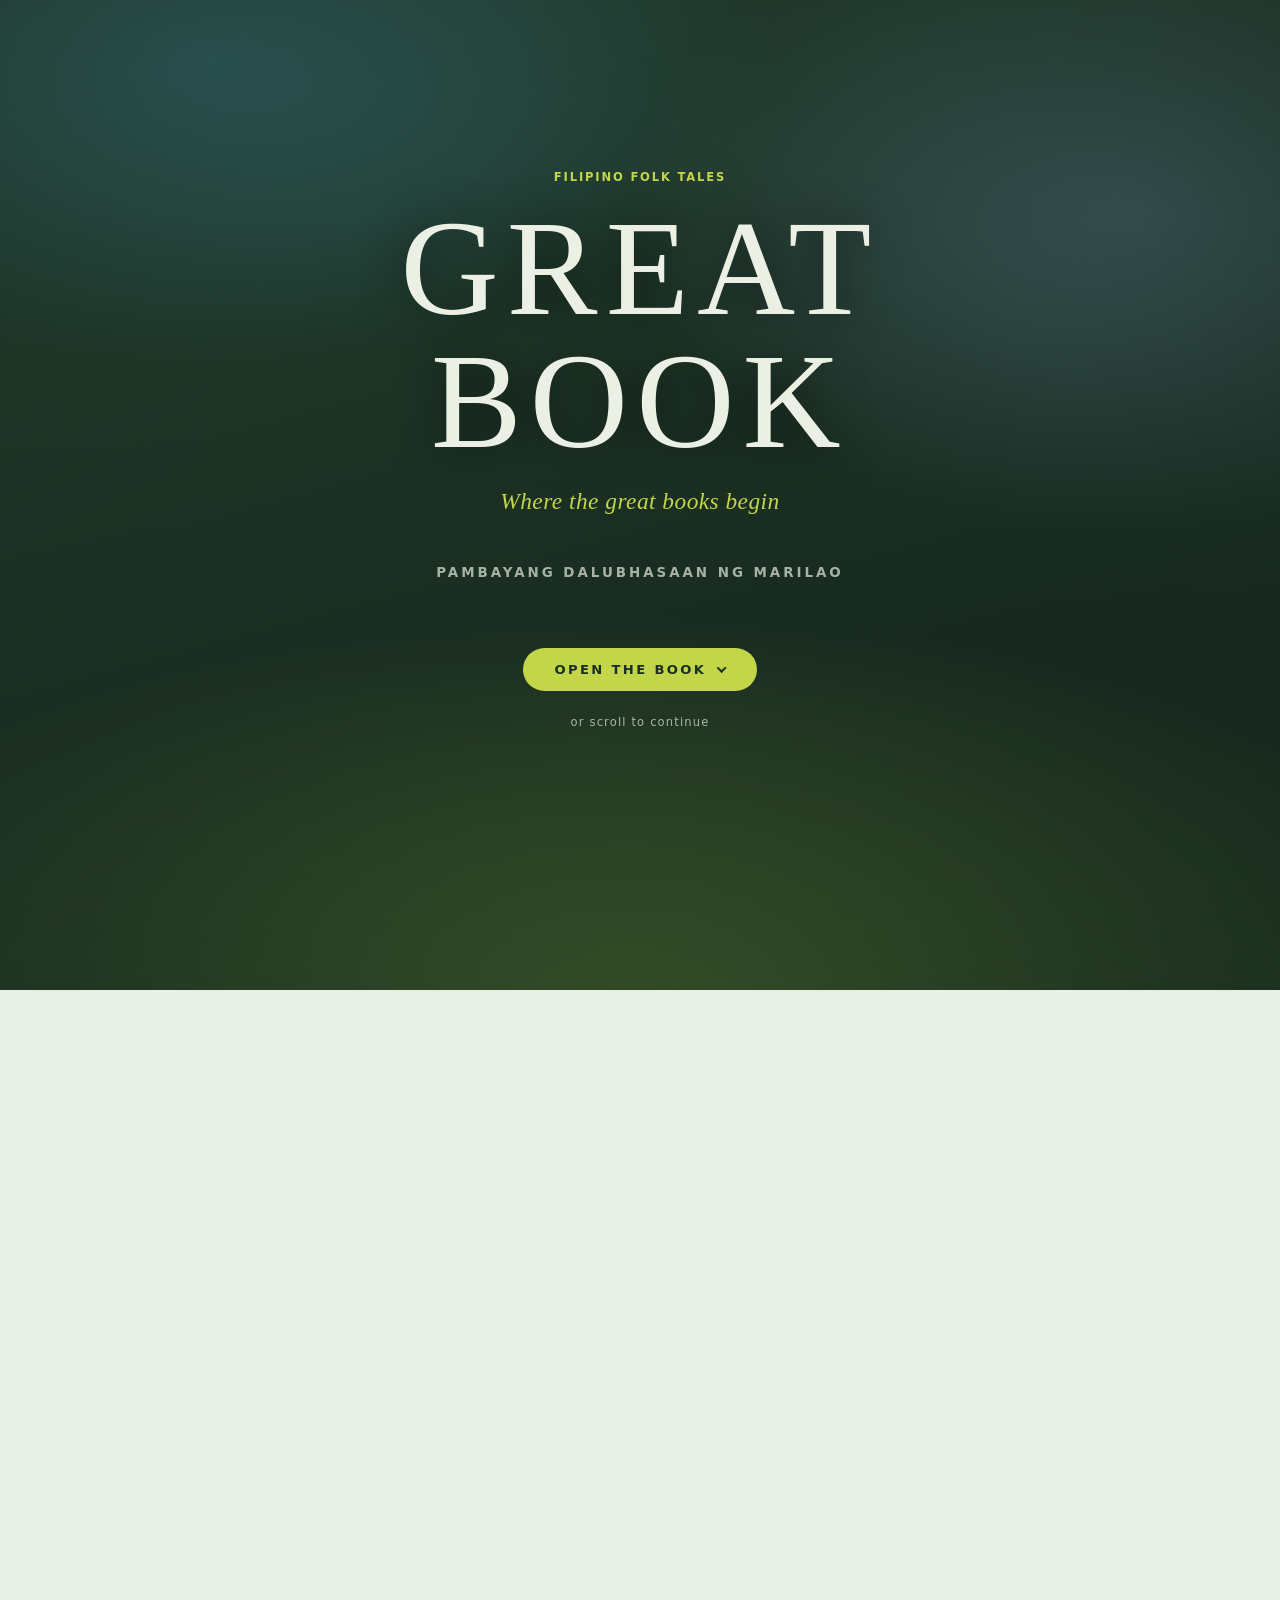
<file: index.html>
<!DOCTYPE html>
<html lang="en" class="no-js">
<head>
<meta charset="utf-8">
<meta name="viewport" content="width=device-width, initial-scale=1">
<title>GREAT BOOK, Filipino Folk Tales</title>
<meta name="description" content="A collection of Filipino folk tales, with illustrations, narration, and a short quiz for each story.">

<link rel="stylesheet" href="./css/base.css">
<link rel="stylesheet" href="./css/cover.css">
<link rel="stylesheet" href="./css/intro.css">
<link rel="stylesheet" href="./css/toc.css">

<!-- =========================================================================
     PRE-PAINT SCRIPT, must stay inline and must stay in <head>.

     Three things have to be decided before the first frame is drawn:

     1. scrollRestoration = 'manual'
        Otherwise a reload restores the previous scroll position, dropping the
        visitor into the middle of the intro with the cover never having played.
        Setting this at the end of <body> is too late, the browser may have
        already restored by then.

     2. cover vs deep link
        Every story page's back button points at index.html#toc. If a fragment
        is present, the cover must never appear and the scroll lock must never
        be applied, or the lock swallows the browser's own fragment scroll and
        the grader gets the cover animation on every single return trip.

     3. the .js class
        CSS only hides the intro panels for their fade-in when JS is confirmed
        alive. If scripting is off, everything is simply visible.
     ====================================================================== -->
<script>
(function () {
  var root = document.documentElement;
  root.className = root.className.replace('no-js', 'js');

  if ('scrollRestoration' in window.history) {
    window.history.scrollRestoration = 'manual';
  }

  var deepLink = window.location.hash.length > 1;
  root.classList.add(deepLink ? 'deep-link' : 'cover-active');
})();
</script>
</head>

<body>

<a class="skip-link" href="#toc">Skip to the table of contents</a>

<!-- ======================================================================
     COVER
     Fixed overlay above everything, outside the document flow. Advances on
     any interaction; the button is the accessible, touch-obvious route.
     ====================================================================== -->
<div id="cover" class="cover" role="region" aria-label="Cover">
  <div class="cover__bg" aria-hidden="true"></div>

  <!-- The exit transition. Both layers are inert and invisible until the
       cover is dismissed; js/cover-fx.js drives them, and if WebGL is
       unavailable or motion is reduced it never touches them at all and the
       cover falls back to the plain opacity fade. Stacking inside .cover:
       bg 0, content 1, petals 2, veil 3, motes 4, in that order, which is
       also the order they are written below. The veil is UNDER the motes on
       purpose: the black is the stage the swirls play on, not a curtain over
       them. The two canvases cannot be one, because the petals multiply and
       the motes add and those want opposite clear colours. See the header of
       js/cover-fx.js. -->
  <canvas class="cover__fx" id="cover-fx" aria-hidden="true"></canvas>
  <div class="cover__veil" id="cover-veil" aria-hidden="true"></div>
  <canvas class="cover__motes" id="cover-motes" aria-hidden="true"></canvas>

  <div class="cover__inner">
    <p class="eyebrow eyebrow--on-dark">Filipino Folk Tales</p>
    <h1 class="cover__title">GREAT BOOK</h1>
    <p class="cover__subtitle">Where the great books begin</p>
    <p class="cover__school">Pambayang Dalubhasaan ng Marilao</p>

    <button type="button" class="cover__enter" id="cover-enter">
      Open the Book
    </button>

    <span class="cover__hint">or scroll to continue</span>
  </div>
</div>

<!-- The bloom: the third movement of the cover's exit, and the reason it sits
     OUT HERE rather than inside #cover above. It plays after the swirls, by
     which point the cover is all but faded and a quarter-second from being
     hidden, anything parented to it would be taken off the screen by the
     fade instead of by the wind. So it is a sibling, fixed, stacked above the
     cover, and it never takes a click. js/cover-fx.js unhides it when the
     swirls end and hides it again when the last flower leaves the frame; if
     WebGL is unavailable, or motion is reduced, nothing ever touches it and
     it stays hidden for the life of the page. -->
<canvas class="bloom" id="cover-bloom" aria-hidden="true" hidden></canvas>

<main>

  <!-- ====================================================================
       INTRO, five panels riding over a slower backdrop.
       Section height is set by --intro-screens in css/intro.css, not by how
       much text happens to be in the panels.
       ==================================================================== -->
  <section id="intro" class="intro" aria-label="Introduction">

    <!-- layer 0: sticky, therefore bounded by this section. It stops
         existing at the TOC with no cleanup code. -->
    <div class="intro__bg-sticky" aria-hidden="true">
      <div class="intro__bg" id="intro-bg"></div>
    </div>

    <!-- layer 2: normal flow, rate 1.0 -->
    <div class="intro__panels">

      <article class="intro__panel">
        <span class="intro__panel-num">Introduction</span>
        <h2>A book of stories that came first.</h2>
        <p>
          Long before paper and printing presses, these tales were passed from
          mouth to mouth, from grandparents to grandchildren, beside the cooking
          fire and under the mango trees. They are the stories that shaped how we
          see the world, and the ground every great book after them was built on.
        </p>
        <span class="intro__scroll-cue">Scroll</span>
      </article>

      <article class="intro__panel">
        <span class="intro__panel-num">01, The Collection</span>
        <h2>Fables and legends from the Philippines.</h2>
        <p>
          Every story here is drawn from the culture, traditions, and customs of
          a different corner of the country. These are not only stories for
          children, they are a record of who we are as a people.
        </p>
      </article>

      <article class="intro__panel">
        <span class="intro__panel-num">02, The Illustrations</span>
        <h2>Each tale is drawn by its own group.</h2>
        <p>
          Every story carries original artwork made by the members of the group
          that wrote it. The illustrator is named beneath each picture, alongside
          the writer and the narrator.
        </p>
      </article>

      <article class="intro__panel">
        <span class="intro__panel-num">03, The Narration</span>
        <h2>You can listen to every story.</h2>
        <p>
          Each page carries a recorded narration. Press play and let the story be
          read to you, the way it was always meant to be heard.
        </p>
      </article>

      <article class="intro__panel">
        <span class="intro__panel-num">04, The Quiz</span>
        <h2>And at the end, a short test.</h2>
        <p>
          Every story is followed by a brief quiz to check what you took from it.
          Five questions, answered right here on the page, scored the moment you
          finish. Let's begin.
        </p>
      </article>

    </div>
  </section>

  <!-- ====================================================================
       TABLE OF CONTENTS
       Opaque background, this is where the backdrop abruptly clips to white.
       Both the marquee and the plain index are built by js/toc.js from
       window.STORIES.
       ==================================================================== -->
  <section id="toc" class="toc" aria-label="Table of Contents" tabindex="-1">
    <div class="toc__grid">

      <div class="toc__col">
        <div class="toc__head">
          <p class="eyebrow">Table of Contents</p>
          <h2>The Stories</h2>
          <p>
            Pick a story from the list, or browse the strip beside it. The strip
            loops, so it never runs out.
          </p>
        </div>

        <nav class="toc__index" id="story-index" aria-label="Full list of stories">
          <!-- populated by js/toc.js -->
        </nav>

        <div class="toc__closing">
          <a class="cta cta--ghost" href="./closing.html">Read the Closing Message →</a>
        </div>
      </div>

      <!-- Vertical, and it loops forever. js/toc.js renders the story list
           three times over and keeps the scroll position parked in the middle
           copy, so there is no edge to hit in either direction. -->
      <div class="marquee" id="marquee" role="group" aria-label="Stories, looping strip">
        <div class="marquee__track" id="marquee-track"></div>
      </div>

    </div>
  </section>

</main>

<!-- GB:FOOTER:START, generated by tools/build-pages.ps1, do not edit by hand -->
<footer class="site-footer">
  <div class="site-footer__inner">
    <div>
      <p class="site-footer__title">GREAT BOOK</p>
      <p>Filipino Folk Tales, Illustrated and Narrated</p>
    </div>
    <div>
      <dl>
        <dt>School</dt>
        <dd>Pambayang Dalubhasaan ng Marilao</dd>
        <dt>Course</dt>
        <dd>TM11A</dd>
      </dl>
    </div>
    <div>
      <dl>
        <dt>Instructor</dt>
        <dd>Josh Bernardo</dd>
        <dt>Academic Year</dt>
        <dd>2026-2027</dd>
        <dt>Website by</dt>
        <dd>Christalyn Calamanan</dd>
      </dl>
    </div>
  </div>
</footer>
<!-- GB:FOOTER:END -->

<!-- Classic scripts only. No type="module" anywhere in this project. -->
<script src="./stories.js"></script>
<script src="./js/scroll.js"></script>
<script src="./js/cover-fx.js"></script>
<script src="./js/cover.js"></script>
<script src="./js/toc.js"></script>

</body>
</html>
</file>
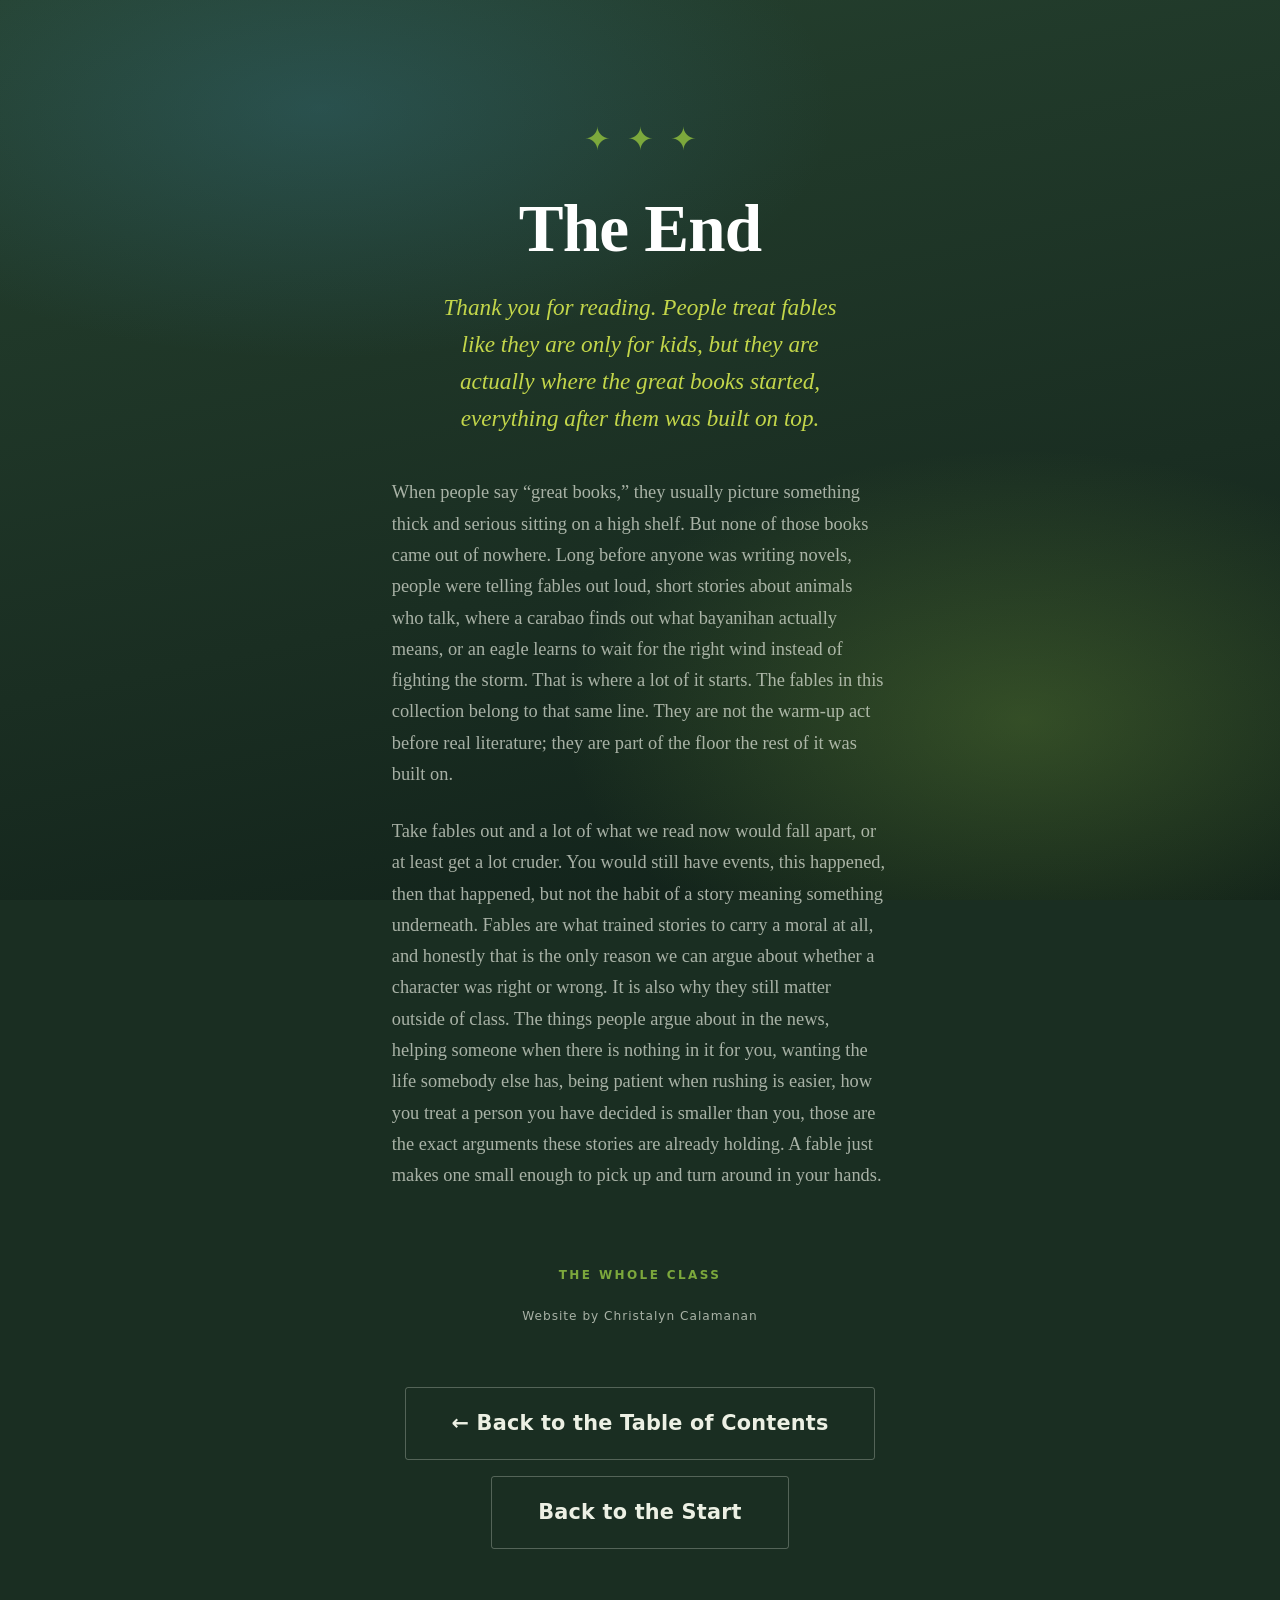
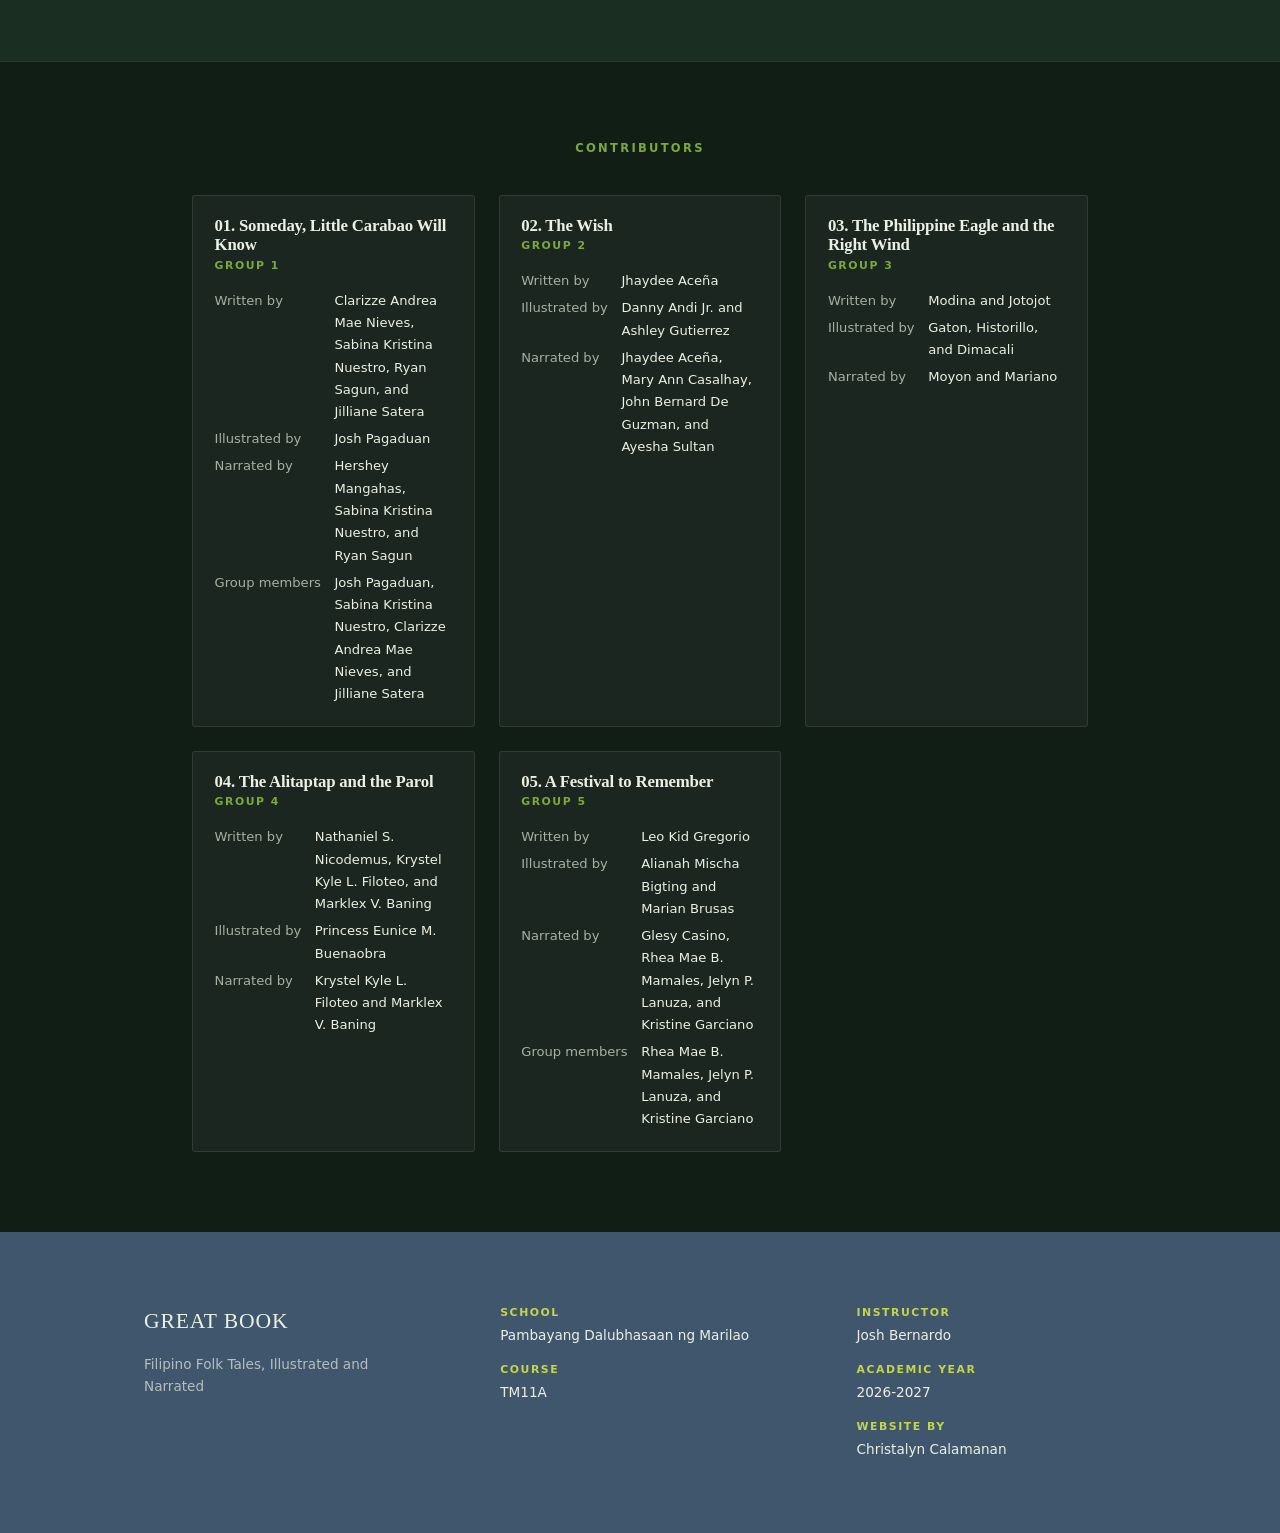
<file: closing.html>
<!DOCTYPE html>
<html lang="en" class="no-js">
<head>
<meta charset="utf-8">
<meta name="viewport" content="width=device-width, initial-scale=1">
<title>Closing Message, GREAT BOOK</title>
<meta name="description" content="Closing message and credits for GREAT BOOK.">

<link rel="stylesheet" href="./css/base.css">
<link rel="stylesheet" href="./css/closing.css">

<script>
(function () {
  var root = document.documentElement;
  root.className = root.className.replace('no-js', 'js');
}());
</script>
</head>

<body class="closing-page">

<a class="skip-link" href="#closing-main">Skip to content</a>

<div class="closing-bg" aria-hidden="true"></div>

<main class="closing" id="closing-main">

  <p class="closing__mark" aria-hidden="true">✦✦✦</p>

  <h1 class="closing__title">The End</h1>

  <p class="closing__lede">
    Thank you for reading. People treat fables like they are only for kids, but
    they are actually where the great books started, everything after them was
    built on top.
  </p>

  <div class="closing__body">
    <p>
      When people say &ldquo;great books,&rdquo; they usually picture something
      thick and serious sitting on a high shelf. But none of those books came
      out of nowhere. Long before anyone was writing novels, people were
      telling fables out loud, short stories about animals who talk,
      where a carabao finds out what bayanihan actually means, or an eagle
      learns to wait for the right wind instead of fighting the storm. That is
      where a lot of it starts. The fables in this collection belong to that
      same line. They are not the warm-up act before real literature; they are
      part of the floor the rest of it was built on.
    </p>
    <p>
      Take fables out and a lot of what we read now would fall apart, or at
      least get a lot cruder. You would still have events, this
      happened, then that happened, but not the habit of a story meaning
      something underneath. Fables are what trained stories to carry a moral at
      all, and honestly that is the only reason we can argue about whether a
      character was right or wrong. It is also why they still matter outside of
      class. The things people argue about in the news, helping someone
      when there is nothing in it for you, wanting the life somebody else has,
      being patient when rushing is easier, how you treat a person you have
      decided is smaller than you, those are the exact arguments these
      stories are already holding. A fable just makes one small enough to pick
      up and turn around in your hands.
    </p>
  </div>

  <p class="closing__signoff">The Whole Class</p>
  <p class="closing__webcredit">Website by Christalyn Calamanan</p>

  <div class="closing__actions">
    <a class="cta cta--ghost" href="./index.html#toc">← Back to the Table of Contents</a>
    <a class="cta cta--ghost" href="./index.html">Back to the Start</a>
  </div>

</main>

<!-- Credits, built from window.STORIES so per-member attribution can never
     drift out of sync with the story pages. -->
<section class="credits" aria-label="Credits">
  <div class="credits__inner">
    <h2>Contributors</h2>
    <div class="credits__grid" id="credits-grid"></div>
  </div>
</section>

<!-- GB:FOOTER:START, generated by tools/build-pages.ps1, do not edit by hand -->
<footer class="site-footer">
  <div class="site-footer__inner">
    <div>
      <p class="site-footer__title">GREAT BOOK</p>
      <p>Filipino Folk Tales, Illustrated and Narrated</p>
    </div>
    <div>
      <dl>
        <dt>School</dt>
        <dd>Pambayang Dalubhasaan ng Marilao</dd>
        <dt>Course</dt>
        <dd>TM11A</dd>
      </dl>
    </div>
    <div>
      <dl>
        <dt>Instructor</dt>
        <dd>Josh Bernardo</dd>
        <dt>Academic Year</dt>
        <dd>2026-2027</dd>
        <dt>Website by</dt>
        <dd>Christalyn Calamanan</dd>
      </dl>
    </div>
  </div>
</footer>
<!-- GB:FOOTER:END -->

<script src="./stories.js"></script>
<script src="./js/closing.js"></script>

</body>
</html>
</file>
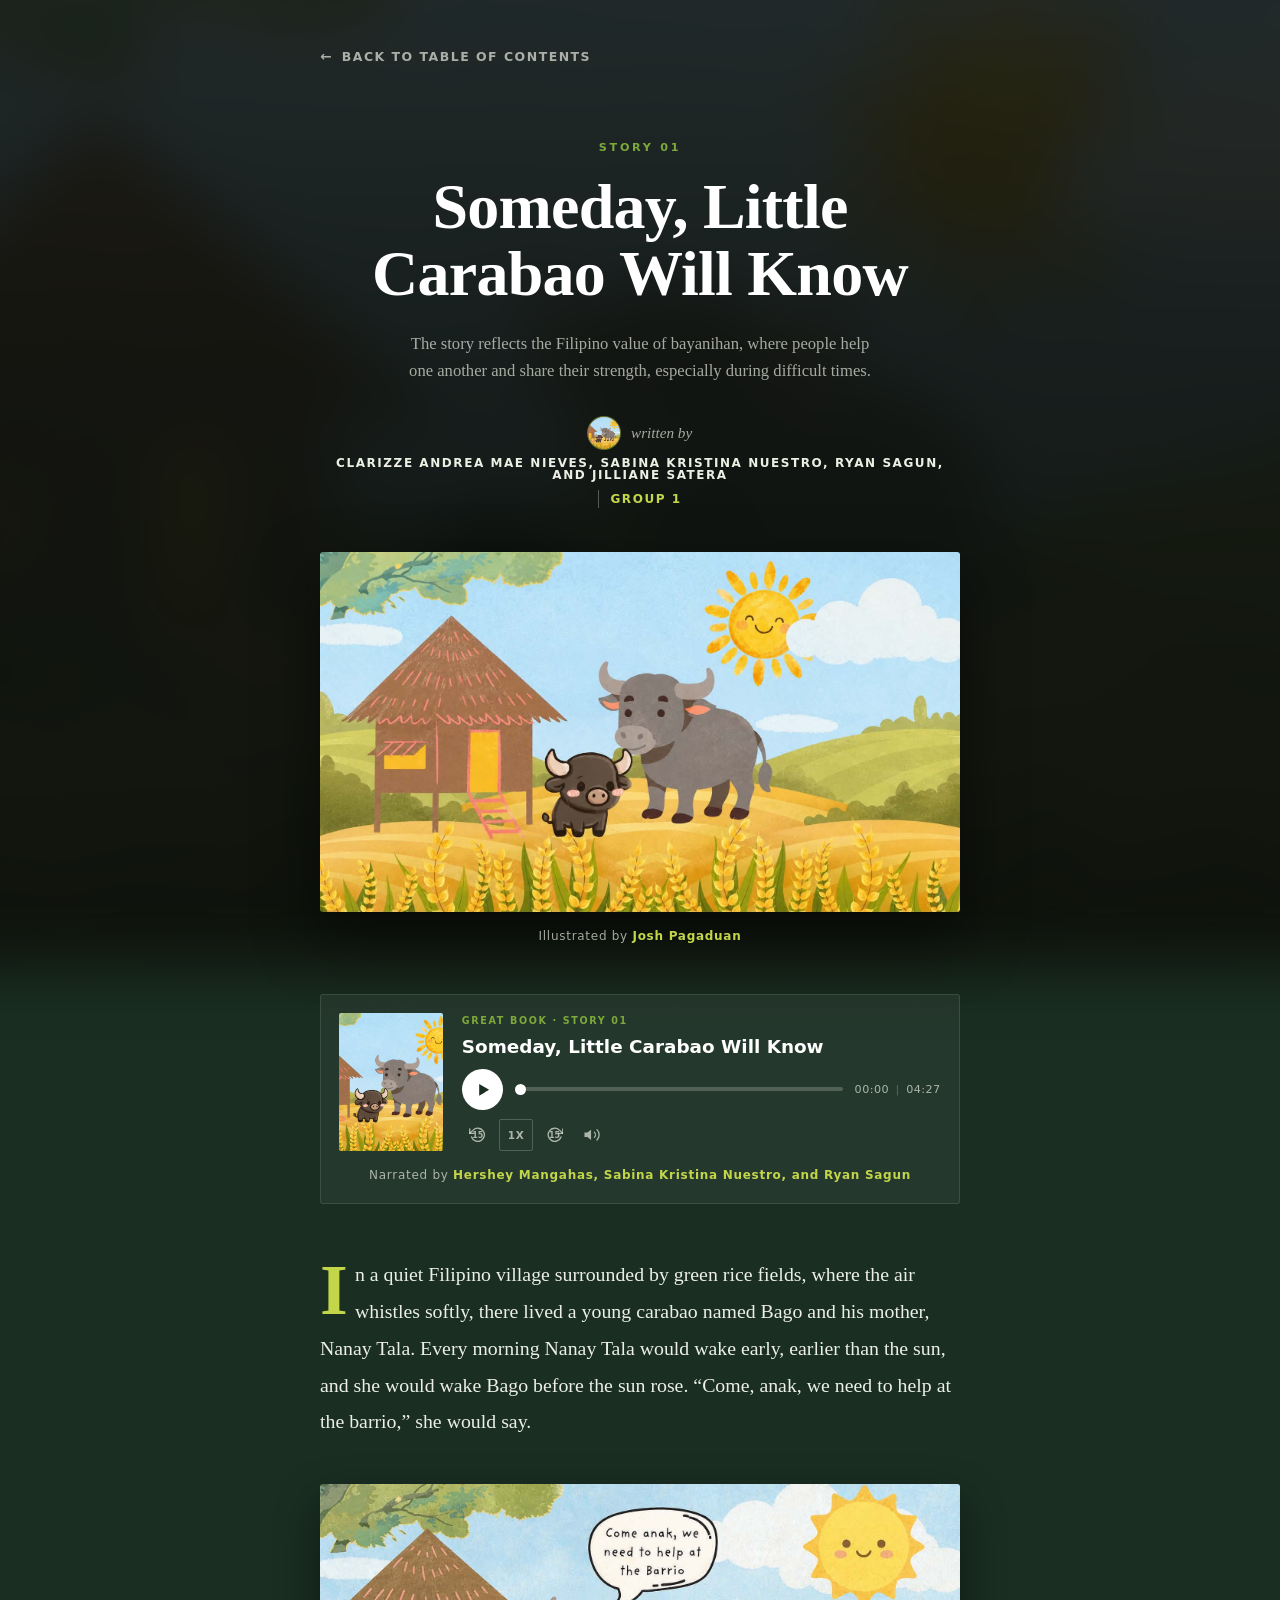
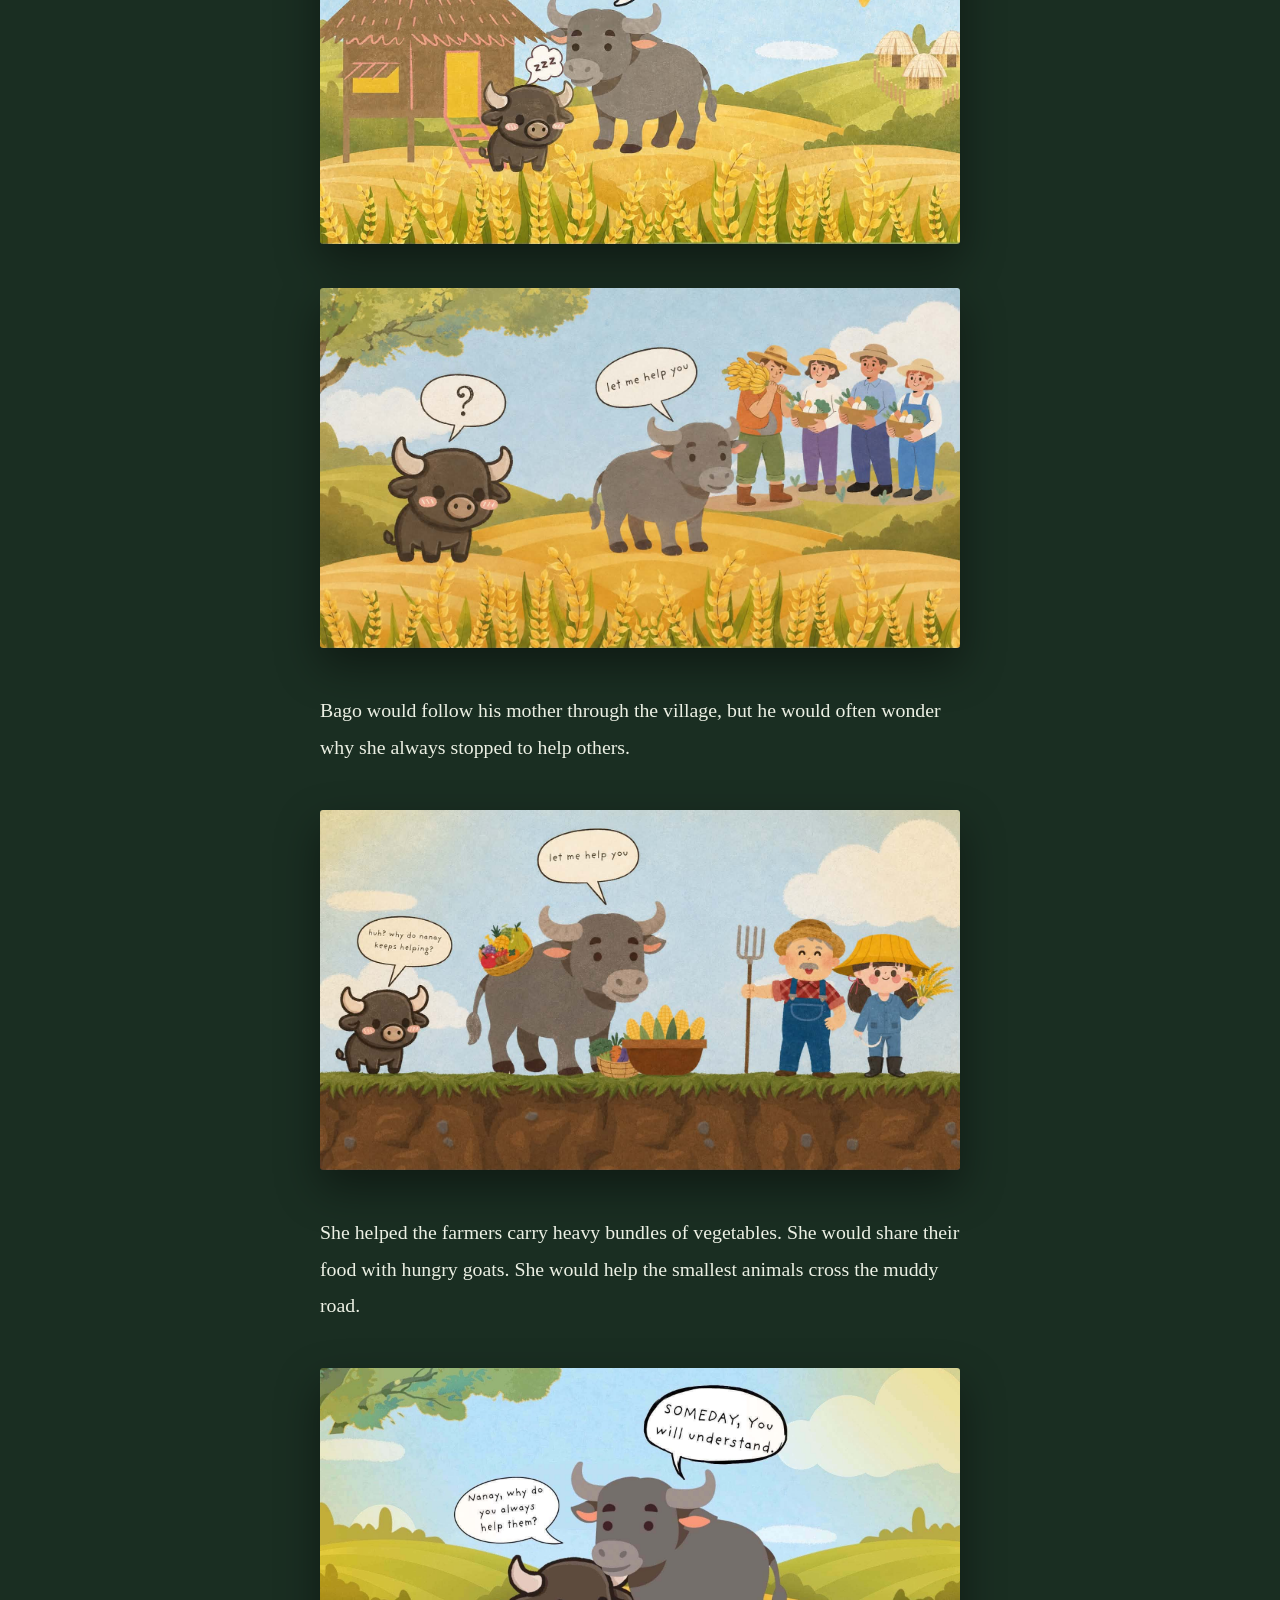
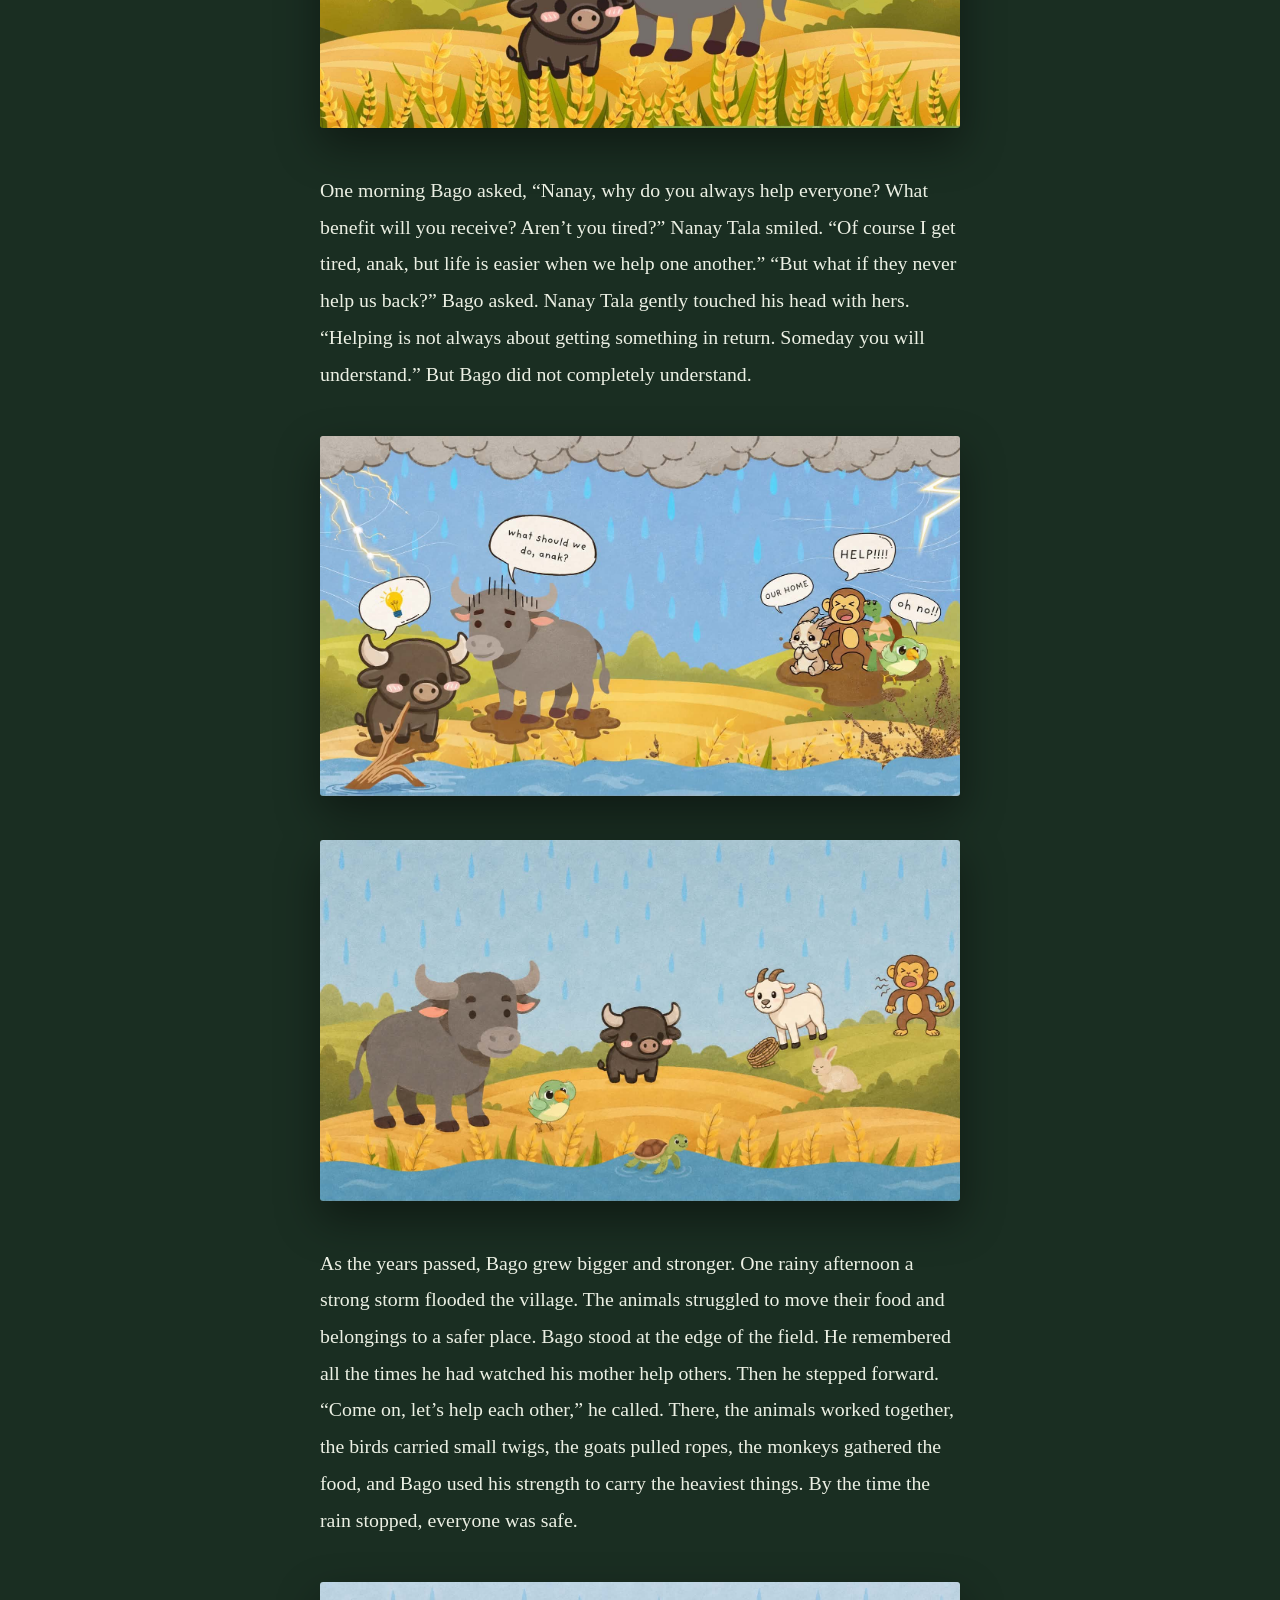
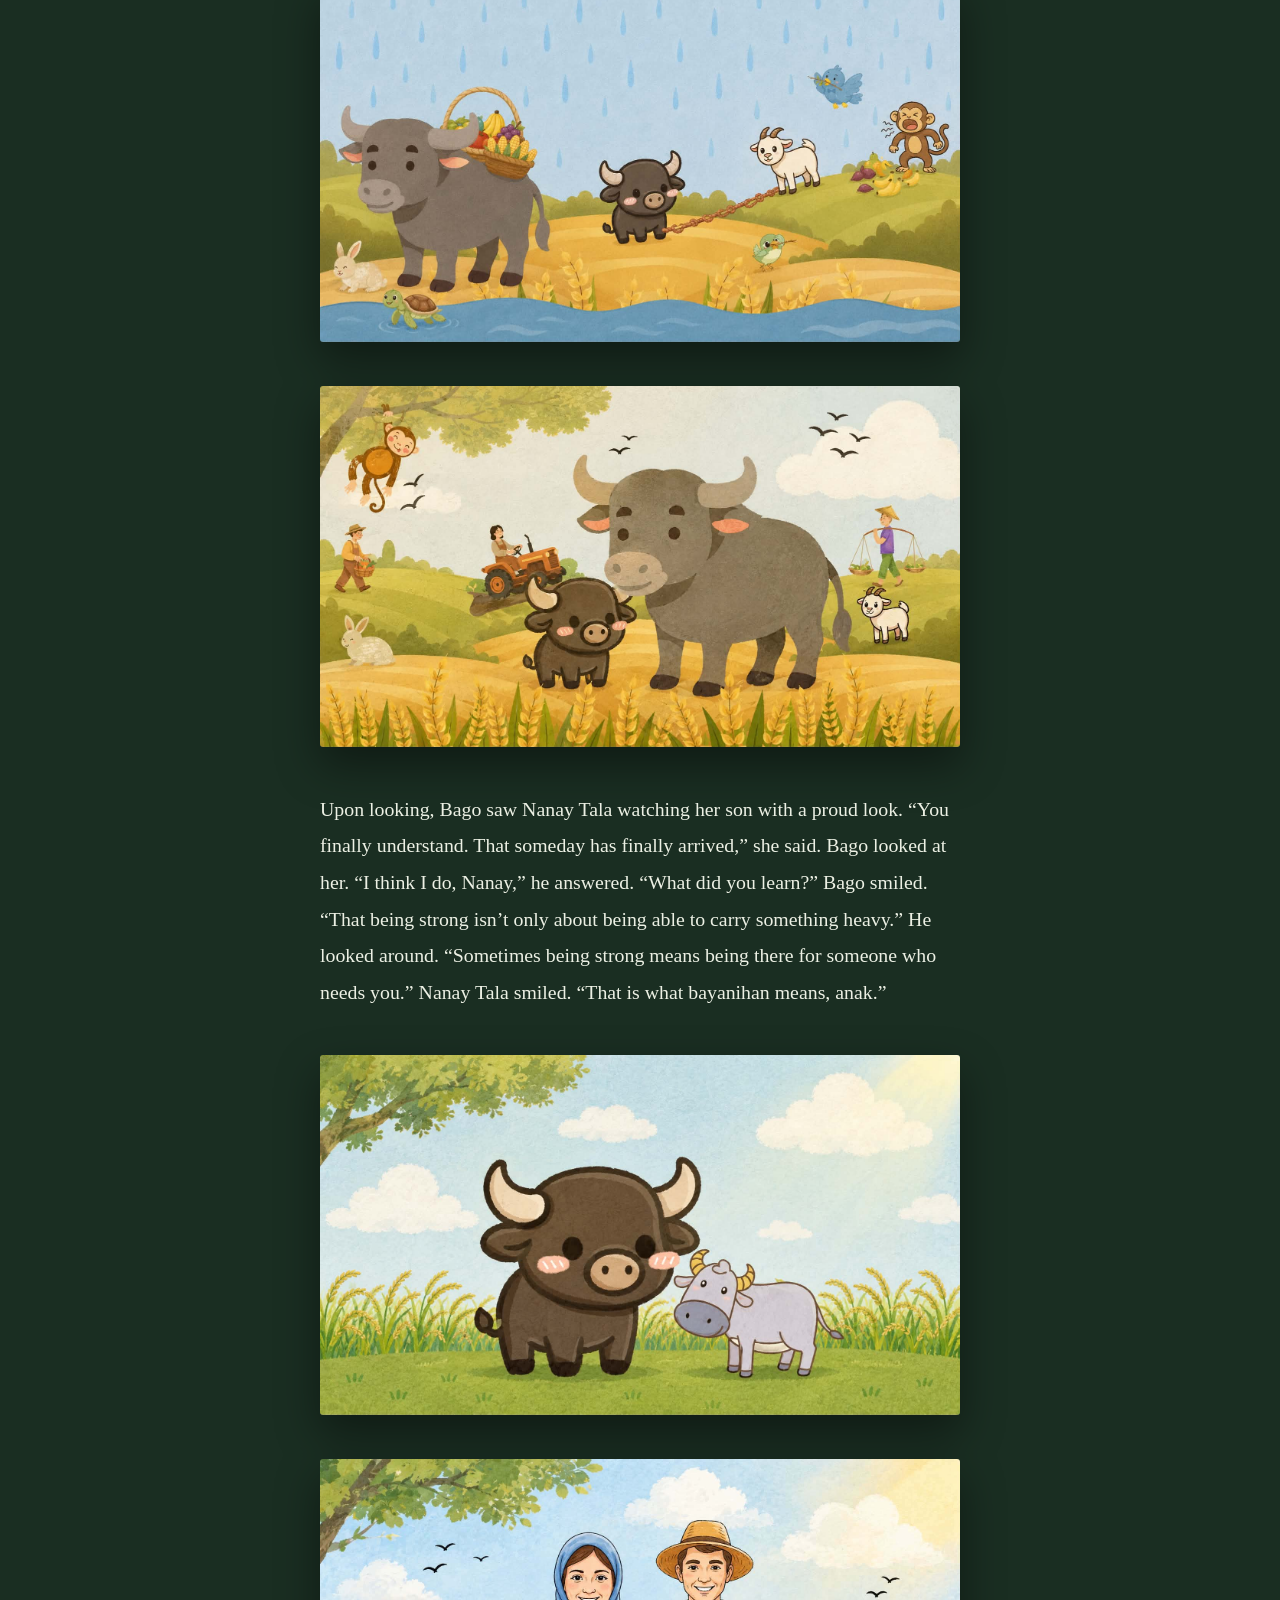
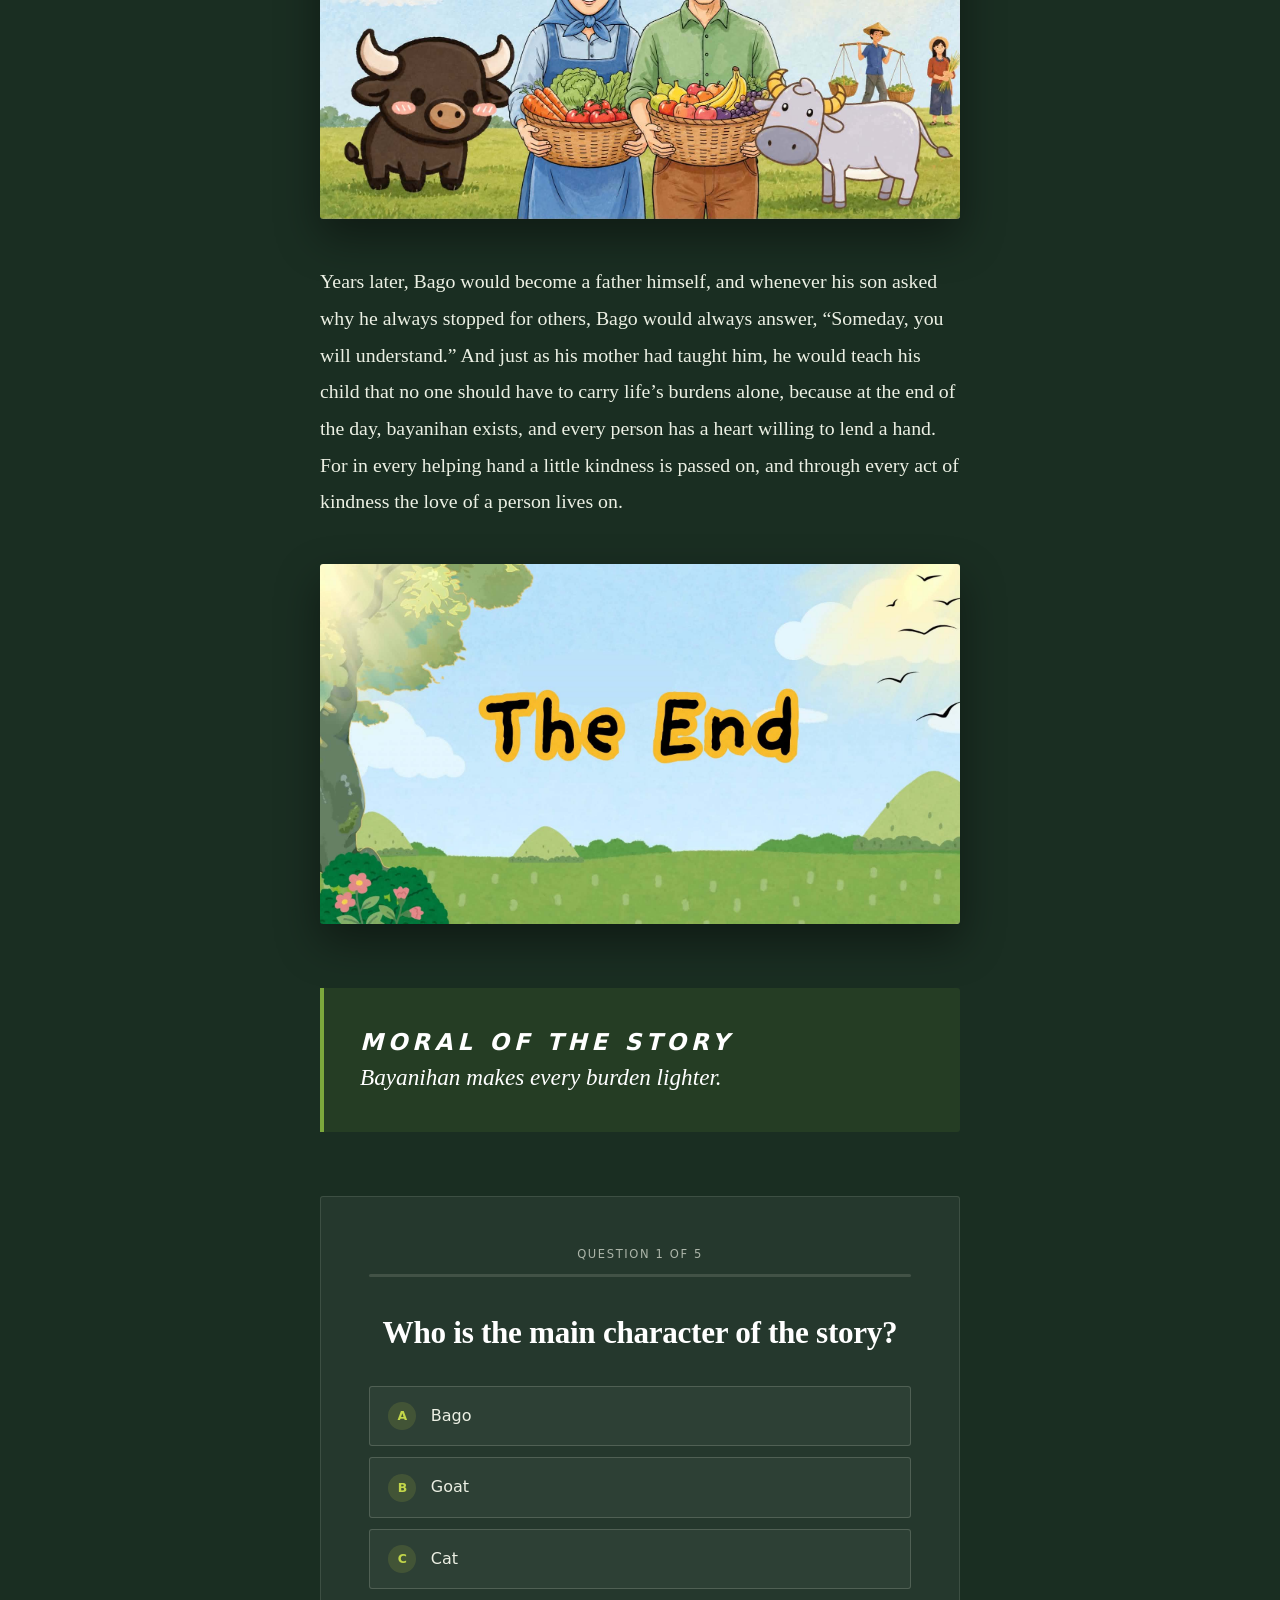
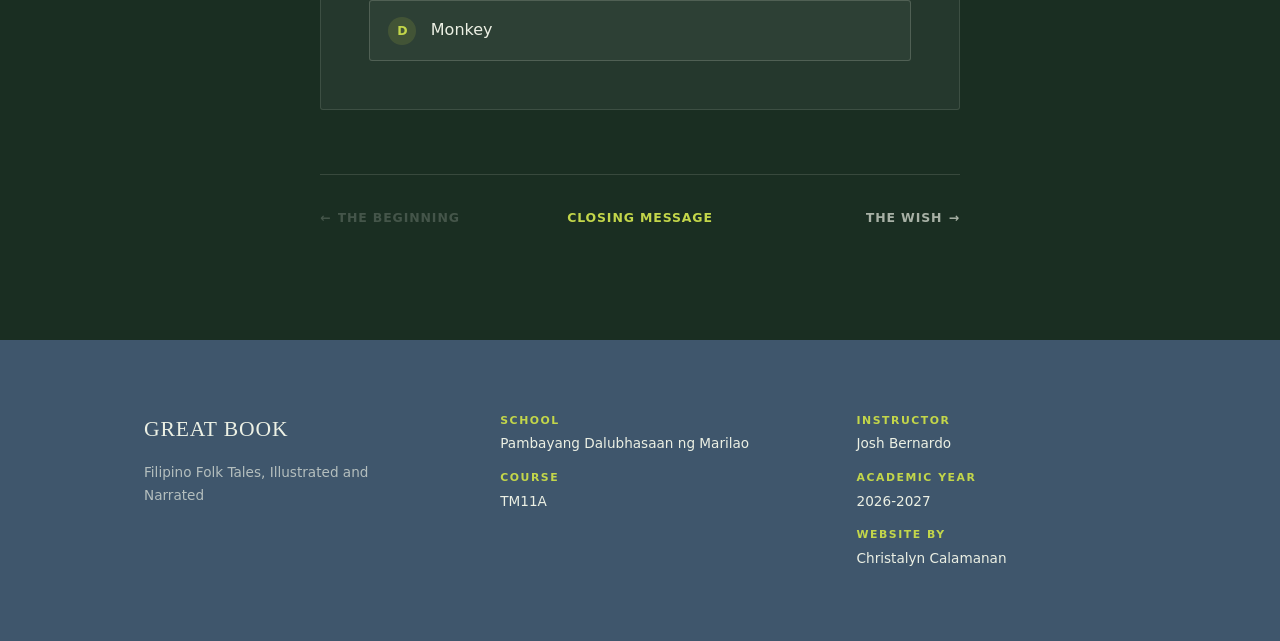
<file: story-01.html>
<!DOCTYPE html>
<html lang="en" class="no-js">
<head>
<meta charset="utf-8">
<meta name="viewport" content="width=device-width, initial-scale=1">
<title>Someday, Little Carabao Will Know, GREAT BOOK</title>
<meta name="description" content="Someday, Little Carabao Will Know, Group 1. From GREAT BOOK, a collection of Filipino folk tales.">

<link rel="stylesheet" href="./css/base.css">
<link rel="stylesheet" href="./css/story.css">

<script>
(function () {
  var root = document.documentElement;
  root.className = root.className.replace('no-js', 'js');
}());
</script>
</head>

<body class="story-page">

<a class="skip-link" href="#story-main">Skip to the story</a>

<!-- The story's own illustration, blurred and dimmed in CSS. No WebGL, no
     video, a file:// page cannot sample either into a texture anyway. -->
<div class="story-bg" style="background-image: url('./assets/img/01.jpg');" aria-hidden="true"></div>

<div class="story">

  <!-- Returns to the TOC POSITION, not the cover. index.html's pre-paint
       script sees the fragment and skips the cover entirely. -->
  <a class="story__back" href="./index.html#toc">Back to Table of Contents</a>

  <main id="story-main">

    <header class="story__head">
      <p class="story__number">Story 01</p>

      <h1 class="story__title">
        Someday, Little Carabao Will Know
        <span class="story__title-alt"></span>
      </h1>
      <p class="story__subtitle">The story reflects the Filipino value of bayanihan, where people help one another and share their strength, especially during difficult times.</p>

      <!-- One row, two brief requirements: the writer's credit, and the group
           name the plan asks for as "Title with Group Name". -->
      <p class="story__byline">
        <span class="story__avatar" style="background-image: url('./assets/img/01.jpg');" aria-hidden="true"></span>
        <em class="story__byline-by">written by</em>
        <span class="story__byline-name">Clarizze Andrea Mae Nieves, Sabina Kristina Nuestro, Ryan Sagun, and Jilliane Satera</span>
        <span class="story__byline-rule" aria-hidden="true"></span>
        <span class="story__byline-group">Group 1</span>
      </p>
    </header>

    <figure class="story__figure">
      <img src="./assets/img/01.jpg" alt="Illustration for Someday, Little Carabao Will Know" decoding="async">
      <figcaption>Illustrated by <strong>Josh Pagaduan</strong></figcaption>
    </figure>

    <!-- Narration. Two players live here and the build keeps exactly one.

         For an mp3: the custom transport is the mockup's, and the native
         <audio> under it is the engine AND the no-JS fallback, so the controls
         are only swapped once js/story.js has actually taken over.

         For a video: native controls only, in the video block below. -->
    <div class="story__audio">

      <div class="player">
        <span class="player__art" style="background-image: url('./assets/img/01.jpg');" aria-hidden="true"></span>

        <div class="player__main">
          <p class="player__eyebrow">Great Book &middot; Story 01</p>
          <p class="player__name">Someday, Little Carabao Will Know</p>

          <div class="player__transport">
            <button class="player__play" type="button" aria-label="Play narration">
              <svg class="player__icon player__icon--play" viewBox="0 0 24 24" aria-hidden="true" focusable="false">
                <path d="M8 5.5v13l11-6.5z" fill="currentColor"></path>
              </svg>
              <svg class="player__icon player__icon--pause" viewBox="0 0 24 24" aria-hidden="true" focusable="false">
                <path d="M8 5h3v14H8zM13 5h3v14h-3z" fill="currentColor"></path>
              </svg>
            </button>

            <input class="player__seek" type="range" min="0" max="100" step="0.01" value="0"
                   aria-label="Seek through the narration" disabled>

            <p class="player__time">
              <span class="player__elapsed">00:00</span>
              <span class="player__time-sep" aria-hidden="true">|</span>
              <span class="player__duration">--:--</span>
            </p>
          </div>

          <div class="player__minor">
            <button class="player__skip" type="button" data-seek="-15" aria-label="Back 15 seconds">
              <svg viewBox="0 0 24 24" aria-hidden="true" focusable="false">
                <polyline points="1 4 1 10 7 10"></polyline>
                <path d="M3.51 15a9 9 0 1 0 2.13-9.36L1 10"></path>
              </svg>
              <b>15</b>
            </button>

            <button class="player__rate" type="button" aria-label="Playback speed">1x</button>

            <button class="player__skip" type="button" data-seek="15" aria-label="Forward 15 seconds">
              <svg viewBox="0 0 24 24" aria-hidden="true" focusable="false">
                <polyline points="23 4 23 10 17 10"></polyline>
                <path d="M20.49 15a9 9 0 1 1-2.12-9.36L23 10"></path>
              </svg>
              <b>15</b>
            </button>

            <button class="player__mute" type="button" aria-label="Mute narration">
              <svg class="player__icon player__icon--loud" viewBox="0 0 24 24" aria-hidden="true" focusable="false">
                <polygon points="11 5 6 9 2 9 2 15 6 15 11 19 11 5"></polygon>
                <path d="M19.07 4.93a10 10 0 0 1 0 14.14M15.54 8.46a5 5 0 0 1 0 7.07"></path>
              </svg>
              <svg class="player__icon player__icon--muted" viewBox="0 0 24 24" aria-hidden="true" focusable="false">
                <polygon points="11 5 6 9 2 9 2 15 6 15 11 19 11 5"></polygon>
                <line x1="23" y1="9" x2="17" y2="15"></line>
                <line x1="17" y1="9" x2="23" y2="15"></line>
              </svg>
            </button>
          </div>
        </div>
      </div>

      <audio class="player__audio" controls preload="metadata" src="./assets/audio/01.mp3">
        Your browser does not support the audio player.
      </audio>

      <p class="story__audio-missing">
        The narration for this story has not been recorded yet.
      </p>

      <p class="player__credit">Narrated by <strong>Hershey Mangahas, Sabina Kristina Nuestro, and Ryan Sagun</strong></p>
    </div>

    <div class="story__body">
      <p>In a quiet Filipino village surrounded by green rice fields, where the air whistles softly, there lived a young carabao named Bago and his mother, Nanay Tala. Every morning Nanay Tala would wake early, earlier than the sun, and she would wake Bago before the sun rose. “Come, anak, we need to help at the barrio,” she would say.</p>
      <figure class="story__panel">
        <img src="./assets/img/01-s2.jpg" alt="Nanay Tala calls “Come anak, we need to help at the Barrio” while Bago dozes beside the nipa hut in the rice field." loading="lazy" decoding="async">
      </figure>
      <figure class="story__panel">
        <img src="./assets/img/01-s3.jpg" alt="Nanay Tala says “let me help you” to four villagers holding baskets of produce, while a question mark hangs over Bago’s head." loading="lazy" decoding="async">
      </figure>
      <p>Bago would follow his mother through the village, but he would often wonder why she always stopped to help others.</p>
      <figure class="story__panel">
        <img src="./assets/img/01-s4.jpg" alt="Bago wonders “huh? why do nanay keeps helping?” as Nanay Tala offers “let me help you” to a farmer and a young rice picker." loading="lazy" decoding="async">
      </figure>
      <p>She helped the farmers carry heavy bundles of vegetables. She would share their food with hungry goats. She would help the smallest animals cross the muddy road.</p>
      <figure class="story__panel">
        <img src="./assets/img/01-s5.jpg" alt="Bago asks “Nanay, why do you always help them?” and Nanay Tala answers “Someday, you will understand.”" loading="lazy" decoding="async">
      </figure>
      <p>One morning Bago asked, “Nanay, why do you always help everyone? What benefit will you receive? Aren’t you tired?” Nanay Tala smiled. “Of course I get tired, anak, but life is easier when we help one another.” “But what if they never help us back?” Bago asked. Nanay Tala gently touched his head with hers. “Helping is not always about getting something in return. Someday you will understand.” But Bago did not completely understand.</p>
      <figure class="story__panel">
        <img src="./assets/img/01-s6.jpg" alt="Lightning over the flooding field. Nanay Tala asks “what should we do, anak?” as an idea lights up above Bago and the rabbit, monkey, turtle and bird call for help from the last dry ground." loading="lazy" decoding="async">
      </figure>
      <figure class="story__panel">
        <img src="./assets/img/01-s7.jpg" alt="Rain falls across the field and the animals scatter, a basket spilled beside the goat and the monkey crying out." loading="lazy" decoding="async">
      </figure>
      <p>As the years passed, Bago grew bigger and stronger. One rainy afternoon a strong storm flooded the village. The animals struggled to move their food and belongings to a safer place. Bago stood at the edge of the field. He remembered all the times he had watched his mother help others. Then he stepped forward. “Come on, let’s help each other,” he called. There, the animals worked together, the birds carried small twigs, the goats pulled ropes, the monkeys gathered the food, and Bago used his strength to carry the heaviest things. By the time the rain stopped, everyone was safe.</p>
      <figure class="story__panel">
        <img src="./assets/img/01-s8.jpg" alt="The animals work together in the rain: Bago hauls a chain with the goat, the birds carry twigs, and Nanay Tala carries the heaviest basket." loading="lazy" decoding="async">
      </figure>
      <figure class="story__panel">
        <img src="./assets/img/01-s9.jpg" alt="Mother and son out in the barrio, among a farmer with a basket, a woman on a tractor, a man carrying vegetables on a shoulder pole, a monkey, a rabbit and a goat." loading="lazy" decoding="async">
      </figure>
      <p>Upon looking, Bago saw Nanay Tala watching her son with a proud look. “You finally understand. That someday has finally arrived,” she said. Bago looked at her. “I think I do, Nanay,” he answered. “What did you learn?” Bago smiled. “That being strong isn’t only about being able to carry something heavy.” He looked around. “Sometimes being strong means being there for someone who needs you.” Nanay Tala smiled. “That is what bayanihan means, anak.”</p>
      <figure class="story__panel">
        <img src="./assets/img/01-s10.jpg" alt="Bago, now grown, stands in the rice field beside a small pale carabao." loading="lazy" decoding="async">
      </figure>
      <figure class="story__panel">
        <img src="./assets/img/01-s11.jpg" alt="A farmer and his wife carry heavy baskets of vegetables and fruit past Bago and a small pale carabao." loading="lazy" decoding="async">
      </figure>
      <p>Years later, Bago would become a father himself, and whenever his son asked why he always stopped for others, Bago would always answer, “Someday, you will understand.” And just as his mother had taught him, he would teach his child that no one should have to carry life’s burdens alone, because at the end of the day, bayanihan exists, and every person has a heart willing to lend a hand. For in every helping hand a little kindness is passed on, and through every act of kindness the love of a person lives on.</p>
      <figure class="story__panel">
        <img src="./assets/img/01-s12.jpg" alt="The End, painted in the sky above the green field and the flowering bush." loading="lazy" decoding="async">
      </figure>
    </div>

    <!-- Set apart on purpose: the brief asks for the lesson to be easy to
         determine, and buried in the prose it gives a grader nothing to find. -->
    <aside class="story__moral">
      <p class="story__moral-label">Moral of the Story</p>
      <p>Bayanihan makes every burden lighter.</p>
    </aside>

    <!-- Baked as a plain printed quiz; js/quiz.js turns it into the scored,
         one-question-at-a-time version. With scripting off the printed one
         stays, which is why the questions live in the markup and not in a
         data file. -->
    <section class="story__quiz" aria-label="Quiz">
      <div class="quiz" data-quiz>
        <p class="quiz__eyebrow">Check what you remember</p>
        <ol class="quiz__static">
          <li class="quiz__static-item" data-answer="0">
            <p class="quiz__static-q">Who is the main character of the story?</p>
            <ul class="quiz__static-choices">
              <li>Bago</li>
              <li>Goat</li>
              <li>Cat</li>
              <li>Monkey</li>
            </ul>
          </li>
          <li class="quiz__static-item" data-answer="1">
            <p class="quiz__static-q">Who is Bago’s mother?</p>
            <ul class="quiz__static-choices">
              <li>Nanay Maya</li>
              <li>Nanay Tala</li>
              <li>Nanay Luna</li>
              <li>Nanay Rosa</li>
            </ul>
          </li>
          <li class="quiz__static-item" data-answer="2">
            <p class="quiz__static-q">What did Nanay Tala always do?</p>
            <ul class="quiz__static-choices">
              <li>Sleep</li>
              <li>Play</li>
              <li>Help others</li>
              <li>Travel</li>
            </ul>
          </li>
          <li class="quiz__static-item" data-answer="0">
            <p class="quiz__static-q">What happened to the village?</p>
            <ul class="quiz__static-choices">
              <li>A strong storm flooded the village</li>
              <li>It became very hot</li>
              <li>The animals left</li>
              <li>Nothing happened</li>
            </ul>
          </li>
          <li class="quiz__static-item" data-answer="2">
            <p class="quiz__static-q">What Filipino value did Bago learn?</p>
            <ul class="quiz__static-choices">
              <li>Katamaran</li>
              <li>Pagmamataas</li>
              <li>Bayanihan</li>
              <li>Pagiging makasarili</li>
            </ul>
          </li>
        </ol>
      </div>
    </section>

    <nav class="story__nav" aria-label="Story navigation">
      <a class="story__nav-prev" aria-disabled="true" tabindex="-1" href="#"><span class="story__nav-arrow" aria-hidden="true">&larr;</span><span class="u-visually-hidden">This is the first story. </span><span class="story__nav-label">The Beginning</span></a>
      <a class="story__nav-closing" href="./closing.html">Closing Message</a>
      <a class="story__nav-next" href="./story-02.html" rel="next"><span class="u-visually-hidden">Next story: </span><span class="story__nav-label">The Wish</span><span class="story__nav-arrow" aria-hidden="true">&rarr;</span></a>
    </nav>

  </main>
</div>

<!-- GB:FOOTER:START, generated by tools/build-pages.ps1, do not edit by hand -->
<footer class="site-footer">
  <div class="site-footer__inner">
    <div>
      <p class="site-footer__title">GREAT BOOK</p>
      <p>Filipino Folk Tales, Illustrated and Narrated</p>
    </div>
    <div>
      <dl>
        <dt>School</dt>
        <dd>Pambayang Dalubhasaan ng Marilao</dd>
        <dt>Course</dt>
        <dd>TM11A</dd>
      </dl>
    </div>
    <div>
      <dl>
        <dt>Instructor</dt>
        <dd>Josh Bernardo</dd>
        <dt>Academic Year</dt>
        <dd>2026-2027</dd>
        <dt>Website by</dt>
        <dd>Christalyn Calamanan</dd>
      </dl>
    </div>
  </div>
</footer>
<!-- GB:FOOTER:END -->

<script src="./js/story.js"></script>
<script src="./js/quiz.js"></script>

</body>
</html>
</file>
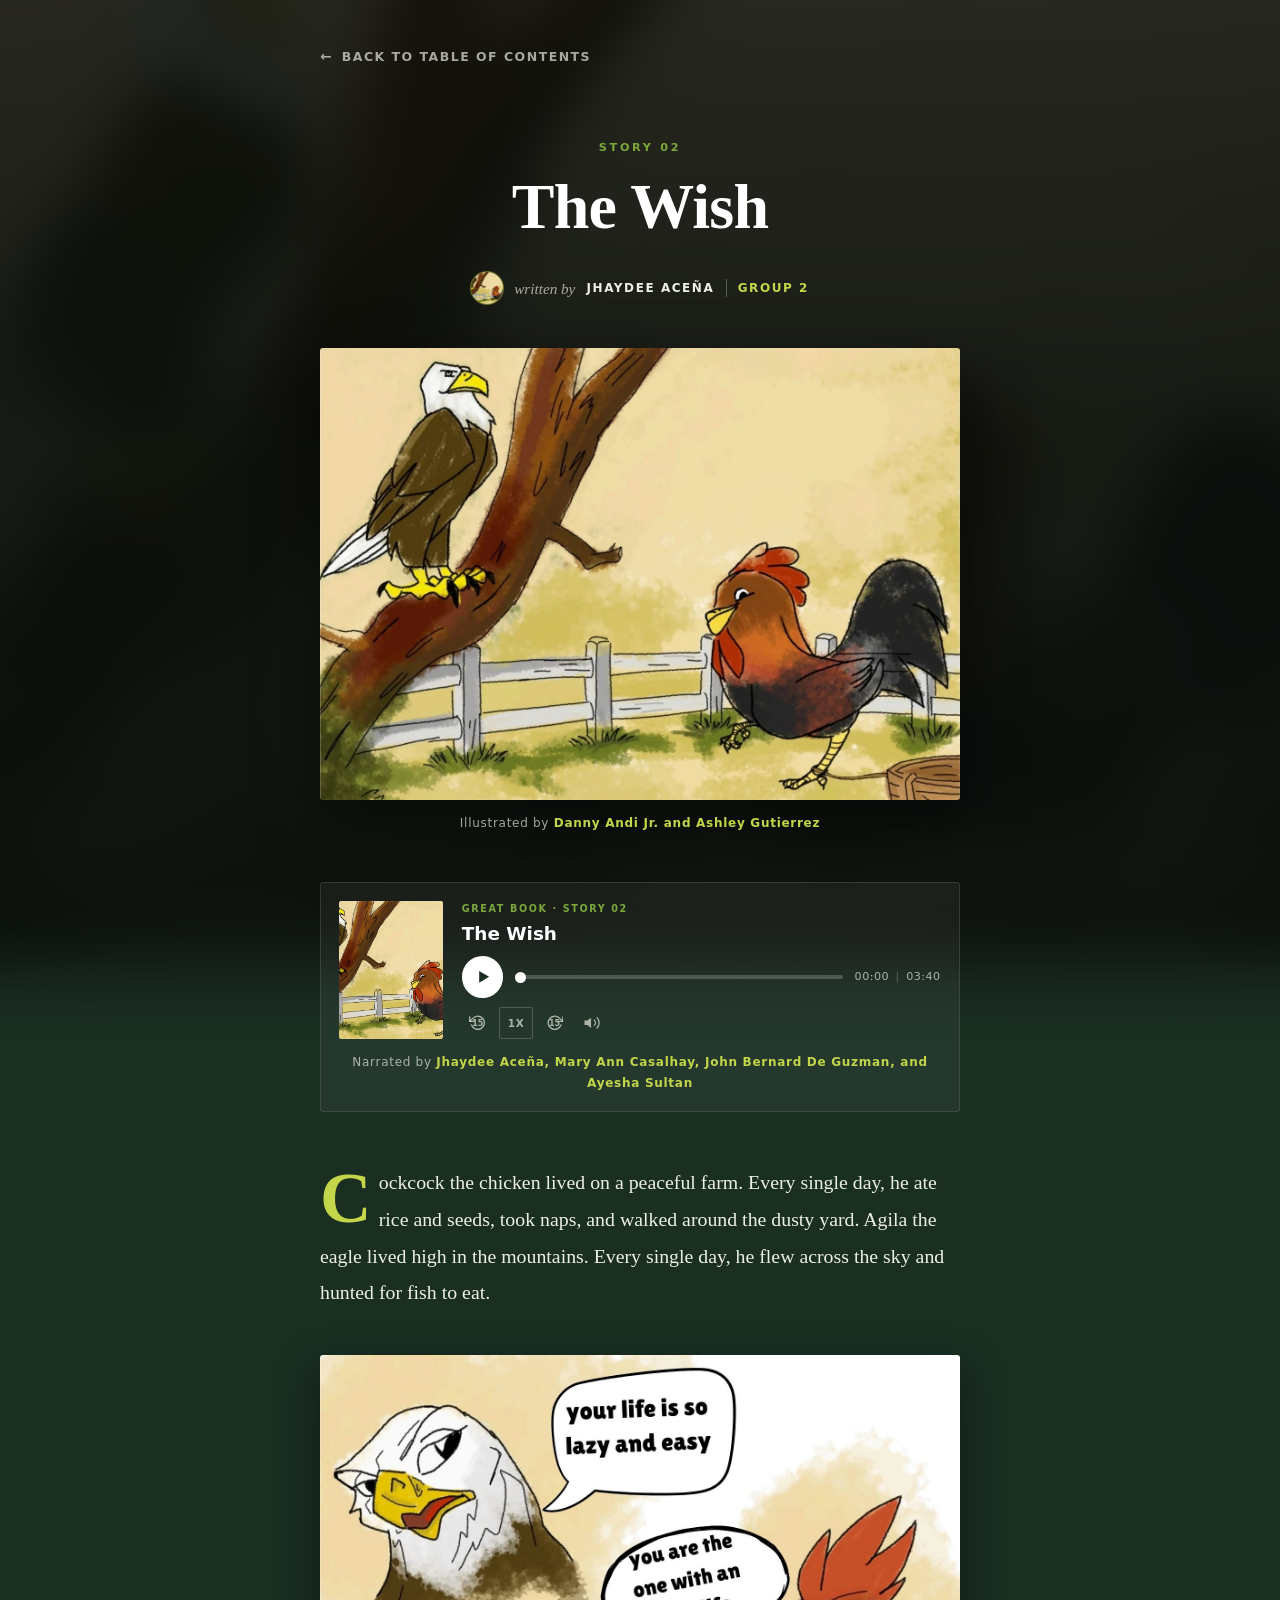
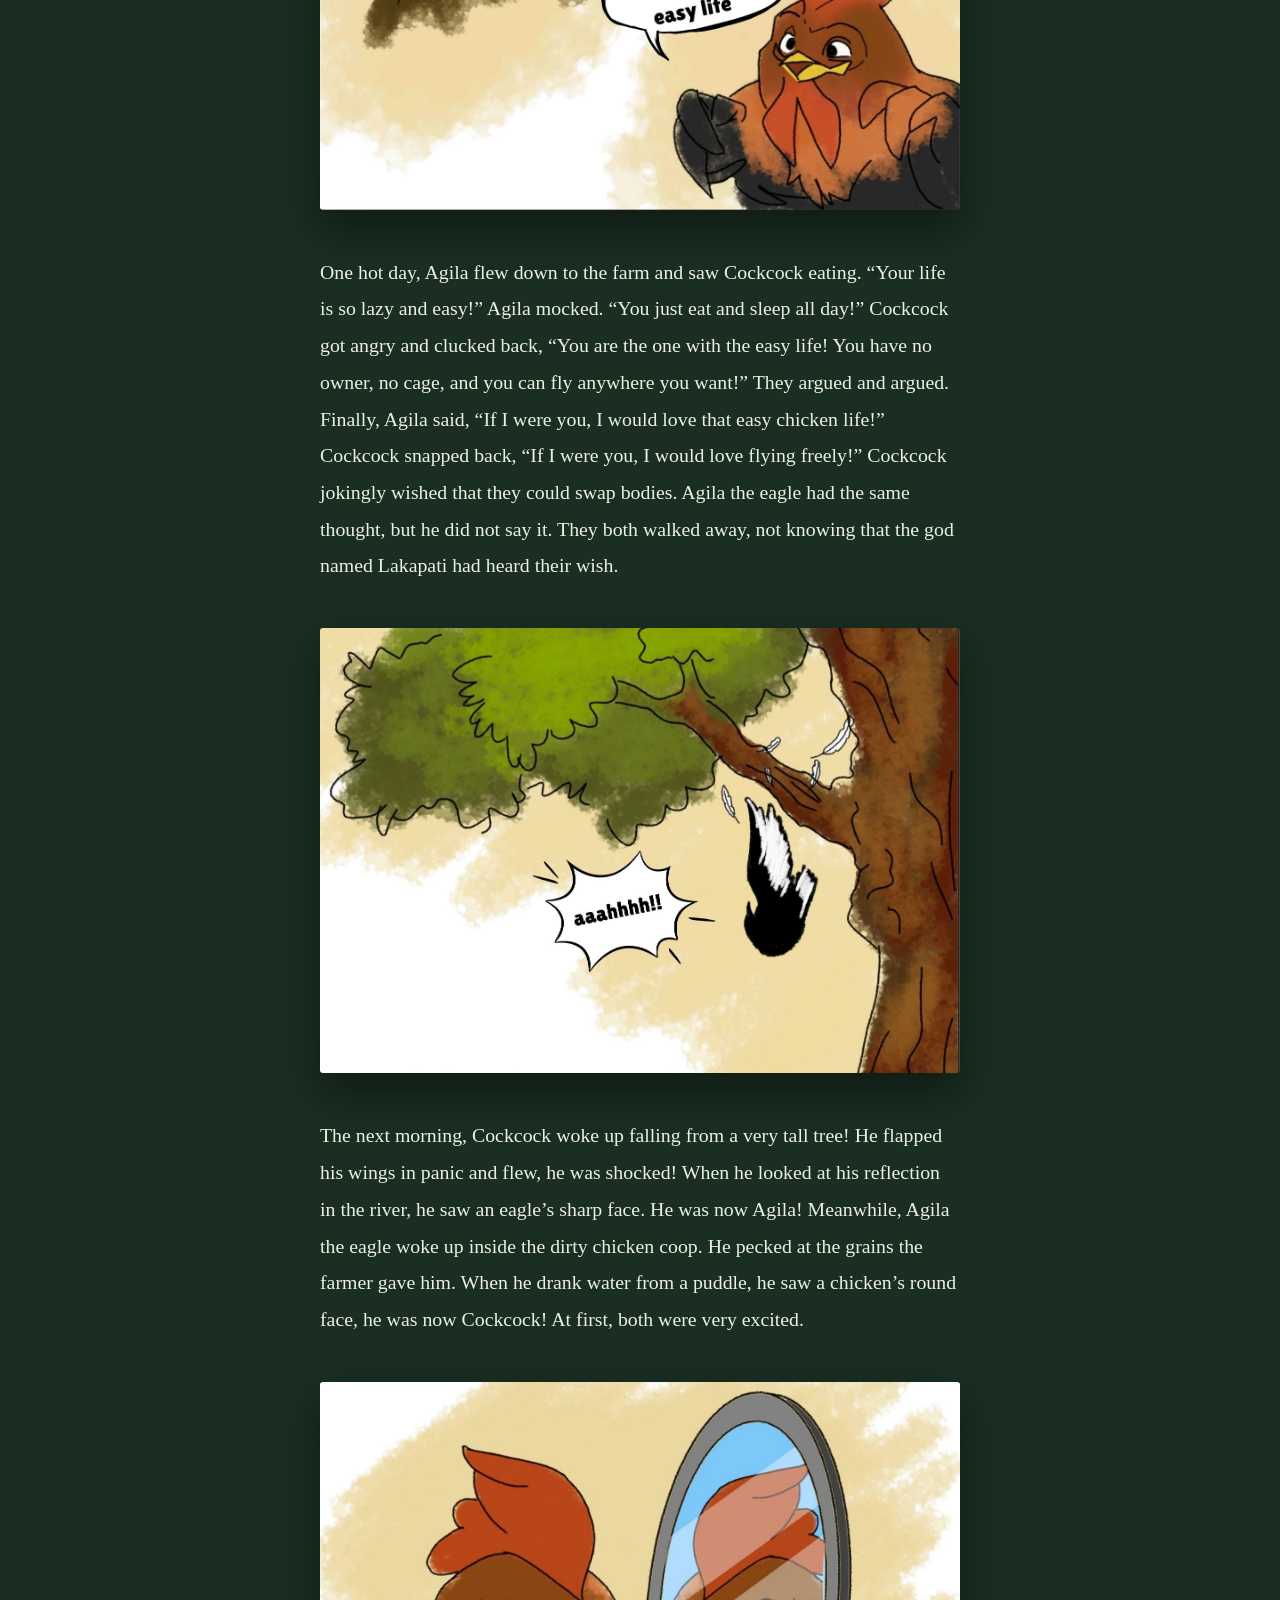
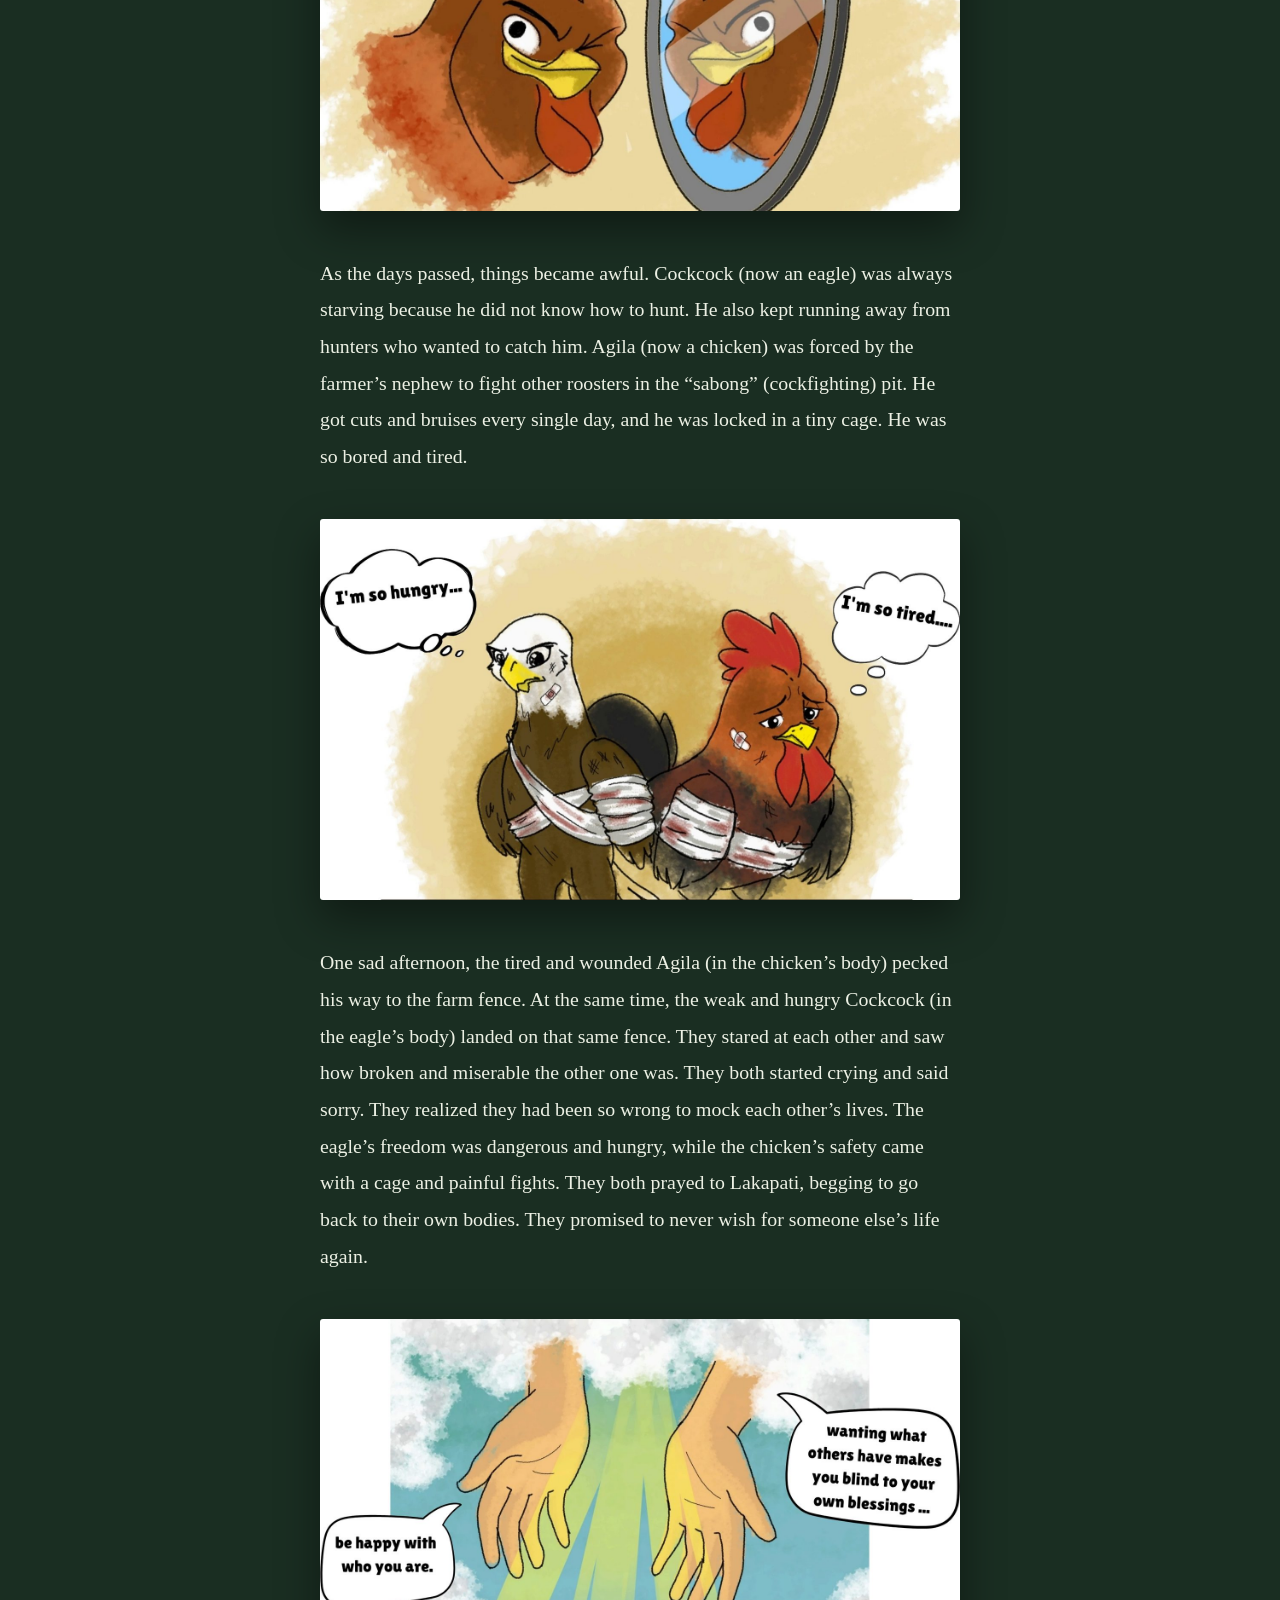
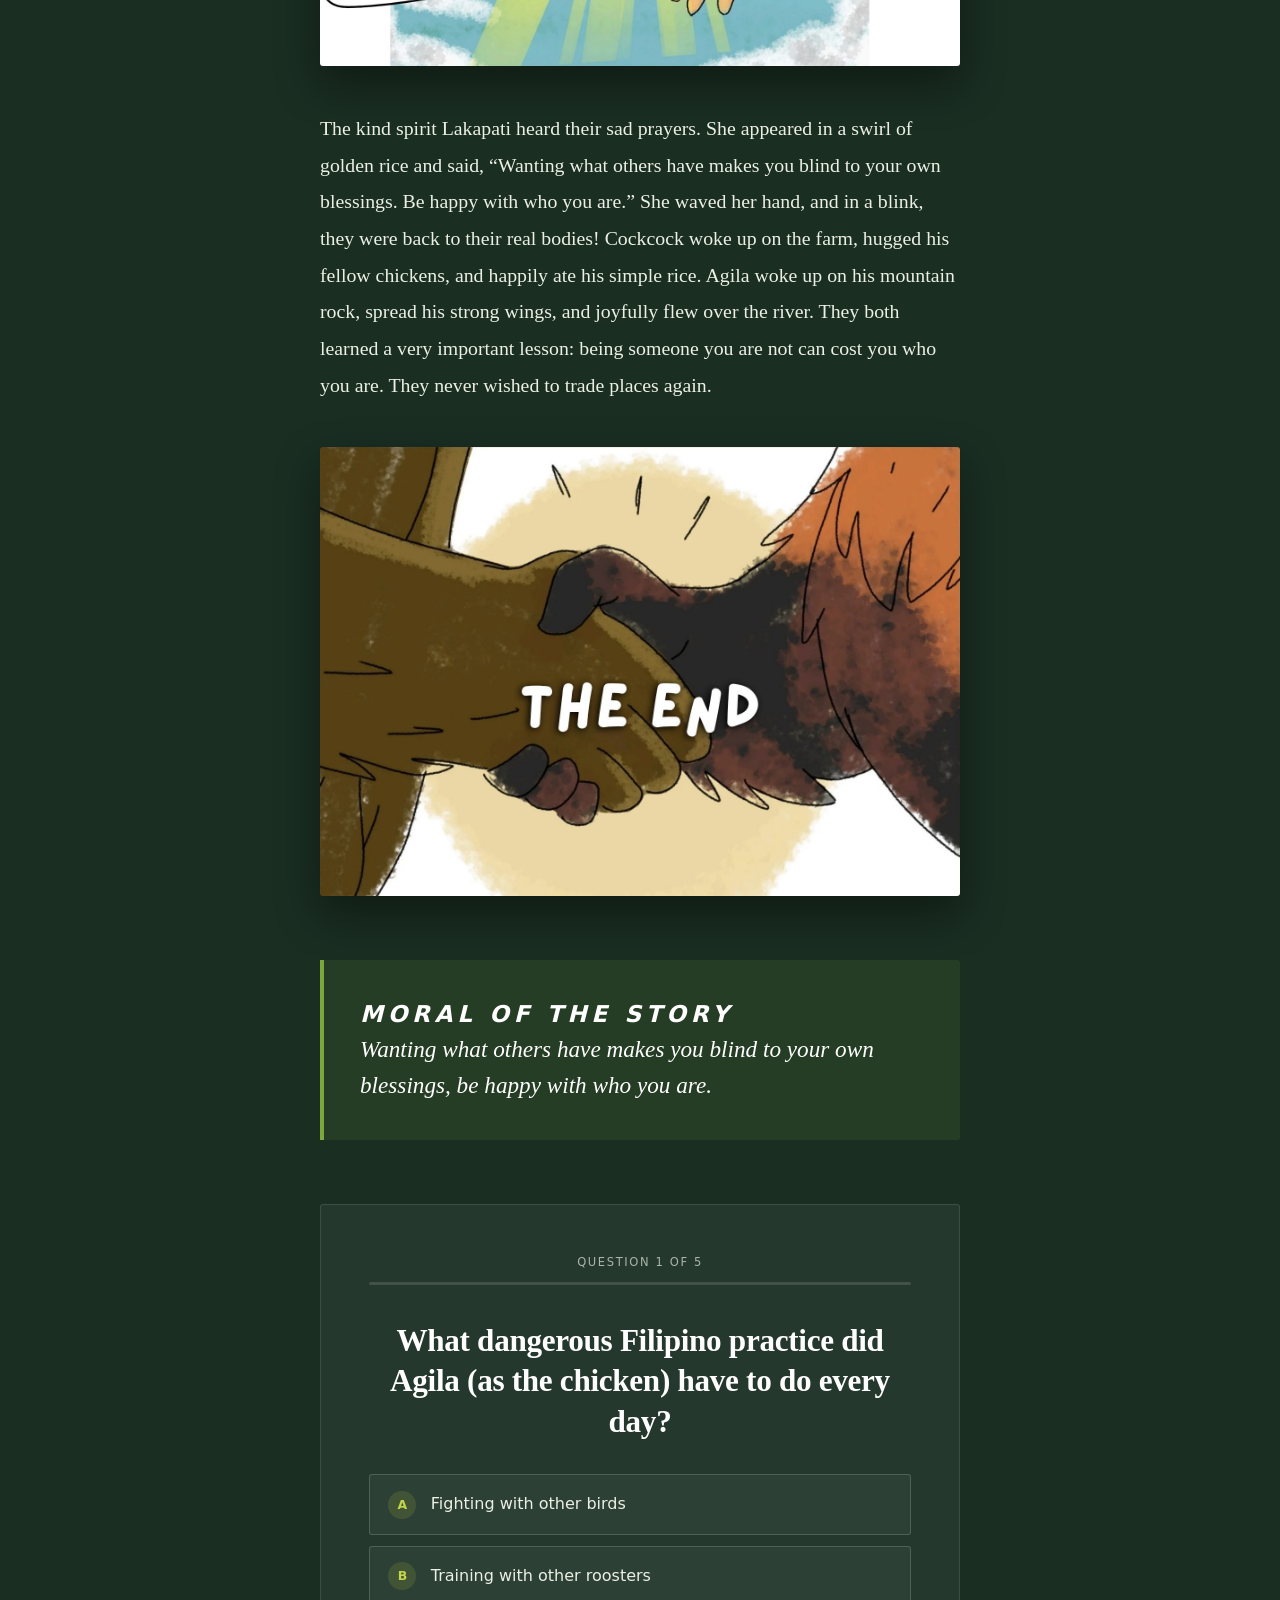
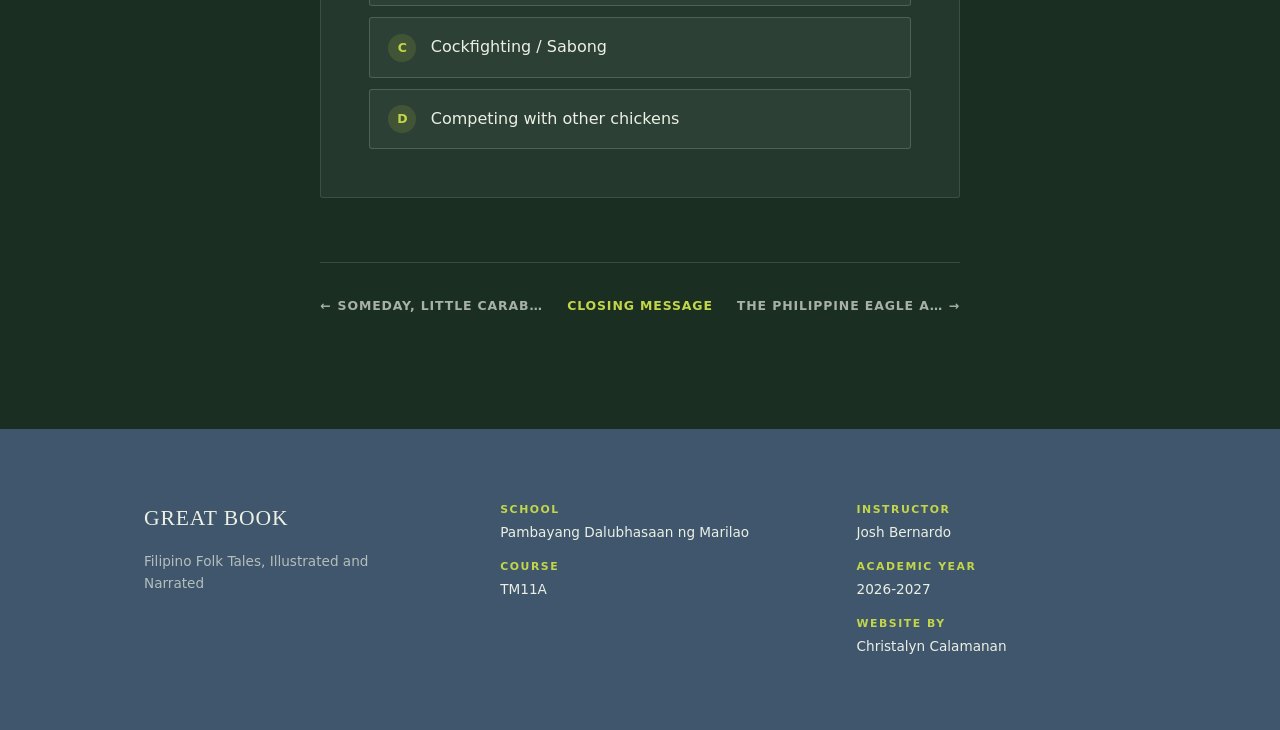
<file: story-02.html>
<!DOCTYPE html>
<html lang="en" class="no-js">
<head>
<meta charset="utf-8">
<meta name="viewport" content="width=device-width, initial-scale=1">
<title>The Wish, GREAT BOOK</title>
<meta name="description" content="The Wish, Group 2. From GREAT BOOK, a collection of Filipino folk tales.">

<link rel="stylesheet" href="./css/base.css">
<link rel="stylesheet" href="./css/story.css">

<script>
(function () {
  var root = document.documentElement;
  root.className = root.className.replace('no-js', 'js');
}());
</script>
</head>

<body class="story-page">

<a class="skip-link" href="#story-main">Skip to the story</a>

<!-- The story's own illustration, blurred and dimmed in CSS. No WebGL, no
     video, a file:// page cannot sample either into a texture anyway. -->
<div class="story-bg" style="background-image: url('./assets/img/02.jpg');" aria-hidden="true"></div>

<div class="story">

  <!-- Returns to the TOC POSITION, not the cover. index.html's pre-paint
       script sees the fragment and skips the cover entirely. -->
  <a class="story__back" href="./index.html#toc">Back to Table of Contents</a>

  <main id="story-main">

    <header class="story__head">
      <p class="story__number">Story 02</p>

      <h1 class="story__title">
        The Wish
        <span class="story__title-alt"></span>
      </h1>

      <!-- One row, two brief requirements: the writer's credit, and the group
           name the plan asks for as "Title with Group Name". -->
      <p class="story__byline">
        <span class="story__avatar" style="background-image: url('./assets/img/02.jpg');" aria-hidden="true"></span>
        <em class="story__byline-by">written by</em>
        <span class="story__byline-name">Jhaydee Aceña</span>
        <span class="story__byline-rule" aria-hidden="true"></span>
        <span class="story__byline-group">Group 2</span>
      </p>
    </header>

    <figure class="story__figure">
      <img src="./assets/img/02.jpg" alt="Illustration for The Wish" decoding="async">
      <figcaption>Illustrated by <strong>Danny Andi Jr. and Ashley Gutierrez</strong></figcaption>
    </figure>

    <!-- Narration. Two players live here and the build keeps exactly one.

         For an mp3: the custom transport is the mockup's, and the native
         <audio> under it is the engine AND the no-JS fallback, so the controls
         are only swapped once js/story.js has actually taken over.

         For a video: native controls only, in the video block below. -->
    <div class="story__audio">

      <div class="player">
        <span class="player__art" style="background-image: url('./assets/img/02.jpg');" aria-hidden="true"></span>

        <div class="player__main">
          <p class="player__eyebrow">Great Book &middot; Story 02</p>
          <p class="player__name">The Wish</p>

          <div class="player__transport">
            <button class="player__play" type="button" aria-label="Play narration">
              <svg class="player__icon player__icon--play" viewBox="0 0 24 24" aria-hidden="true" focusable="false">
                <path d="M8 5.5v13l11-6.5z" fill="currentColor"></path>
              </svg>
              <svg class="player__icon player__icon--pause" viewBox="0 0 24 24" aria-hidden="true" focusable="false">
                <path d="M8 5h3v14H8zM13 5h3v14h-3z" fill="currentColor"></path>
              </svg>
            </button>

            <input class="player__seek" type="range" min="0" max="100" step="0.01" value="0"
                   aria-label="Seek through the narration" disabled>

            <p class="player__time">
              <span class="player__elapsed">00:00</span>
              <span class="player__time-sep" aria-hidden="true">|</span>
              <span class="player__duration">--:--</span>
            </p>
          </div>

          <div class="player__minor">
            <button class="player__skip" type="button" data-seek="-15" aria-label="Back 15 seconds">
              <svg viewBox="0 0 24 24" aria-hidden="true" focusable="false">
                <polyline points="1 4 1 10 7 10"></polyline>
                <path d="M3.51 15a9 9 0 1 0 2.13-9.36L1 10"></path>
              </svg>
              <b>15</b>
            </button>

            <button class="player__rate" type="button" aria-label="Playback speed">1x</button>

            <button class="player__skip" type="button" data-seek="15" aria-label="Forward 15 seconds">
              <svg viewBox="0 0 24 24" aria-hidden="true" focusable="false">
                <polyline points="23 4 23 10 17 10"></polyline>
                <path d="M20.49 15a9 9 0 1 1-2.12-9.36L23 10"></path>
              </svg>
              <b>15</b>
            </button>

            <button class="player__mute" type="button" aria-label="Mute narration">
              <svg class="player__icon player__icon--loud" viewBox="0 0 24 24" aria-hidden="true" focusable="false">
                <polygon points="11 5 6 9 2 9 2 15 6 15 11 19 11 5"></polygon>
                <path d="M19.07 4.93a10 10 0 0 1 0 14.14M15.54 8.46a5 5 0 0 1 0 7.07"></path>
              </svg>
              <svg class="player__icon player__icon--muted" viewBox="0 0 24 24" aria-hidden="true" focusable="false">
                <polygon points="11 5 6 9 2 9 2 15 6 15 11 19 11 5"></polygon>
                <line x1="23" y1="9" x2="17" y2="15"></line>
                <line x1="17" y1="9" x2="23" y2="15"></line>
              </svg>
            </button>
          </div>
        </div>
      </div>

      <audio class="player__audio" controls preload="metadata" src="./assets/audio/02.mp3">
        Your browser does not support the audio player.
      </audio>

      <p class="story__audio-missing">
        The narration for this story has not been recorded yet.
      </p>

      <p class="player__credit">Narrated by <strong>Jhaydee Aceña, Mary Ann Casalhay, John Bernard De Guzman, and Ayesha Sultan</strong></p>
    </div>

    <div class="story__body">
      <p>Cockcock the chicken lived on a peaceful farm. Every single day, he ate rice and seeds, took naps, and walked around the dusty yard. Agila the eagle lived high in the mountains. Every single day, he flew across the sky and hunted for fish to eat.</p>
      <figure class="story__panel">
        <img src="./assets/img/02-s2.jpg" alt="The eagle sneers down at the rooster across two speech bubbles, each bird calling the other’s life the lazy and easy one." loading="lazy" decoding="async">
      </figure>
      <p>One hot day, Agila flew down to the farm and saw Cockcock eating. “Your life is so lazy and easy!” Agila mocked. “You just eat and sleep all day!” Cockcock got angry and clucked back, “You are the one with the easy life! You have no owner, no cage, and you can fly anywhere you want!” They argued and argued. Finally, Agila said, “If I were you, I would love that easy chicken life!” Cockcock snapped back, “If I were you, I would love flying freely!” Cockcock jokingly wished that they could swap bodies. Agila the eagle had the same thought, but he did not say it. They both walked away, not knowing that the god named Lakapati had heard their wish.</p>
      <figure class="story__panel">
        <img src="./assets/img/02-s3.jpg" alt="A dark bird tumbles headfirst out of a tall leafy tree in a burst of loose feathers, shouting in alarm." loading="lazy" decoding="async">
      </figure>
      <p>The next morning, Cockcock woke up falling from a very tall tree! He flapped his wings in panic and flew, he was shocked! When he looked at his reflection in the river, he saw an eagle’s sharp face. He was now Agila! Meanwhile, Agila the eagle woke up inside the dirty chicken coop. He pecked at the grains the farmer gave him. When he drank water from a puddle, he saw a chicken’s round face, he was now Cockcock! At first, both were very excited.</p>
      <figure class="story__panel">
        <img src="./assets/img/02-s4.jpg" alt="A rooster stares at his own reflection in a tall oval mirror, scowling back at himself against a patch of blue sky." loading="lazy" decoding="async">
      </figure>
      <p>As the days passed, things became awful. Cockcock (now an eagle) was always starving because he did not know how to hunt. He also kept running away from hunters who wanted to catch him. Agila (now a chicken) was forced by the farmer’s nephew to fight other roosters in the “sabong” (cockfighting) pit. He got cuts and bruises every single day, and he was locked in a tiny cage. He was so bored and tired.</p>
      <figure class="story__panel">
        <img src="./assets/img/02-s5.jpg" alt="The eagle and the rooster stand side by side in bloodied bandages, one thinking that he is starving and the other that he is exhausted." loading="lazy" decoding="async">
      </figure>
      <p>One sad afternoon, the tired and wounded Agila (in the chicken’s body) pecked his way to the farm fence. At the same time, the weak and hungry Cockcock (in the eagle’s body) landed on that same fence. They stared at each other and saw how broken and miserable the other one was. They both started crying and said sorry. They realized they had been so wrong to mock each other’s lives. The eagle’s freedom was dangerous and hungry, while the chicken’s safety came with a cage and painful fights. They both prayed to Lakapati, begging to go back to their own bodies. They promised to never wish for someone else’s life again.</p>
      <figure class="story__panel">
        <img src="./assets/img/02-s6.jpg" alt="Two open hands reach down through the clouds in a shaft of golden light, speech bubbles beside them carrying Lakapati’s words about being happy with who you are." loading="lazy" decoding="async">
      </figure>
      <p>The kind spirit Lakapati heard their sad prayers. She appeared in a swirl of golden rice and said, “Wanting what others have makes you blind to your own blessings. Be happy with who you are.” She waved her hand, and in a blink, they were back to their real bodies! Cockcock woke up on the farm, hugged his fellow chickens, and happily ate his simple rice. Agila woke up on his mountain rock, spread his strong wings, and joyfully flew over the river. They both learned a very important lesson: being someone you are not can cost you who you are. They never wished to trade places again.</p>
      <figure class="story__panel">
        <img src="./assets/img/02-s7.jpg" alt="An eagle’s wing and a rooster’s wing clasped together in a handshake over the words THE END." loading="lazy" decoding="async">
      </figure>
    </div>

    <!-- Set apart on purpose: the brief asks for the lesson to be easy to
         determine, and buried in the prose it gives a grader nothing to find. -->
    <aside class="story__moral">
      <p class="story__moral-label">Moral of the Story</p>
      <p>Wanting what others have makes you blind to your own blessings, be happy with who you are.</p>
    </aside>

    <!-- Baked as a plain printed quiz; js/quiz.js turns it into the scored,
         one-question-at-a-time version. With scripting off the printed one
         stays, which is why the questions live in the markup and not in a
         data file. -->
    <section class="story__quiz" aria-label="Quiz">
      <div class="quiz" data-quiz>
        <p class="quiz__eyebrow">Check what you remember</p>
        <ol class="quiz__static">
          <li class="quiz__static-item" data-answer="2">
            <p class="quiz__static-q">What dangerous Filipino practice did Agila (as the chicken) have to do every day?</p>
            <ul class="quiz__static-choices">
              <li>Fighting with other birds</li>
              <li>Training with other roosters</li>
              <li>Cockfighting / Sabong</li>
              <li>Competing with other chickens</li>
            </ul>
          </li>
          <li class="quiz__static-item" data-answer="1">
            <p class="quiz__static-q">What food did the farmer give the chicken to eat on the farm?</p>
            <ul class="quiz__static-choices">
              <li>Rice and vegetables</li>
              <li>Rice and seeds/grains</li>
              <li>Seeds and fruits</li>
              <li>Grains and vegetables</li>
            </ul>
          </li>
          <li class="quiz__static-item" data-answer="0">
            <p class="quiz__static-q">Why was Cockcock (now the eagle) always hungry and weak?</p>
            <ul class="quiz__static-choices">
              <li>Because he was used to being fed and did not know how to hunt.</li>
              <li>Because he was used to hunting but did not know how to eat.</li>
              <li>Because he was used to eating and did not know how to fly.</li>
              <li>Because he was used to flying but did not know how to hunt.</li>
            </ul>
          </li>
          <li class="quiz__static-item" data-answer="1">
            <p class="quiz__static-q">What did the chicken and eagle learn at the end of the story?</p>
            <ul class="quiz__static-choices">
              <li>To be happy with their own life and avoid fighting others.</li>
              <li>To be happy with who they are and not envy another animal’s life.</li>
              <li>To accept their differences and follow each other’s lifestyle.</li>
              <li>To appreciate their lives but still wish to have what others have.</li>
            </ul>
          </li>
          <li class="quiz__static-item" data-answer="1">
            <p class="quiz__static-q">In the story, Agila (who was now a chicken) was put inside a ring to fight other roosters. What traditional Filipino event is this called?</p>
            <ul class="quiz__static-choices">
              <li>Fiesta, which is a big town festival with parades</li>
              <li>Sabong, a cockfight where roosters battle each other</li>
              <li>Harana, a serenade sung outside a loved one’s window</li>
              <li>Palayok, a game where you break a clay pot blindfolded</li>
            </ul>
          </li>
        </ol>
      </div>
    </section>

    <nav class="story__nav" aria-label="Story navigation">
      <a class="story__nav-prev" href="./story-01.html" rel="prev"><span class="story__nav-arrow" aria-hidden="true">&larr;</span><span class="u-visually-hidden">Previous story: </span><span class="story__nav-label">Someday, Little Carabao Will Know</span></a>
      <a class="story__nav-closing" href="./closing.html">Closing Message</a>
      <a class="story__nav-next" href="./story-03.html" rel="next"><span class="u-visually-hidden">Next story: </span><span class="story__nav-label">The Philippine Eagle and the Right Wind</span><span class="story__nav-arrow" aria-hidden="true">&rarr;</span></a>
    </nav>

  </main>
</div>

<!-- GB:FOOTER:START, generated by tools/build-pages.ps1, do not edit by hand -->
<footer class="site-footer">
  <div class="site-footer__inner">
    <div>
      <p class="site-footer__title">GREAT BOOK</p>
      <p>Filipino Folk Tales, Illustrated and Narrated</p>
    </div>
    <div>
      <dl>
        <dt>School</dt>
        <dd>Pambayang Dalubhasaan ng Marilao</dd>
        <dt>Course</dt>
        <dd>TM11A</dd>
      </dl>
    </div>
    <div>
      <dl>
        <dt>Instructor</dt>
        <dd>Josh Bernardo</dd>
        <dt>Academic Year</dt>
        <dd>2026-2027</dd>
        <dt>Website by</dt>
        <dd>Christalyn Calamanan</dd>
      </dl>
    </div>
  </div>
</footer>
<!-- GB:FOOTER:END -->

<script src="./js/story.js"></script>
<script src="./js/quiz.js"></script>

</body>
</html>
</file>
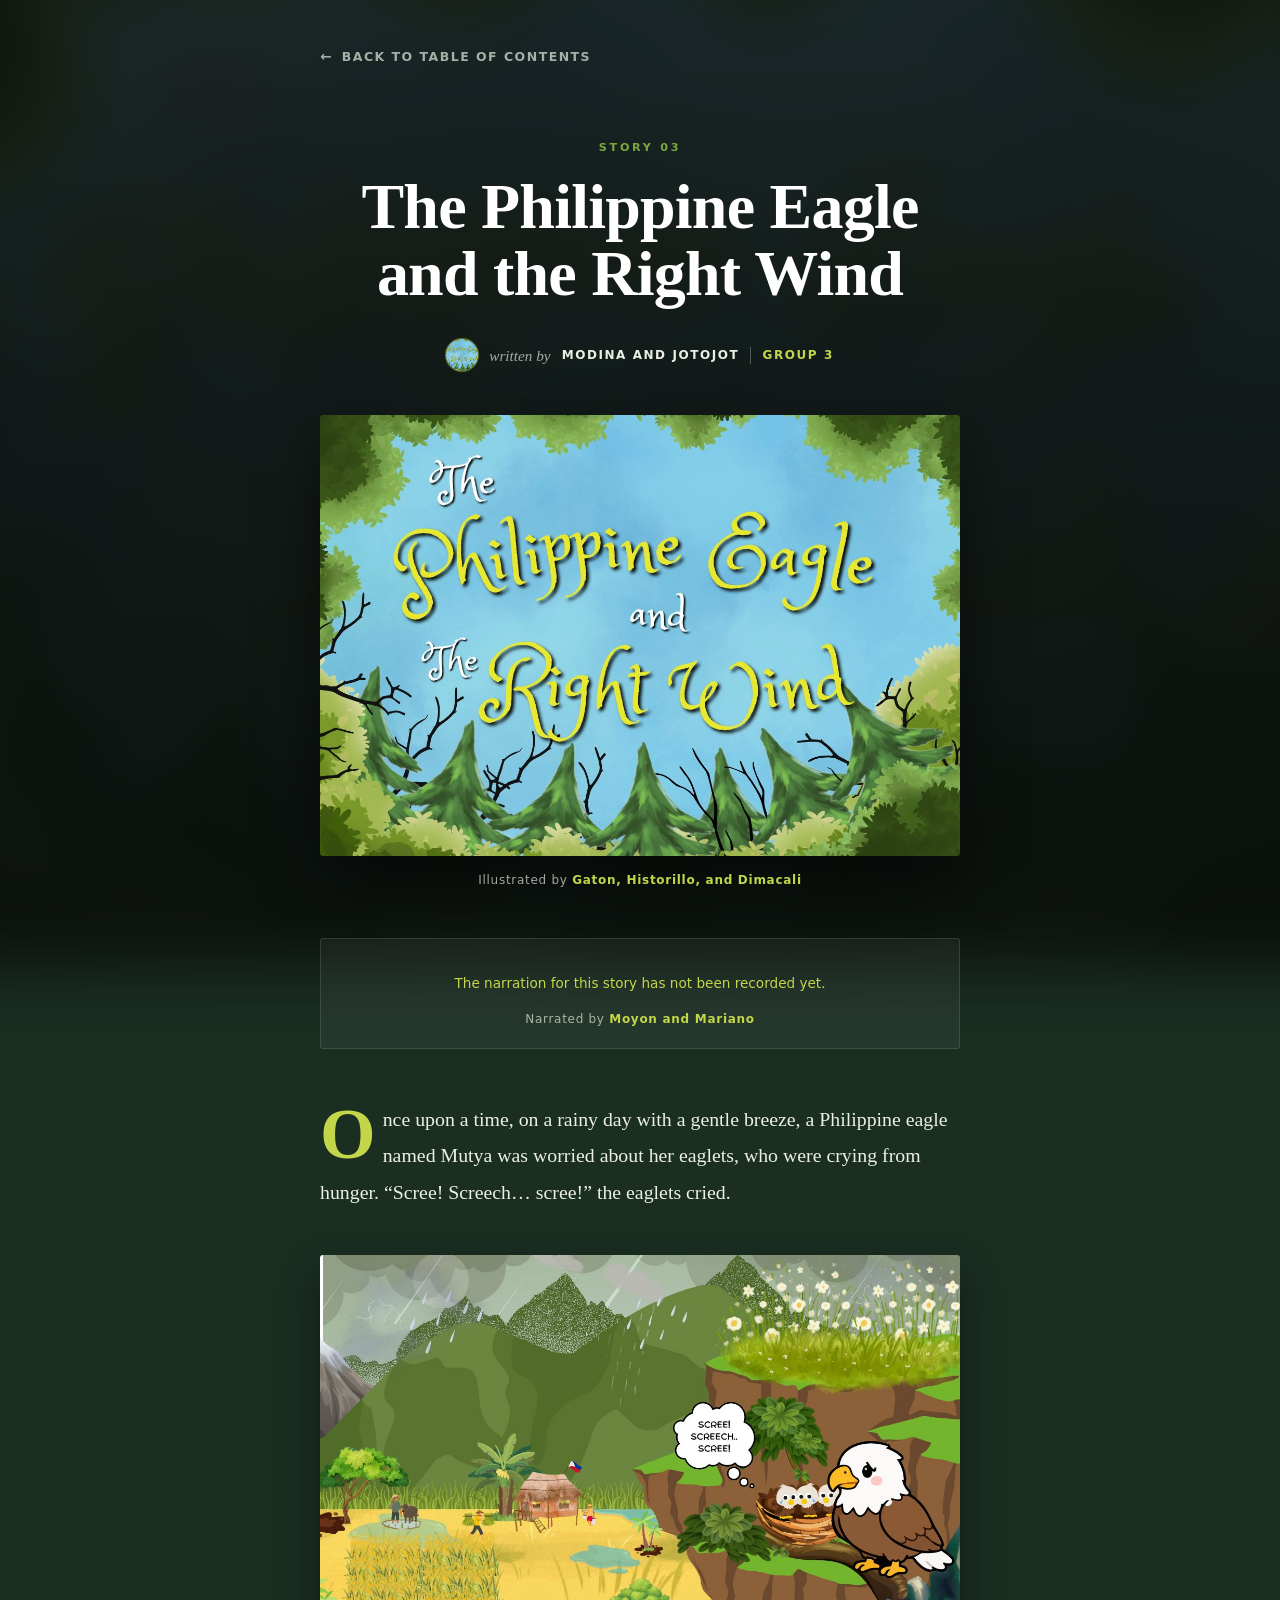
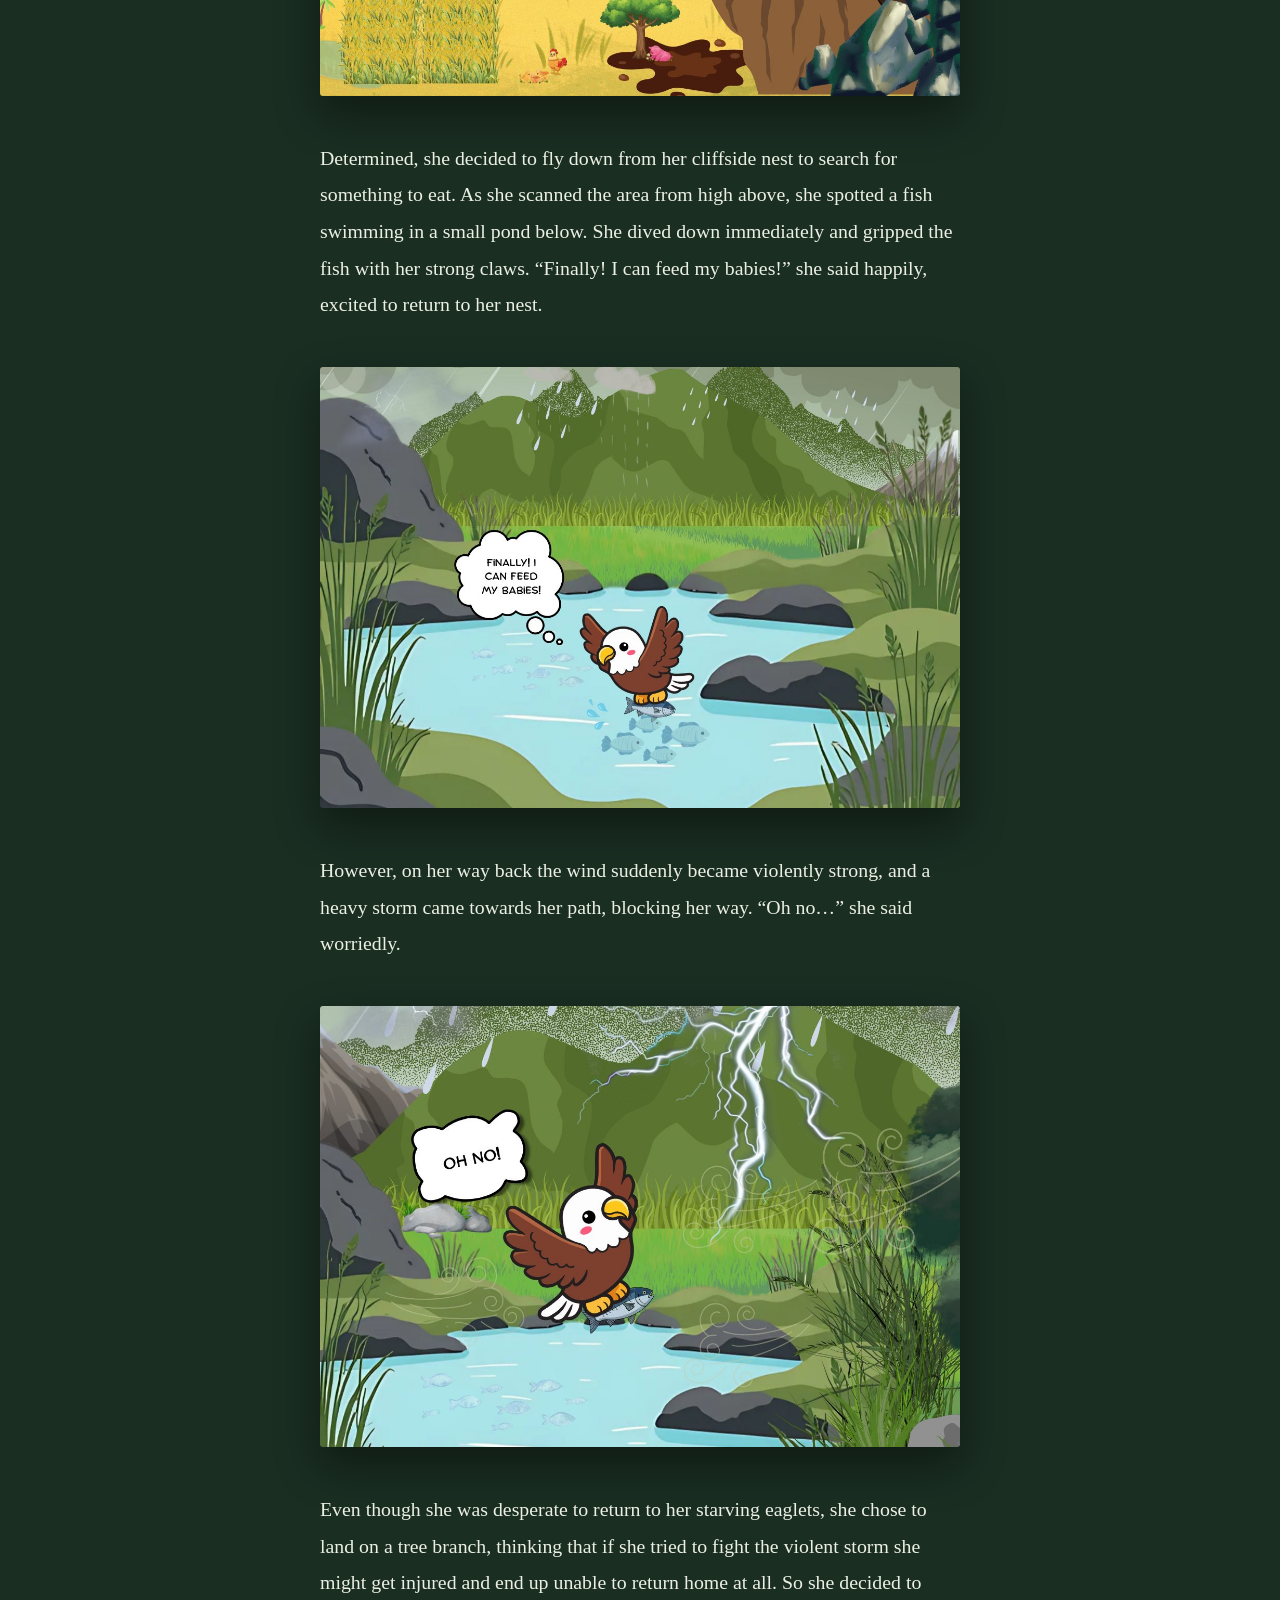
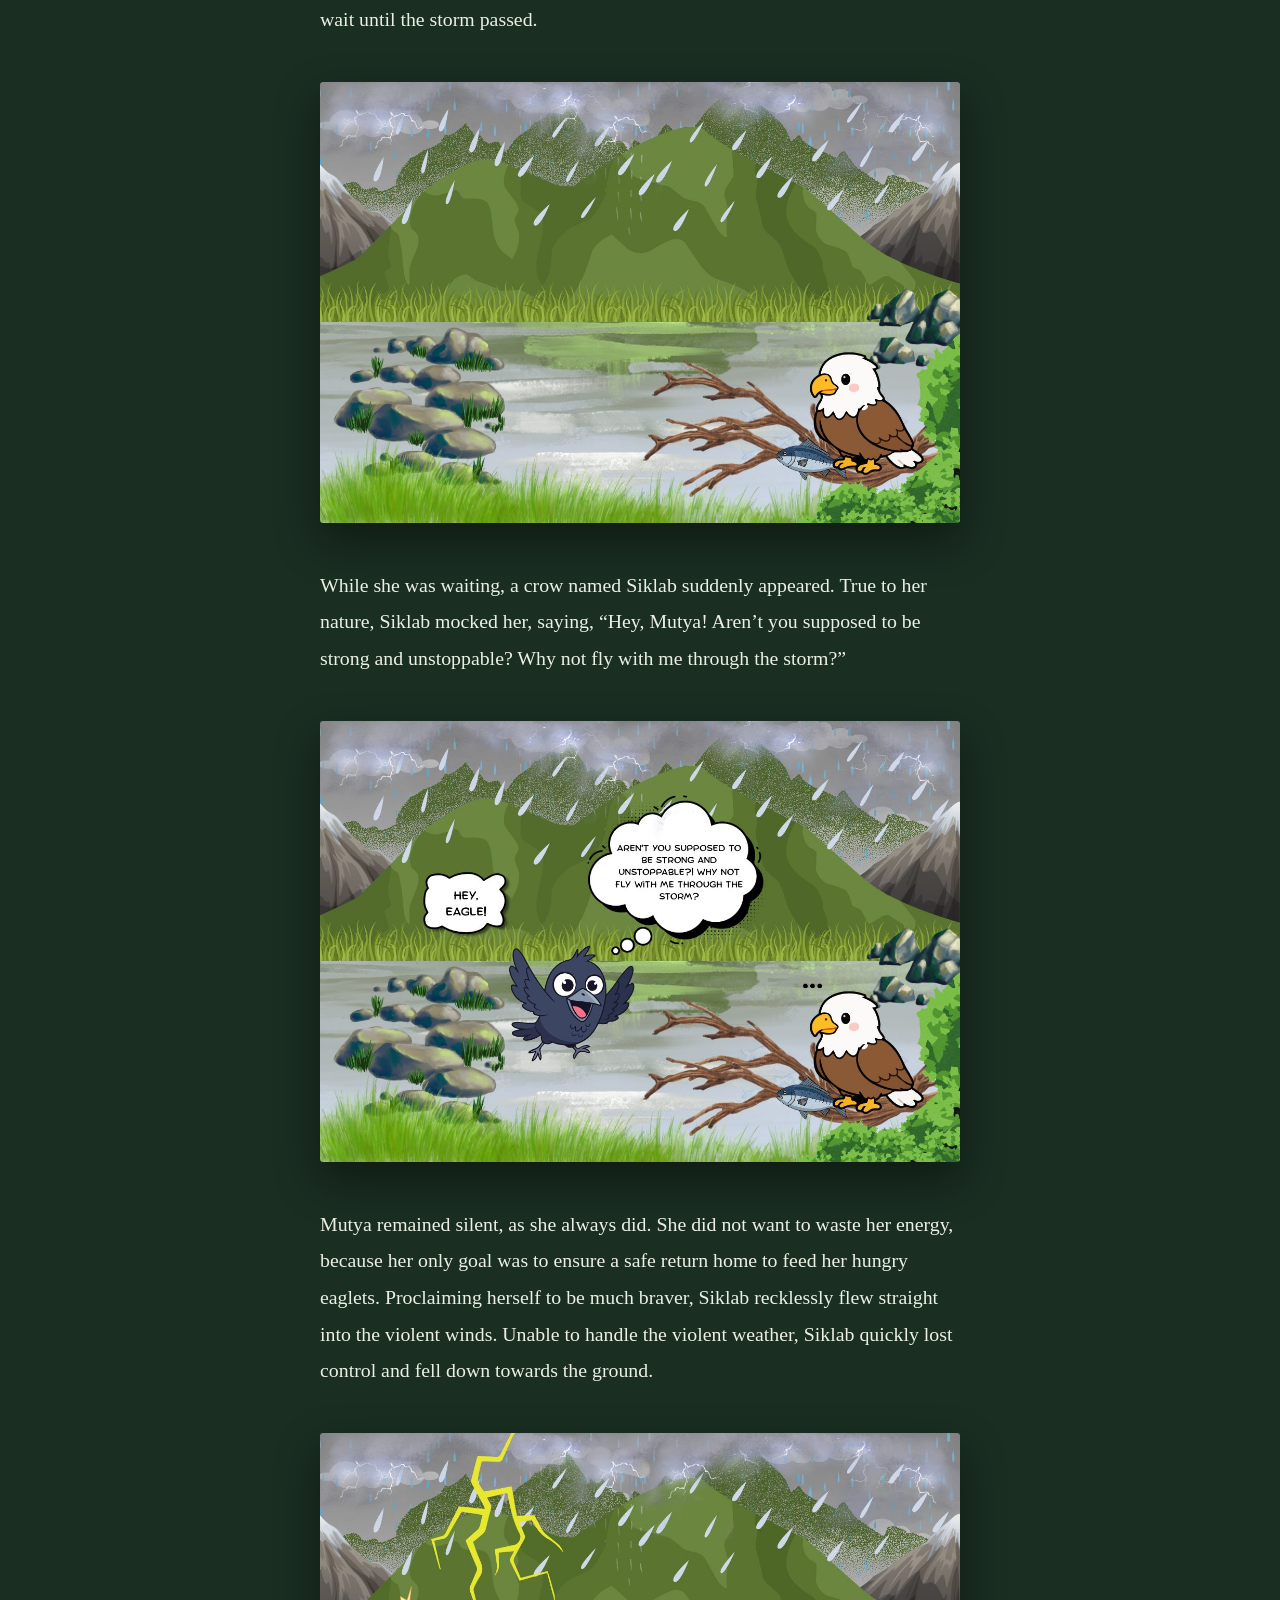
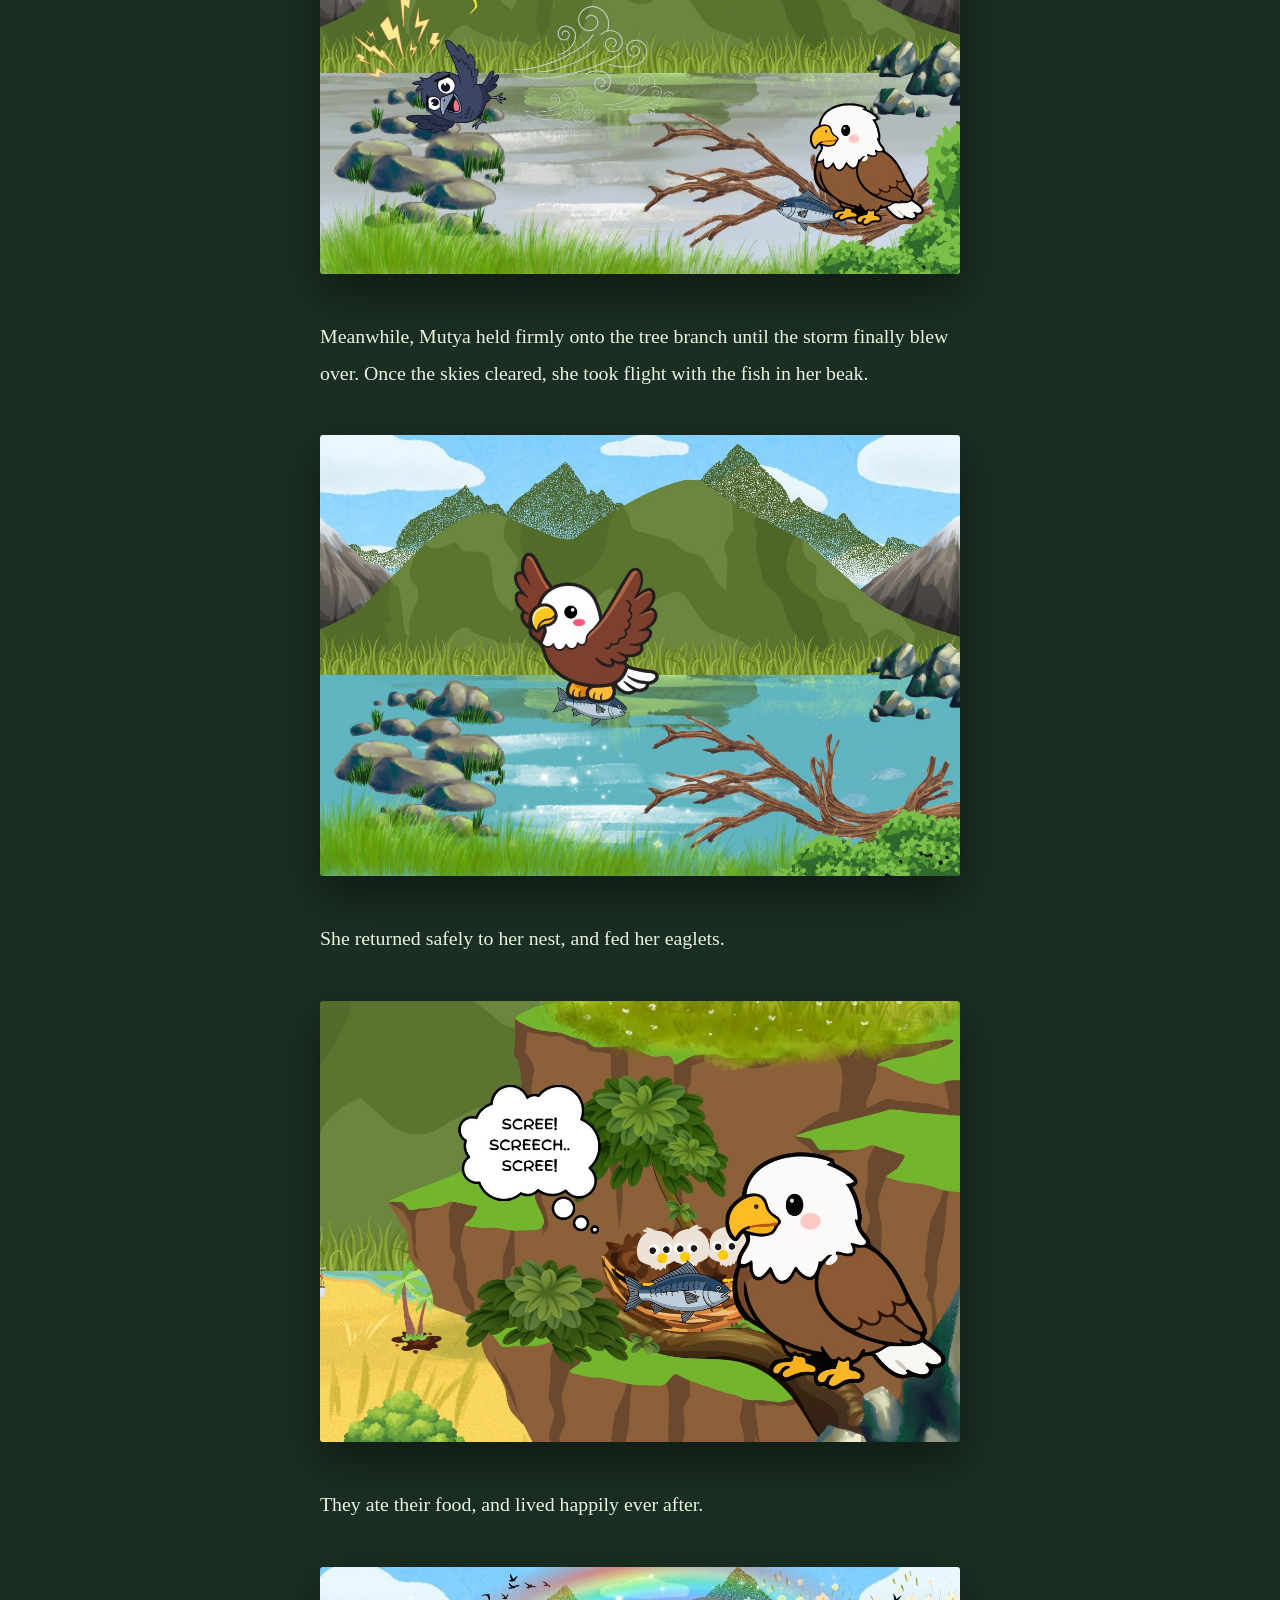
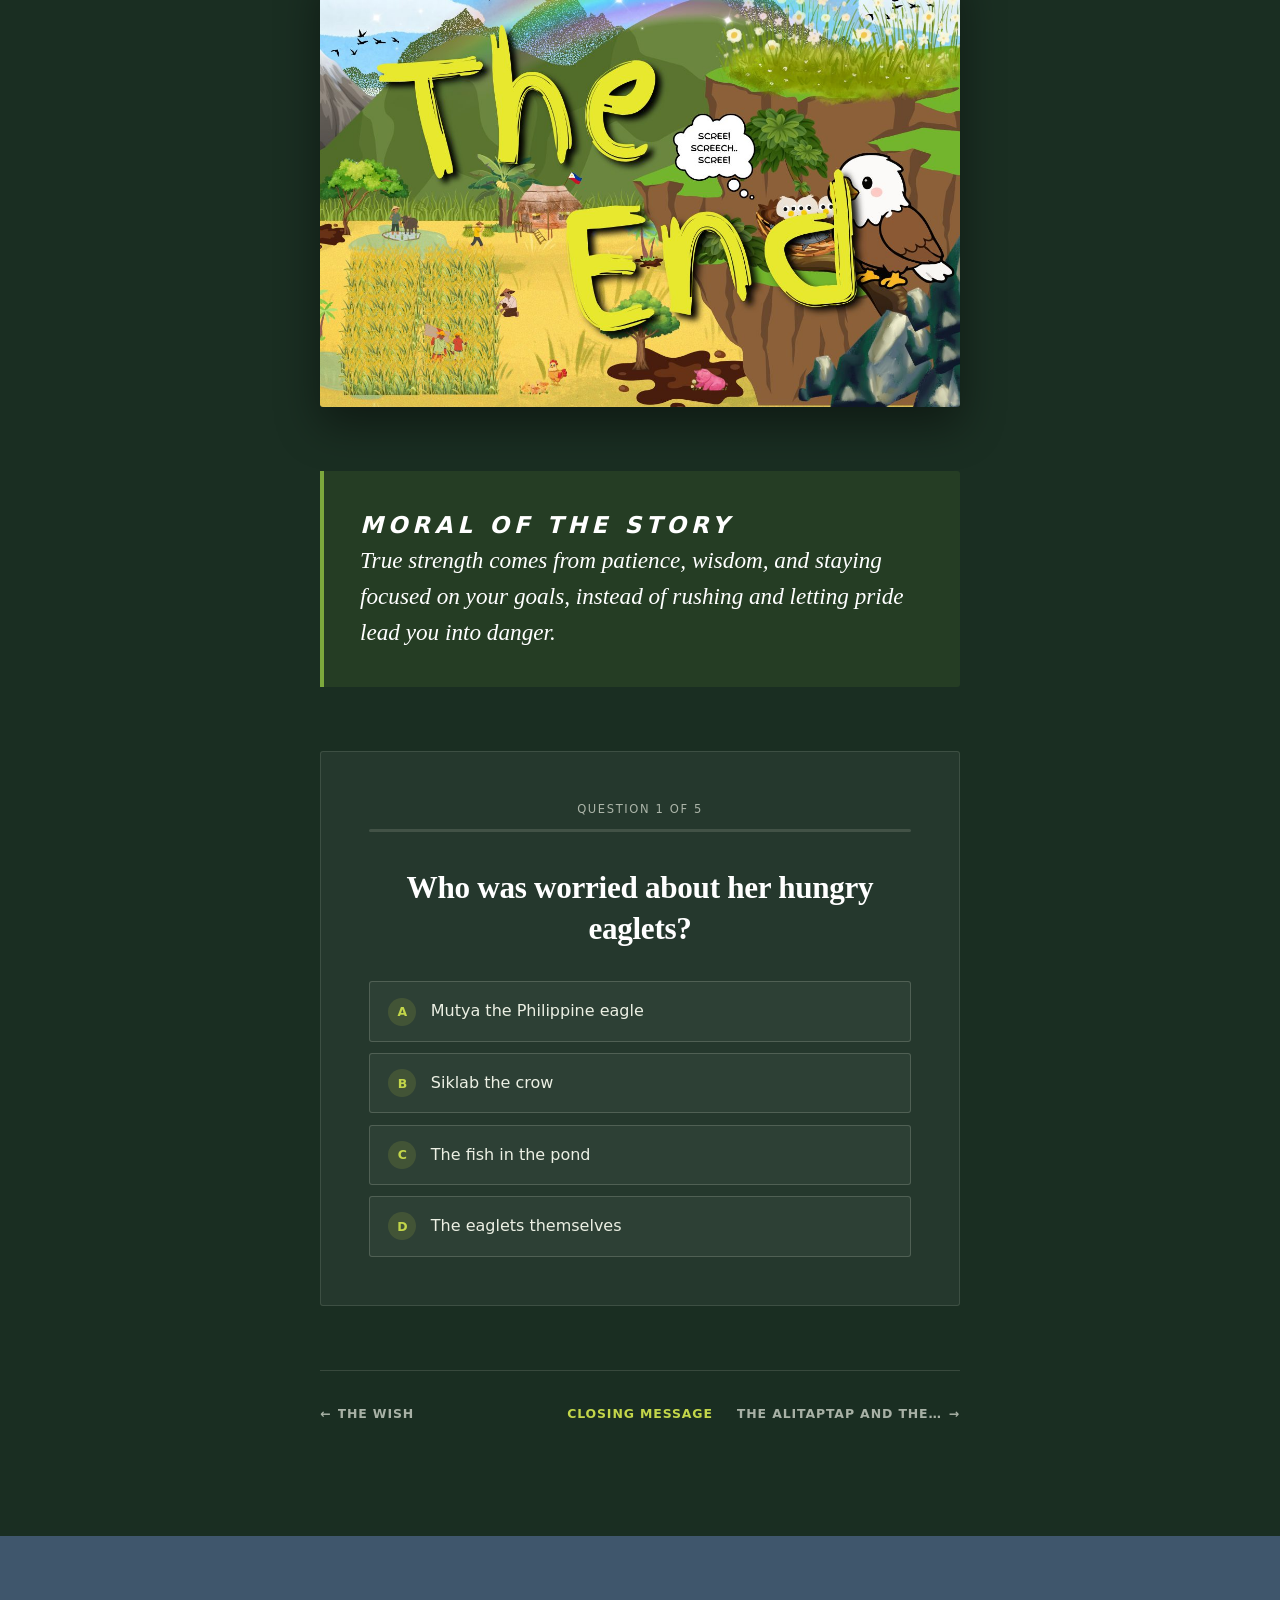
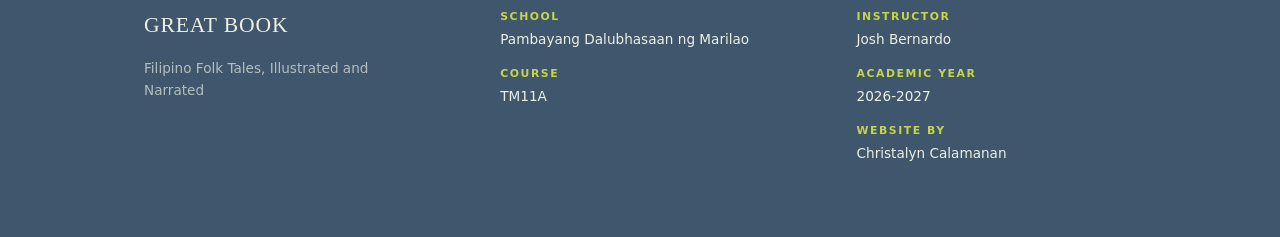
<file: story-03.html>
<!DOCTYPE html>
<html lang="en" class="no-js">
<head>
<meta charset="utf-8">
<meta name="viewport" content="width=device-width, initial-scale=1">
<title>The Philippine Eagle and the Right Wind, GREAT BOOK</title>
<meta name="description" content="The Philippine Eagle and the Right Wind, Group 3. From GREAT BOOK, a collection of Filipino folk tales.">

<link rel="stylesheet" href="./css/base.css">
<link rel="stylesheet" href="./css/story.css">

<script>
(function () {
  var root = document.documentElement;
  root.className = root.className.replace('no-js', 'js');
}());
</script>
</head>

<body class="story-page">

<a class="skip-link" href="#story-main">Skip to the story</a>

<!-- The story's own illustration, blurred and dimmed in CSS. No WebGL, no
     video, a file:// page cannot sample either into a texture anyway. -->
<div class="story-bg" style="background-image: url('./assets/img/03.jpg');" aria-hidden="true"></div>

<div class="story">

  <!-- Returns to the TOC POSITION, not the cover. index.html's pre-paint
       script sees the fragment and skips the cover entirely. -->
  <a class="story__back" href="./index.html#toc">Back to Table of Contents</a>

  <main id="story-main">

    <header class="story__head">
      <p class="story__number">Story 03</p>

      <h1 class="story__title">
        The Philippine Eagle and the Right Wind
        <span class="story__title-alt"></span>
      </h1>

      <!-- One row, two brief requirements: the writer's credit, and the group
           name the plan asks for as "Title with Group Name". -->
      <p class="story__byline">
        <span class="story__avatar" style="background-image: url('./assets/img/03.jpg');" aria-hidden="true"></span>
        <em class="story__byline-by">written by</em>
        <span class="story__byline-name">Modina and Jotojot</span>
        <span class="story__byline-rule" aria-hidden="true"></span>
        <span class="story__byline-group">Group 3</span>
      </p>
    </header>

    <figure class="story__figure">
      <img src="./assets/img/03.jpg" alt="Illustration for The Philippine Eagle and the Right Wind" decoding="async">
      <figcaption>Illustrated by <strong>Gaton, Historillo, and Dimacali</strong></figcaption>
    </figure>

    <!-- Narration. Two players live here and the build keeps exactly one.

         For an mp3: the custom transport is the mockup's, and the native
         <audio> under it is the engine AND the no-JS fallback, so the controls
         are only swapped once js/story.js has actually taken over.

         For a video: native controls only, in the video block below. -->
    <div class="story__audio">

      <video class="player__video" controls playsinline preload="metadata"
             poster="./assets/img/03-cover.jpg" src="./assets/video/03.mp4">
        Your browser does not support the video player.
      </video>

      <p class="story__audio-missing">
        The narration for this story has not been recorded yet.
      </p>

      <p class="player__credit">Narrated by <strong>Moyon and Mariano</strong></p>
    </div>

    <div class="story__body">
      <p>Once upon a time, on a rainy day with a gentle breeze, a Philippine eagle named Mutya was worried about her eaglets, who were crying from hunger. “Scree! Screech… scree!” the eaglets cried.</p>
      <figure class="story__panel">
        <img src="./assets/img/03-s1.jpg" alt="A rainy village of rice fields, farmers and a nipa hut on the left, and on the right Mutya perched at her cliffside nest where three eaglets cry out." loading="lazy" decoding="async">
      </figure>
      <p>Determined, she decided to fly down from her cliffside nest to search for something to eat. As she scanned the area from high above, she spotted a fish swimming in a small pond below. She dived down immediately and gripped the fish with her strong claws. “Finally! I can feed my babies!” she said happily, excited to return to her nest.</p>
      <figure class="story__panel">
        <img src="./assets/img/03-s2.jpg" alt="Mutya lifts a silver fish out of a rain-dimpled pond, thinking “Finally! I can feed my babies!”" loading="lazy" decoding="async">
      </figure>
      <p>However, on her way back the wind suddenly became violently strong, and a heavy storm came towards her path, blocking her way. “Oh no…” she said worriedly.</p>
      <figure class="story__panel">
        <img src="./assets/img/03-s3.jpg" alt="Mutya stops on a rock with the fish at her feet and cries “Oh no!” as lightning forks down the green mountain behind her." loading="lazy" decoding="async">
      </figure>
      <p>Even though she was desperate to return to her starving eaglets, she chose to land on a tree branch, thinking that if she tried to fight the violent storm she might get injured and end up unable to return home at all. So she decided to wait until the storm passed.</p>
      <figure class="story__panel">
        <img src="./assets/img/03-s4.jpg" alt="Mutya waits out the downpour on a bare branch at the edge of a grey lake, the fish tucked beside her feet." loading="lazy" decoding="async">
      </figure>
      <p>While she was waiting, a crow named Siklab suddenly appeared. True to her nature, Siklab mocked her, saying, “Hey, Mutya! Aren’t you supposed to be strong and unstoppable? Why not fly with me through the storm?”</p>
      <figure class="story__panel">
        <img src="./assets/img/03-s5.jpg" alt="Siklab the crow hovers over the water taunting Mutya, who answers only with a silent “…” from her branch." loading="lazy" decoding="async">
      </figure>
      <p>Mutya remained silent, as she always did. She did not want to waste her energy, because her only goal was to ensure a safe return home to feed her hungry eaglets. Proclaiming herself to be much braver, Siklab recklessly flew straight into the violent winds. Unable to handle the violent weather, Siklab quickly lost control and fell down towards the ground.</p>
      <figure class="story__panel">
        <img src="./assets/img/03-s6.jpg" alt="Siklab tumbles down towards the rocks beside a yellow lightning strike while Mutya keeps her grip on the branch." loading="lazy" decoding="async">
      </figure>
      <p>Meanwhile, Mutya held firmly onto the tree branch until the storm finally blew over. Once the skies cleared, she took flight with the fish in her beak.</p>
      <figure class="story__panel">
        <img src="./assets/img/03-s7.jpg" alt="The storm gone and the sky blue again, Mutya flies out over the calm water carrying the fish." loading="lazy" decoding="async">
      </figure>
      <p>She returned safely to her nest, and fed her eaglets.</p>
      <figure class="story__panel">
        <img src="./assets/img/03-s8.jpg" alt="Back at the cliff, Mutya sets a large fish in the nest as her three eaglets call out to her." loading="lazy" decoding="async">
      </figure>
      <p>They ate their food, and lived happily ever after.</p>
      <figure class="story__panel">
        <img src="./assets/img/03-s9.jpg" alt="The village and the cliff under a rainbow, with “The End” painted in big yellow letters across the scene." loading="lazy" decoding="async">
      </figure>
    </div>

    <!-- Set apart on purpose: the brief asks for the lesson to be easy to
         determine, and buried in the prose it gives a grader nothing to find. -->
    <aside class="story__moral">
      <p class="story__moral-label">Moral of the Story</p>
      <p>True strength comes from patience, wisdom, and staying focused on your goals, instead of rushing and letting pride lead you into danger.</p>
    </aside>

    <!-- Baked as a plain printed quiz; js/quiz.js turns it into the scored,
         one-question-at-a-time version. With scripting off the printed one
         stays, which is why the questions live in the markup and not in a
         data file. -->
    <section class="story__quiz" aria-label="Quiz">
      <div class="quiz" data-quiz>
        <p class="quiz__eyebrow">Check what you remember</p>
        <ol class="quiz__static">
          <li class="quiz__static-item" data-answer="0">
            <p class="quiz__static-q">Who was worried about her hungry eaglets?</p>
            <ul class="quiz__static-choices">
              <li>Mutya the Philippine eagle</li>
              <li>Siklab the crow</li>
              <li>The fish in the pond</li>
              <li>The eaglets themselves</li>
            </ul>
          </li>
          <li class="quiz__static-item" data-answer="1">
            <p class="quiz__static-q">What did the eagle find in the pond?</p>
            <ul class="quiz__static-choices">
              <li>A frog</li>
              <li>A fish</li>
              <li>A snake</li>
              <li>A fallen branch</li>
            </ul>
          </li>
          <li class="quiz__static-item" data-answer="1">
            <p class="quiz__static-q">When did the eagle decide to wait on the tree branch?</p>
            <ul class="quiz__static-choices">
              <li>Before she left her nest to hunt</li>
              <li>When a heavy storm blocked her way home</li>
              <li>After she had already fed her eaglets</li>
              <li>When Siklab invited her to race</li>
            </ul>
          </li>
          <li class="quiz__static-item" data-answer="0">
            <p class="quiz__static-q">Where did the eagle land while waiting for the storm to pass?</p>
            <ul class="quiz__static-choices">
              <li>On a tree branch</li>
              <li>Back in her cliffside nest</li>
              <li>Beside the small pond</li>
              <li>On the ground below</li>
            </ul>
          </li>
          <li class="quiz__static-item" data-answer="2">
            <p class="quiz__static-q">Why did the eagle choose not to fly through the violent storm?</p>
            <ul class="quiz__static-choices">
              <li>Because she was afraid of Siklab</li>
              <li>Because she had already lost the fish</li>
              <li>Because she might get injured and never make it home to her eaglets</li>
              <li>Because crows are faster fliers than eagles</li>
            </ul>
          </li>
        </ol>
      </div>
    </section>

    <nav class="story__nav" aria-label="Story navigation">
      <a class="story__nav-prev" href="./story-02.html" rel="prev"><span class="story__nav-arrow" aria-hidden="true">&larr;</span><span class="u-visually-hidden">Previous story: </span><span class="story__nav-label">The Wish</span></a>
      <a class="story__nav-closing" href="./closing.html">Closing Message</a>
      <a class="story__nav-next" href="./story-04.html" rel="next"><span class="u-visually-hidden">Next story: </span><span class="story__nav-label">The Alitaptap and the Parol</span><span class="story__nav-arrow" aria-hidden="true">&rarr;</span></a>
    </nav>

  </main>
</div>

<!-- GB:FOOTER:START, generated by tools/build-pages.ps1, do not edit by hand -->
<footer class="site-footer">
  <div class="site-footer__inner">
    <div>
      <p class="site-footer__title">GREAT BOOK</p>
      <p>Filipino Folk Tales, Illustrated and Narrated</p>
    </div>
    <div>
      <dl>
        <dt>School</dt>
        <dd>Pambayang Dalubhasaan ng Marilao</dd>
        <dt>Course</dt>
        <dd>TM11A</dd>
      </dl>
    </div>
    <div>
      <dl>
        <dt>Instructor</dt>
        <dd>Josh Bernardo</dd>
        <dt>Academic Year</dt>
        <dd>2026-2027</dd>
        <dt>Website by</dt>
        <dd>Christalyn Calamanan</dd>
      </dl>
    </div>
  </div>
</footer>
<!-- GB:FOOTER:END -->

<script src="./js/story.js"></script>
<script src="./js/quiz.js"></script>

</body>
</html>
</file>
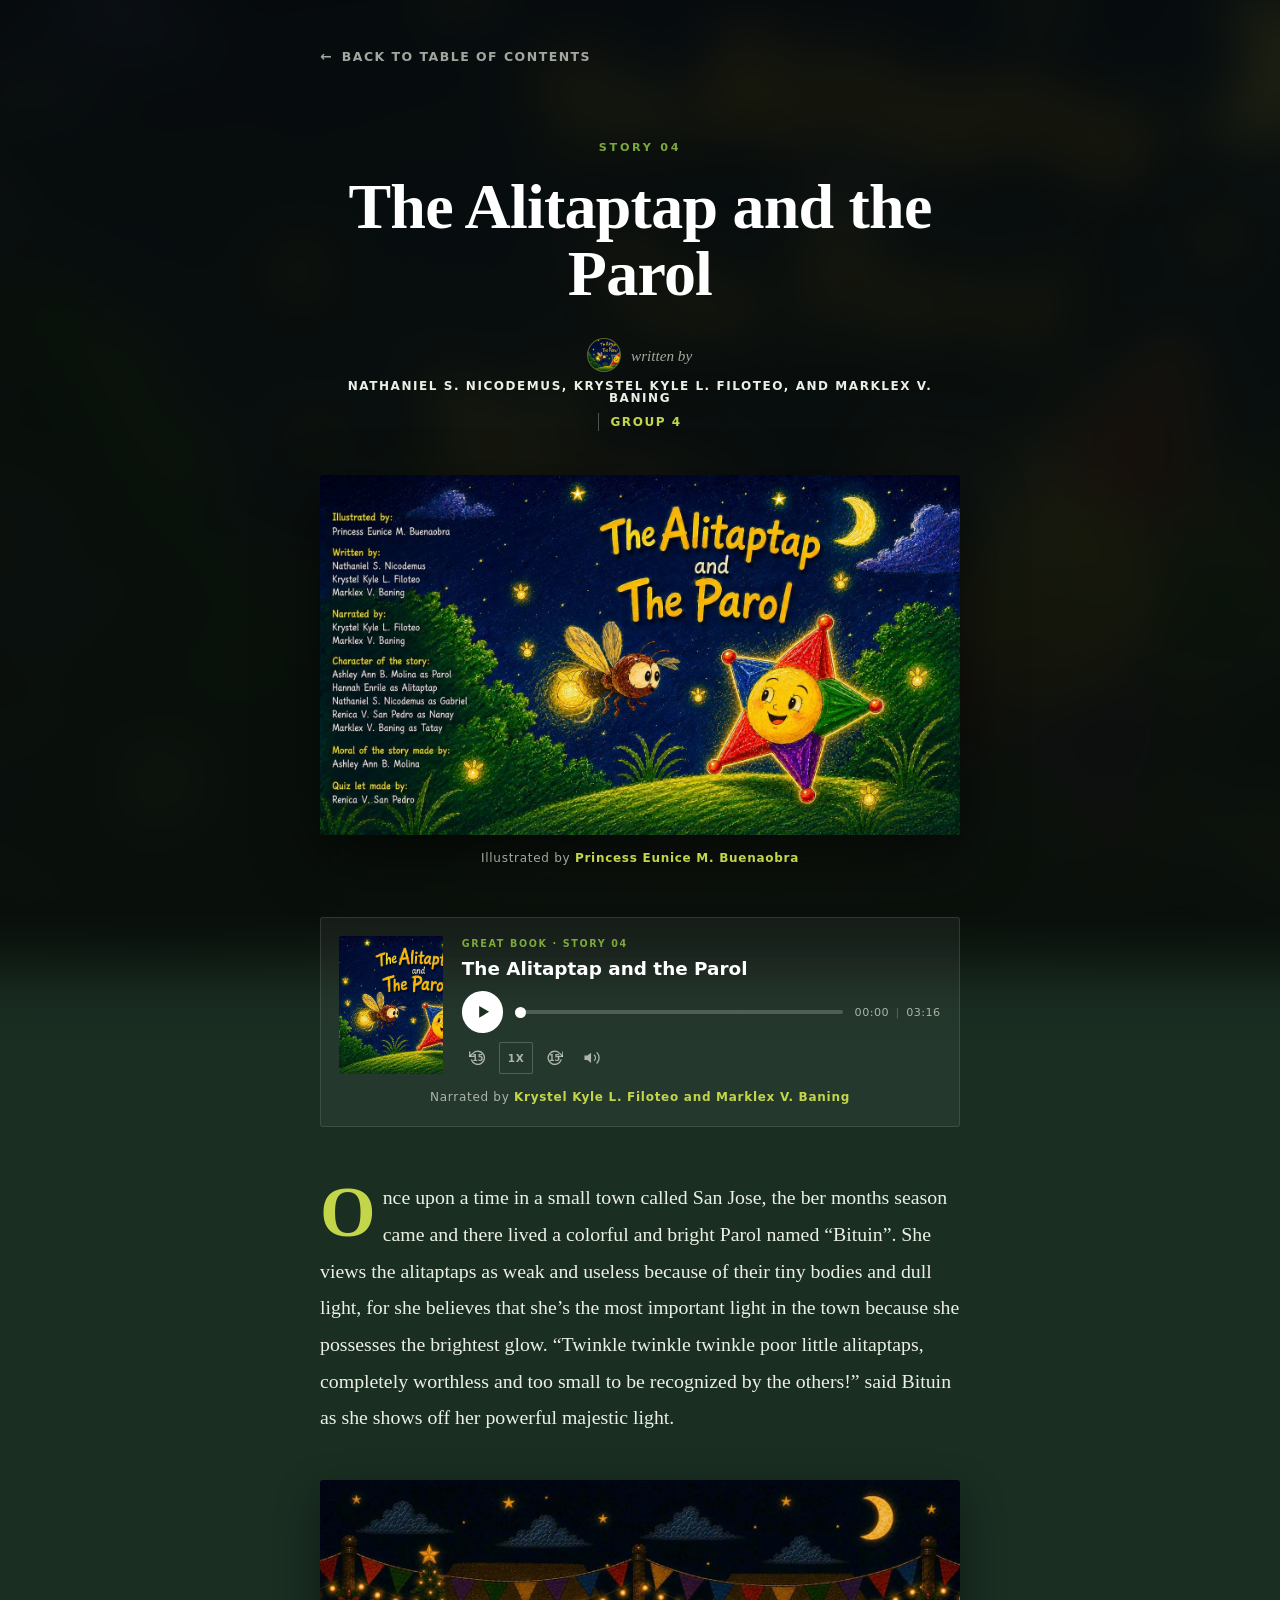
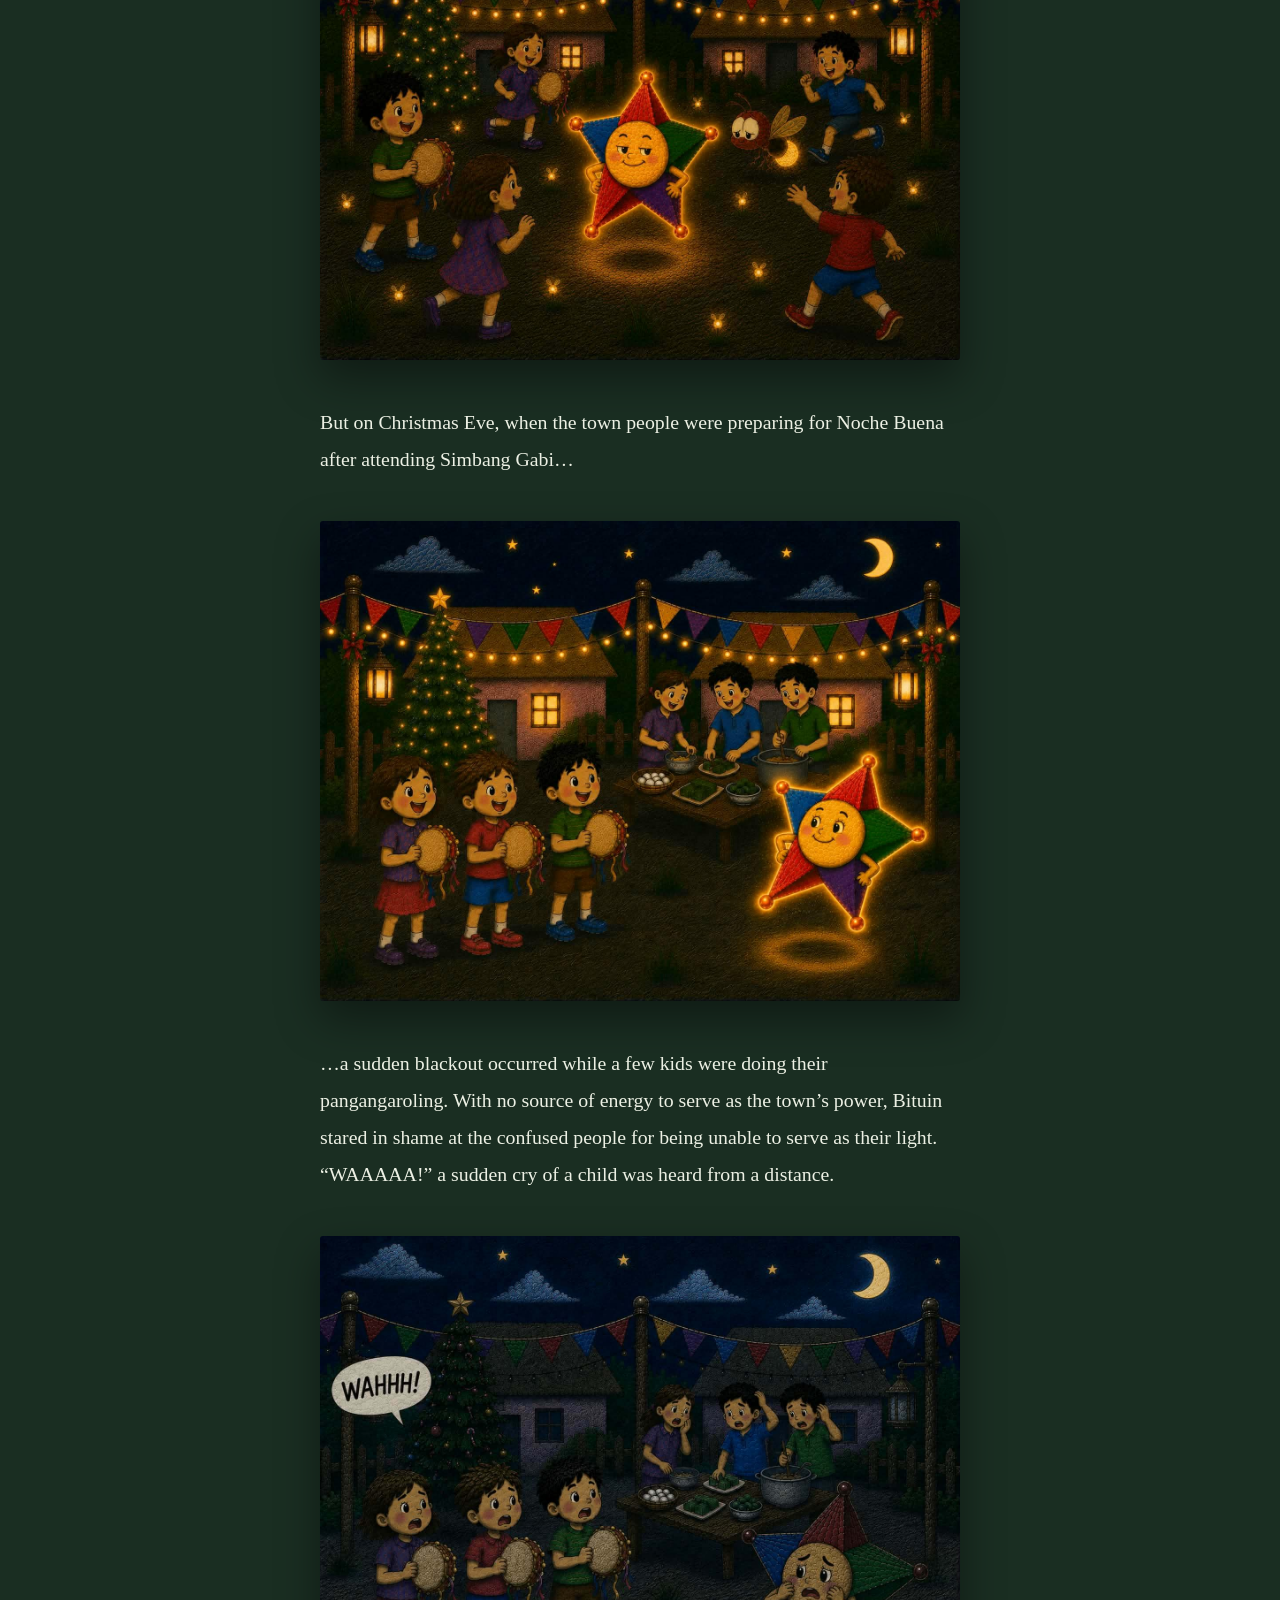
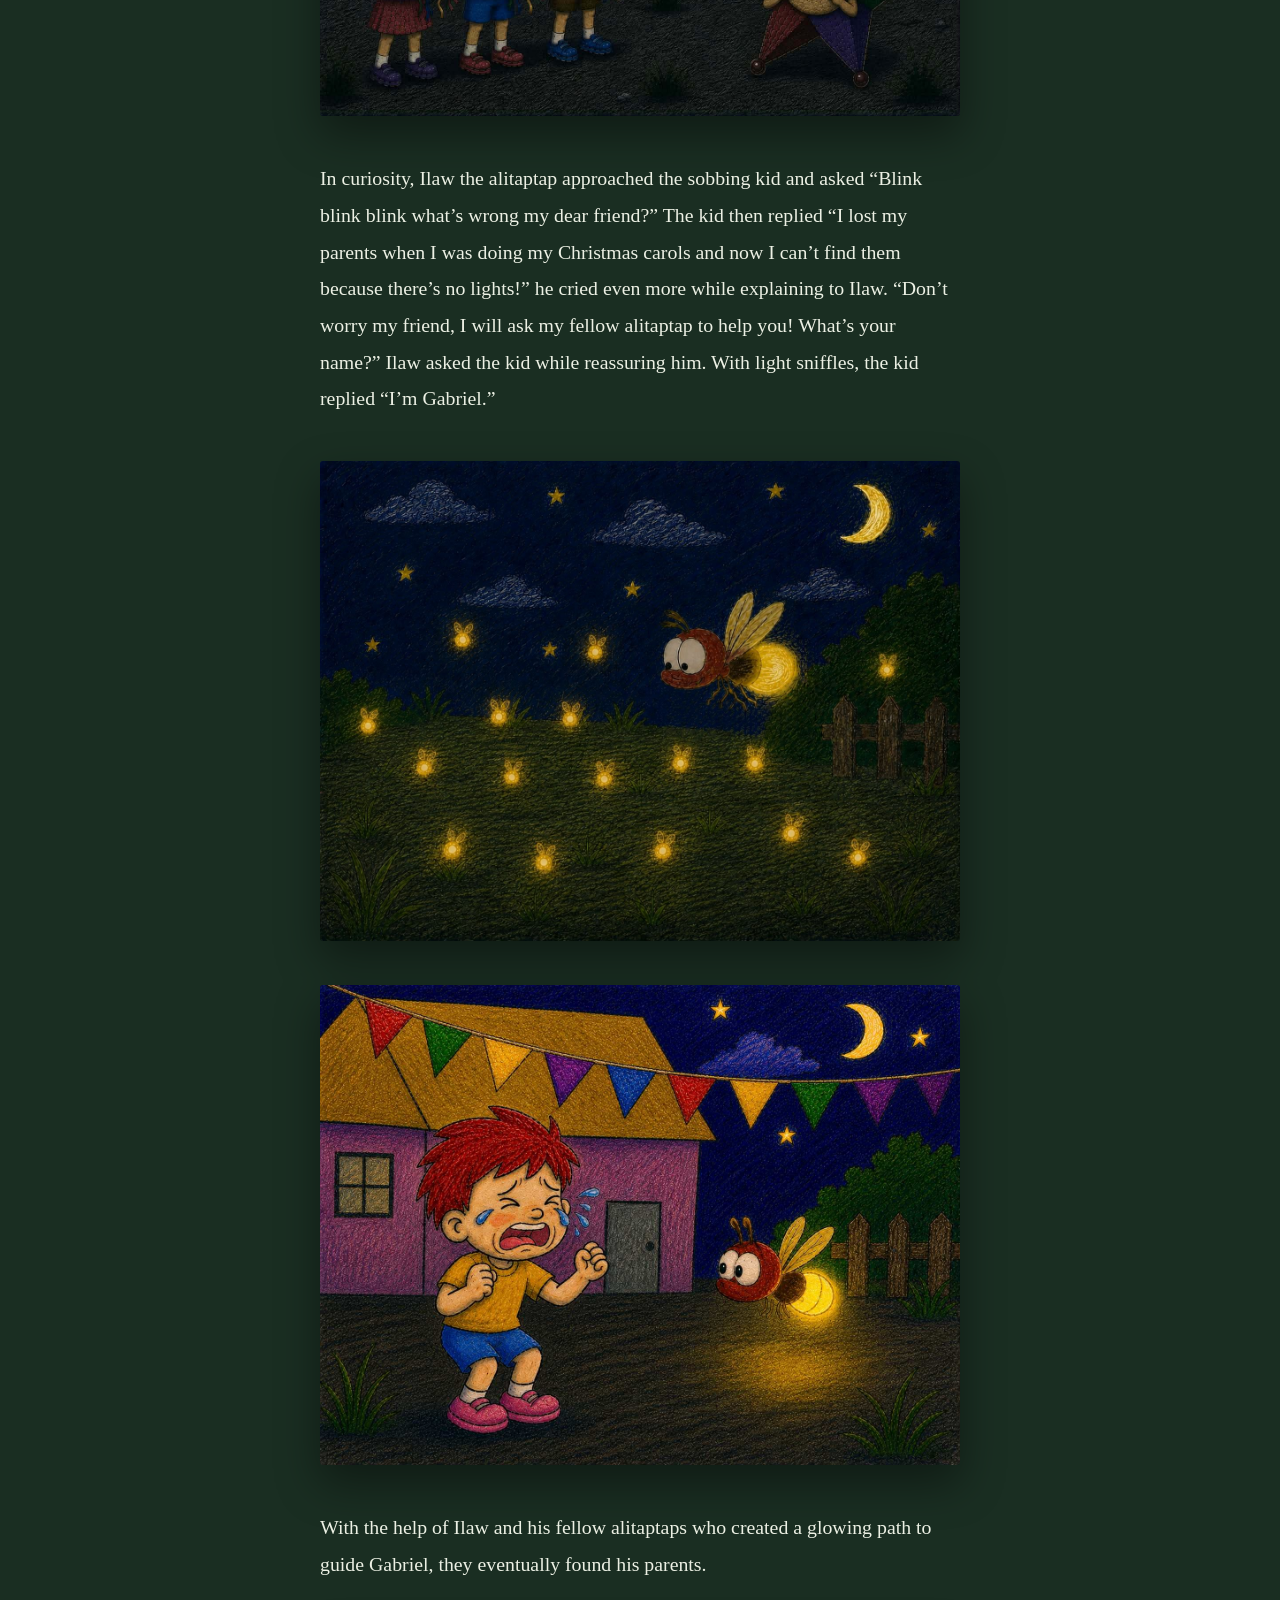
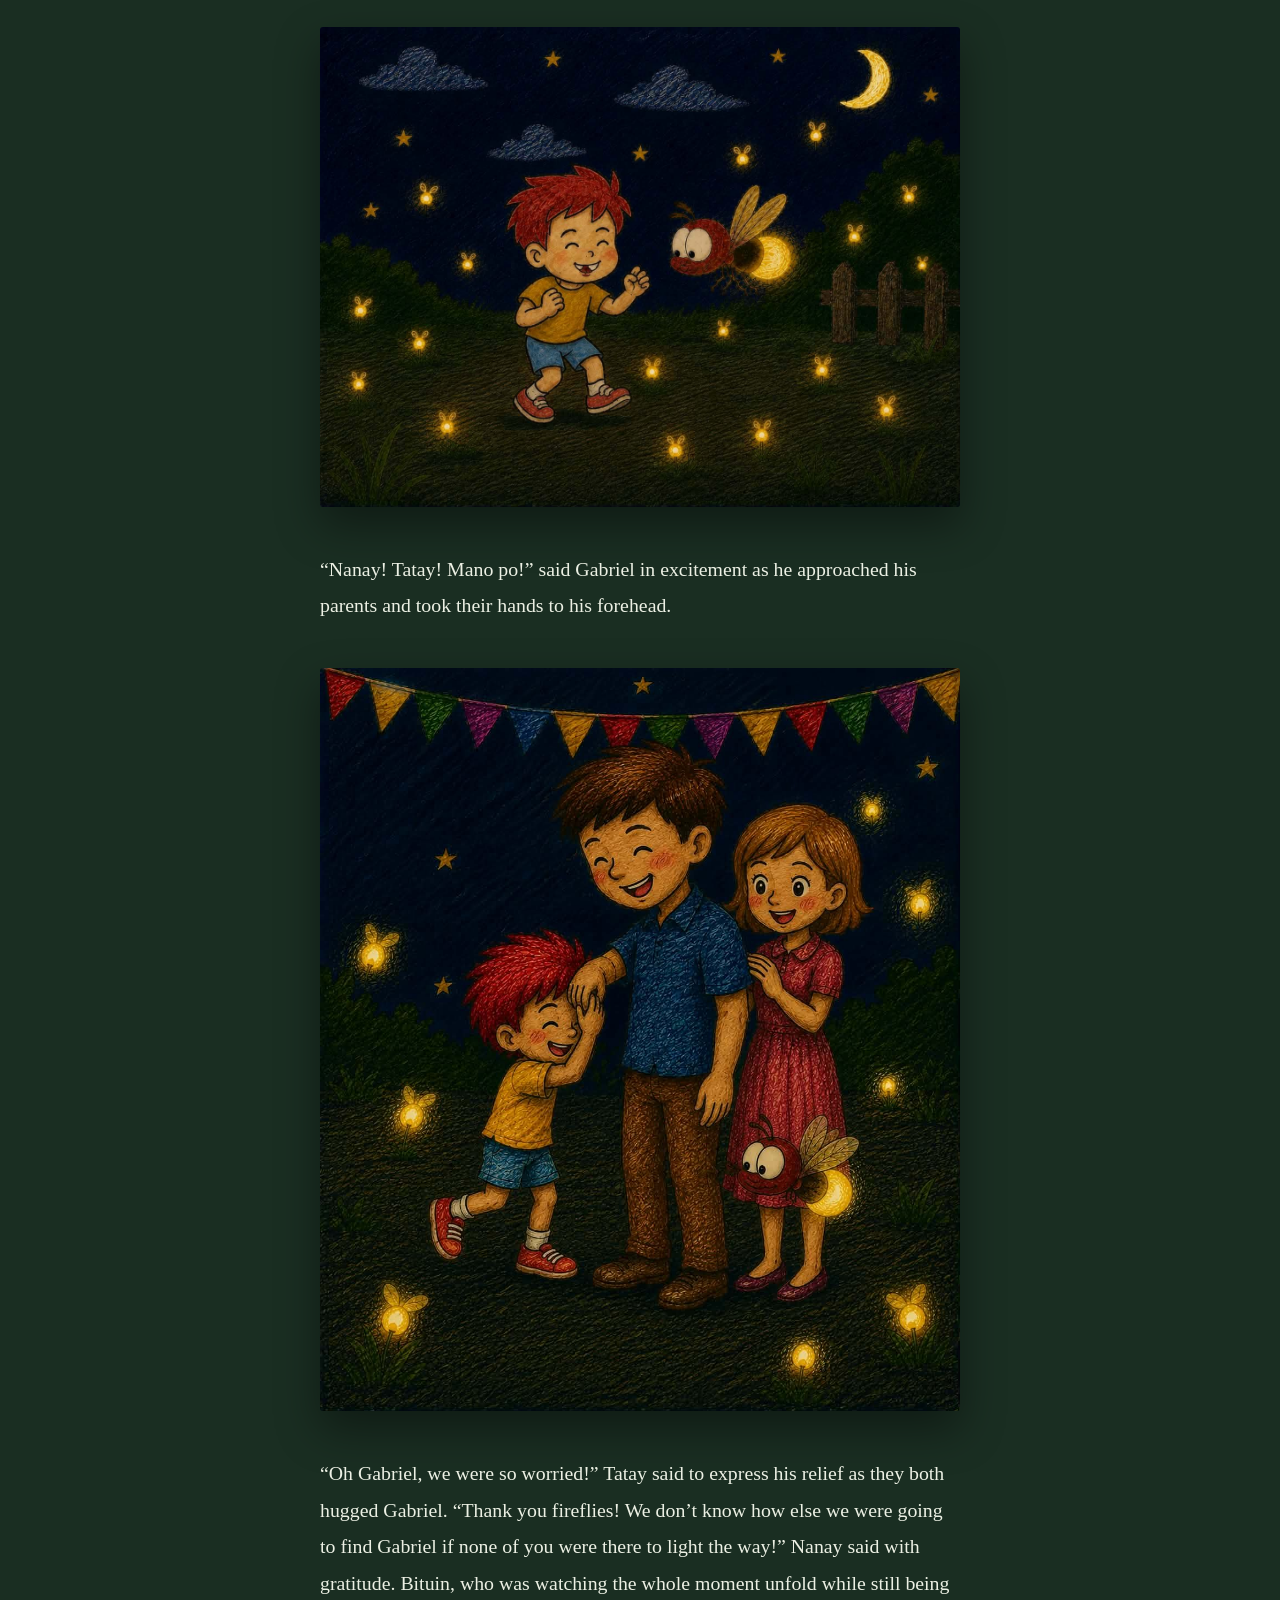
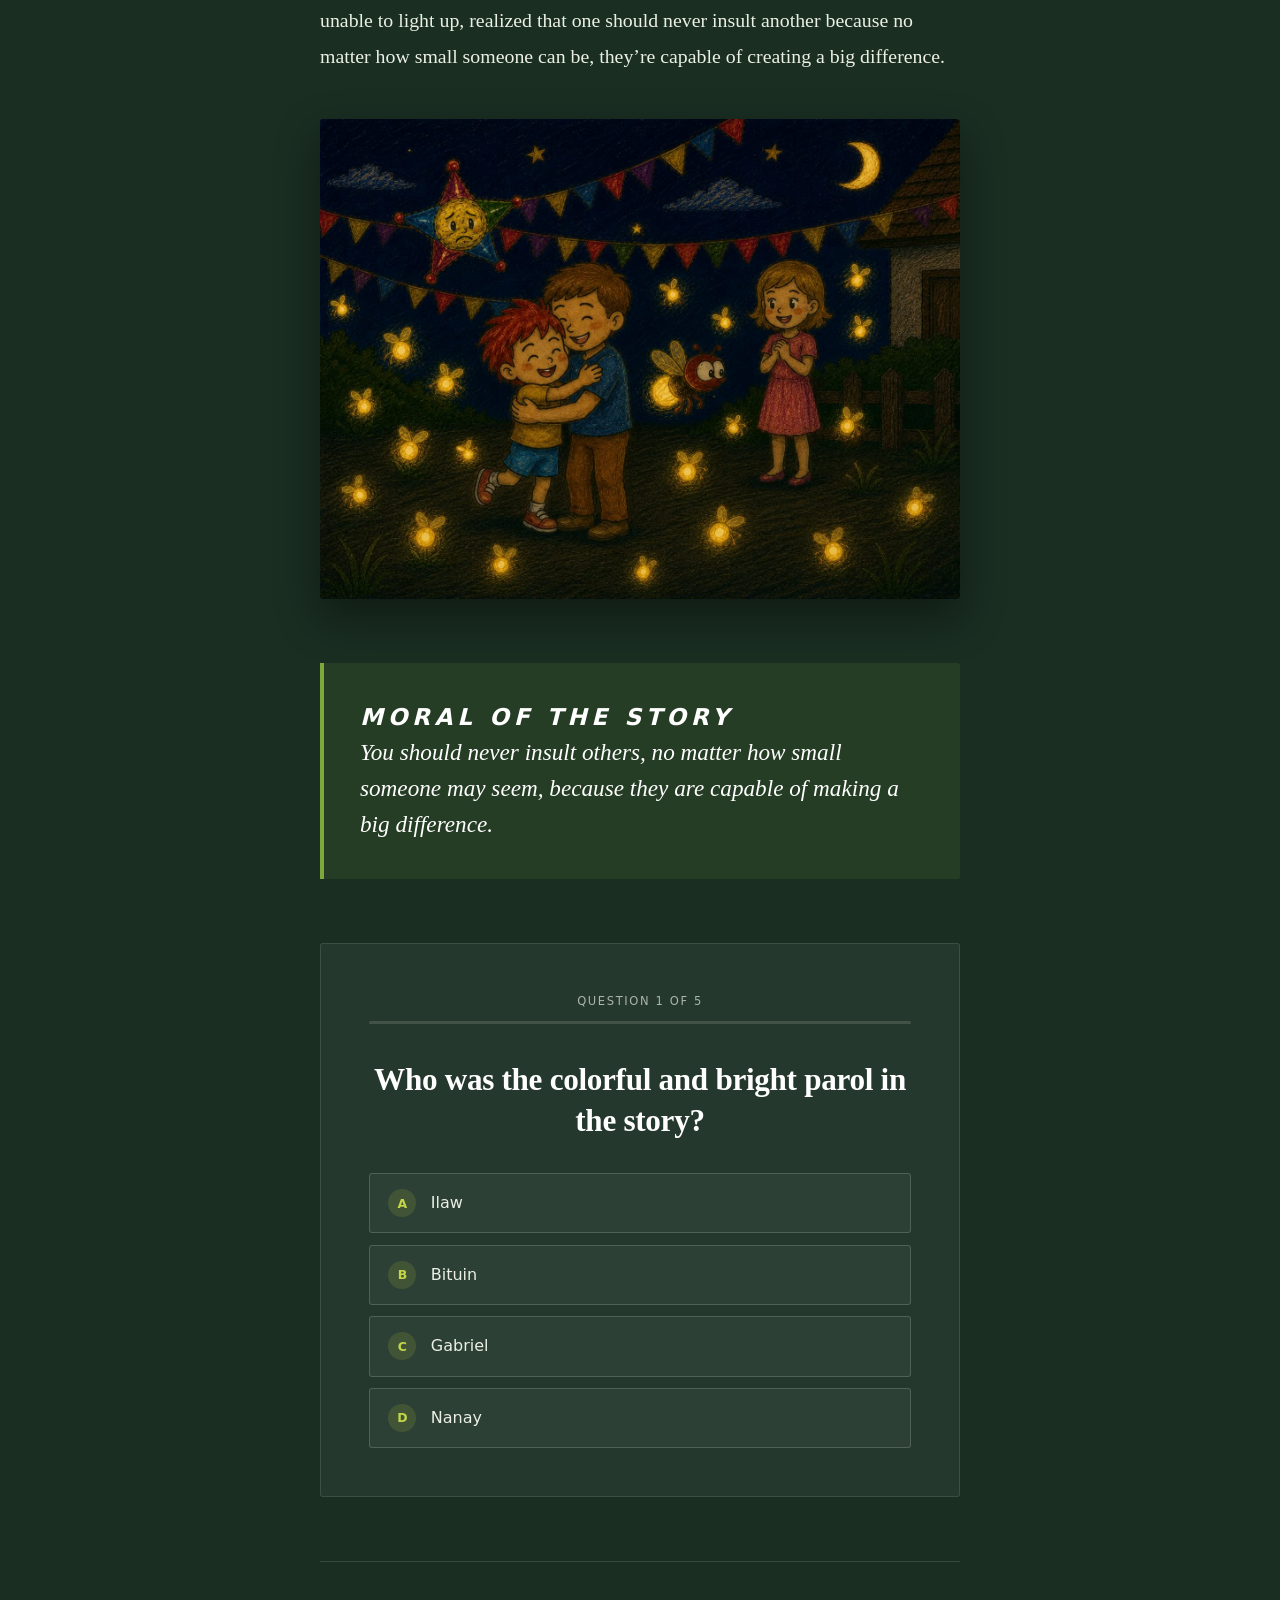
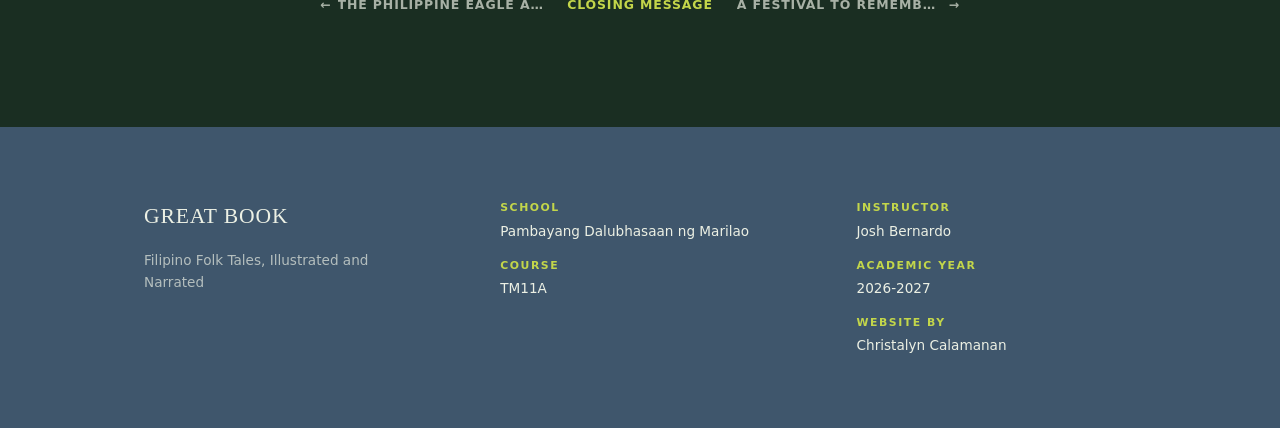
<file: story-04.html>
<!DOCTYPE html>
<html lang="en" class="no-js">
<head>
<meta charset="utf-8">
<meta name="viewport" content="width=device-width, initial-scale=1">
<title>The Alitaptap and the Parol, GREAT BOOK</title>
<meta name="description" content="The Alitaptap and the Parol, Group 4. From GREAT BOOK, a collection of Filipino folk tales.">

<link rel="stylesheet" href="./css/base.css">
<link rel="stylesheet" href="./css/story.css">

<script>
(function () {
  var root = document.documentElement;
  root.className = root.className.replace('no-js', 'js');
}());
</script>
</head>

<body class="story-page">

<a class="skip-link" href="#story-main">Skip to the story</a>

<!-- The story's own illustration, blurred and dimmed in CSS. No WebGL, no
     video, a file:// page cannot sample either into a texture anyway. -->
<div class="story-bg" style="background-image: url('./assets/img/04-cover.jpg');" aria-hidden="true"></div>

<div class="story">

  <!-- Returns to the TOC POSITION, not the cover. index.html's pre-paint
       script sees the fragment and skips the cover entirely. -->
  <a class="story__back" href="./index.html#toc">Back to Table of Contents</a>

  <main id="story-main">

    <header class="story__head">
      <p class="story__number">Story 04</p>

      <h1 class="story__title">
        The Alitaptap and the Parol
        <span class="story__title-alt"></span>
      </h1>

      <!-- One row, two brief requirements: the writer's credit, and the group
           name the plan asks for as "Title with Group Name". -->
      <p class="story__byline">
        <span class="story__avatar" style="background-image: url('./assets/img/04-cover.jpg');" aria-hidden="true"></span>
        <em class="story__byline-by">written by</em>
        <span class="story__byline-name">Nathaniel S. Nicodemus, Krystel Kyle L. Filoteo, and Marklex V. Baning</span>
        <span class="story__byline-rule" aria-hidden="true"></span>
        <span class="story__byline-group">Group 4</span>
      </p>
    </header>

    <figure class="story__figure">
      <img src="./assets/img/04-cover.jpg" alt="Illustration for The Alitaptap and the Parol" decoding="async">
      <figcaption>Illustrated by <strong>Princess Eunice M. Buenaobra</strong></figcaption>
    </figure>

    <!-- Narration. Two players live here and the build keeps exactly one.

         For an mp3: the custom transport is the mockup's, and the native
         <audio> under it is the engine AND the no-JS fallback, so the controls
         are only swapped once js/story.js has actually taken over.

         For a video: native controls only, in the video block below. -->
    <div class="story__audio">

      <div class="player">
        <span class="player__art" style="background-image: url('./assets/img/04-cover.jpg');" aria-hidden="true"></span>

        <div class="player__main">
          <p class="player__eyebrow">Great Book &middot; Story 04</p>
          <p class="player__name">The Alitaptap and the Parol</p>

          <div class="player__transport">
            <button class="player__play" type="button" aria-label="Play narration">
              <svg class="player__icon player__icon--play" viewBox="0 0 24 24" aria-hidden="true" focusable="false">
                <path d="M8 5.5v13l11-6.5z" fill="currentColor"></path>
              </svg>
              <svg class="player__icon player__icon--pause" viewBox="0 0 24 24" aria-hidden="true" focusable="false">
                <path d="M8 5h3v14H8zM13 5h3v14h-3z" fill="currentColor"></path>
              </svg>
            </button>

            <input class="player__seek" type="range" min="0" max="100" step="0.01" value="0"
                   aria-label="Seek through the narration" disabled>

            <p class="player__time">
              <span class="player__elapsed">00:00</span>
              <span class="player__time-sep" aria-hidden="true">|</span>
              <span class="player__duration">--:--</span>
            </p>
          </div>

          <div class="player__minor">
            <button class="player__skip" type="button" data-seek="-15" aria-label="Back 15 seconds">
              <svg viewBox="0 0 24 24" aria-hidden="true" focusable="false">
                <polyline points="1 4 1 10 7 10"></polyline>
                <path d="M3.51 15a9 9 0 1 0 2.13-9.36L1 10"></path>
              </svg>
              <b>15</b>
            </button>

            <button class="player__rate" type="button" aria-label="Playback speed">1x</button>

            <button class="player__skip" type="button" data-seek="15" aria-label="Forward 15 seconds">
              <svg viewBox="0 0 24 24" aria-hidden="true" focusable="false">
                <polyline points="23 4 23 10 17 10"></polyline>
                <path d="M20.49 15a9 9 0 1 1-2.12-9.36L23 10"></path>
              </svg>
              <b>15</b>
            </button>

            <button class="player__mute" type="button" aria-label="Mute narration">
              <svg class="player__icon player__icon--loud" viewBox="0 0 24 24" aria-hidden="true" focusable="false">
                <polygon points="11 5 6 9 2 9 2 15 6 15 11 19 11 5"></polygon>
                <path d="M19.07 4.93a10 10 0 0 1 0 14.14M15.54 8.46a5 5 0 0 1 0 7.07"></path>
              </svg>
              <svg class="player__icon player__icon--muted" viewBox="0 0 24 24" aria-hidden="true" focusable="false">
                <polygon points="11 5 6 9 2 9 2 15 6 15 11 19 11 5"></polygon>
                <line x1="23" y1="9" x2="17" y2="15"></line>
                <line x1="17" y1="9" x2="23" y2="15"></line>
              </svg>
            </button>
          </div>
        </div>
      </div>

      <audio class="player__audio" controls preload="metadata" src="./assets/audio/04.mp3">
        Your browser does not support the audio player.
      </audio>

      <p class="story__audio-missing">
        The narration for this story has not been recorded yet.
      </p>

      <p class="player__credit">Narrated by <strong>Krystel Kyle L. Filoteo and Marklex V. Baning</strong></p>
    </div>

    <div class="story__body">
      <p>Once upon a time in a small town called San Jose, the ber months season came and there lived a colorful and bright Parol named “Bituin”. She views the alitaptaps as weak and useless because of their tiny bodies and dull light, for she believes that she’s the most important light in the town because she possesses the brightest glow. “Twinkle twinkle twinkle poor little alitaptaps, completely worthless and too small to be recognized by the others!” said Bituin as she shows off her powerful majestic light.</p>
      <figure class="story__panel">
        <img src="./assets/img/04.jpg" alt="Bituin the parol glows smugly in the middle of the lit plaza with her hands on her hips, children dancing round her with tambourines, and a small dejected alitaptap hovering at her side." loading="lazy" decoding="async">
      </figure>
      <p>But on Christmas Eve, when the town people were preparing for Noche Buena after attending Simbang Gabi…</p>
      <figure class="story__panel">
        <img src="./assets/img/04-s3.jpg" alt="The town plaza on Christmas Eve with its lanterns and string lights burning, children caroling with tambourines, neighbours cooking at a long table, and Bituin the parol glowing proudly at the right." loading="lazy" decoding="async">
      </figure>
      <p>…a sudden blackout occurred while a few kids were doing their pangangaroling. With no source of energy to serve as the town’s power, Bituin stared in shame at the confused people for being unable to serve as their light. “WAAAAA!” a sudden cry of a child was heard from a distance.</p>
      <figure class="story__panel">
        <img src="./assets/img/04-s4.jpg" alt="The same plaza in darkness after the blackout, the children startled mid-carol, the food left on the table, and Bituin covering her face in shame as a cry of “WAHHH!” goes up." loading="lazy" decoding="async">
      </figure>
      <p>In curiosity, Ilaw the alitaptap approached the sobbing kid and asked “Blink blink blink what’s wrong my dear friend?” The kid then replied “I lost my parents when I was doing my Christmas carols and now I can’t find them because there’s no lights!” he cried even more while explaining to Ilaw. “Don’t worry my friend, I will ask my fellow alitaptap to help you! What’s your name?” Ilaw asked the kid while reassuring him. With light sniffles, the kid replied “I’m Gabriel.”</p>
      <figure class="story__panel">
        <img src="./assets/img/04-s2.jpg" alt="Ilaw the firefly glides over a dark field where dozens of tiny alitaptaps glow in the grass beneath a crescent moon." loading="lazy" decoding="async">
      </figure>
      <figure class="story__panel">
        <img src="./assets/img/04-s5.jpg" alt="Gabriel stands crying outside a darkened house while Ilaw the firefly flies up to him, his little lamp the only light on the ground." loading="lazy" decoding="async">
      </figure>
      <p>With the help of Ilaw and his fellow alitaptaps who created a glowing path to guide Gabriel, they eventually found his parents.</p>
      <figure class="story__panel">
        <img src="./assets/img/04-s6.jpg" alt="Gabriel laughs with Ilaw in the middle of a field where his fellow alitaptaps have lit up all around the two of them." loading="lazy" decoding="async">
      </figure>
      <p>“Nanay! Tatay! Mano po!” said Gabriel in excitement as he approached his parents and took their hands to his forehead.</p>
      <figure class="story__panel">
        <img src="./assets/img/04-s7.jpg" alt="Gabriel takes his father’s hand to his forehead in a mano po while his mother stands smiling beside them and a firefly glows at her skirt." loading="lazy" decoding="async">
      </figure>
      <p>“Oh Gabriel, we were so worried!” Tatay said to express his relief as they both hugged Gabriel. “Thank you fireflies! We don’t know how else we were going to find Gabriel if none of you were there to light the way!” Nanay said with gratitude. Bituin, who was watching the whole moment unfold while still being unable to light up, realized that one should never insult another because no matter how small someone can be, they’re capable of creating a big difference.</p>
      <figure class="story__panel">
        <img src="./assets/img/04-s8.jpg" alt="Gabriel hugs his father while his mother clasps her hands in thanks, fireflies fill the yard, and an unlit Bituin watches sadly from among the buntings above." loading="lazy" decoding="async">
      </figure>
    </div>

    <!-- Set apart on purpose: the brief asks for the lesson to be easy to
         determine, and buried in the prose it gives a grader nothing to find. -->
    <aside class="story__moral">
      <p class="story__moral-label">Moral of the Story</p>
      <p>You should never insult others, no matter how small someone may seem, because they are capable of making a big difference.</p>
    </aside>

    <!-- Baked as a plain printed quiz; js/quiz.js turns it into the scored,
         one-question-at-a-time version. With scripting off the printed one
         stays, which is why the questions live in the markup and not in a
         data file. -->
    <section class="story__quiz" aria-label="Quiz">
      <div class="quiz" data-quiz>
        <p class="quiz__eyebrow">Check what you remember</p>
        <ol class="quiz__static">
          <li class="quiz__static-item" data-answer="1">
            <p class="quiz__static-q">Who was the colorful and bright parol in the story?</p>
            <ul class="quiz__static-choices">
              <li>Ilaw</li>
              <li>Bituin</li>
              <li>Gabriel</li>
              <li>Nanay</li>
            </ul>
          </li>
          <li class="quiz__static-item" data-answer="1">
            <p class="quiz__static-q">Why did Bituin look down on the alitaptaps?</p>
            <ul class="quiz__static-choices">
              <li>They were noisy</li>
              <li>They were too small and had dull lights</li>
              <li>They lived far away</li>
              <li>They could not fly</li>
            </ul>
          </li>
          <li class="quiz__static-item" data-answer="2">
            <p class="quiz__static-q">What happened on Christmas Eve?</p>
            <ul class="quiz__static-choices">
              <li>It rained heavily</li>
              <li>A fire started</li>
              <li>A sudden blackout occurred</li>
              <li>The town had a party</li>
            </ul>
          </li>
          <li class="quiz__static-item" data-answer="0">
            <p class="quiz__static-q">Who was the lost child?</p>
            <ul class="quiz__static-choices">
              <li>Gabriel</li>
              <li>Ilaw</li>
              <li>Bituin</li>
              <li>Tatay</li>
            </ul>
          </li>
          <li class="quiz__static-item" data-answer="1">
            <p class="quiz__static-q">How did Ilaw and the other alitaptaps help Gabriel?</p>
            <ul class="quiz__static-choices">
              <li>They carried him home</li>
              <li>They created a glowing path to guide him</li>
              <li>They called his parents</li>
              <li>They gave him a parol</li>
            </ul>
          </li>
        </ol>
      </div>
    </section>

    <nav class="story__nav" aria-label="Story navigation">
      <a class="story__nav-prev" href="./story-03.html" rel="prev"><span class="story__nav-arrow" aria-hidden="true">&larr;</span><span class="u-visually-hidden">Previous story: </span><span class="story__nav-label">The Philippine Eagle and the Right Wind</span></a>
      <a class="story__nav-closing" href="./closing.html">Closing Message</a>
      <a class="story__nav-next" href="./story-05.html" rel="next"><span class="u-visually-hidden">Next story: </span><span class="story__nav-label">A Festival to Remember</span><span class="story__nav-arrow" aria-hidden="true">&rarr;</span></a>
    </nav>

  </main>
</div>

<!-- GB:FOOTER:START, generated by tools/build-pages.ps1, do not edit by hand -->
<footer class="site-footer">
  <div class="site-footer__inner">
    <div>
      <p class="site-footer__title">GREAT BOOK</p>
      <p>Filipino Folk Tales, Illustrated and Narrated</p>
    </div>
    <div>
      <dl>
        <dt>School</dt>
        <dd>Pambayang Dalubhasaan ng Marilao</dd>
        <dt>Course</dt>
        <dd>TM11A</dd>
      </dl>
    </div>
    <div>
      <dl>
        <dt>Instructor</dt>
        <dd>Josh Bernardo</dd>
        <dt>Academic Year</dt>
        <dd>2026-2027</dd>
        <dt>Website by</dt>
        <dd>Christalyn Calamanan</dd>
      </dl>
    </div>
  </div>
</footer>
<!-- GB:FOOTER:END -->

<script src="./js/story.js"></script>
<script src="./js/quiz.js"></script>

</body>
</html>
</file>
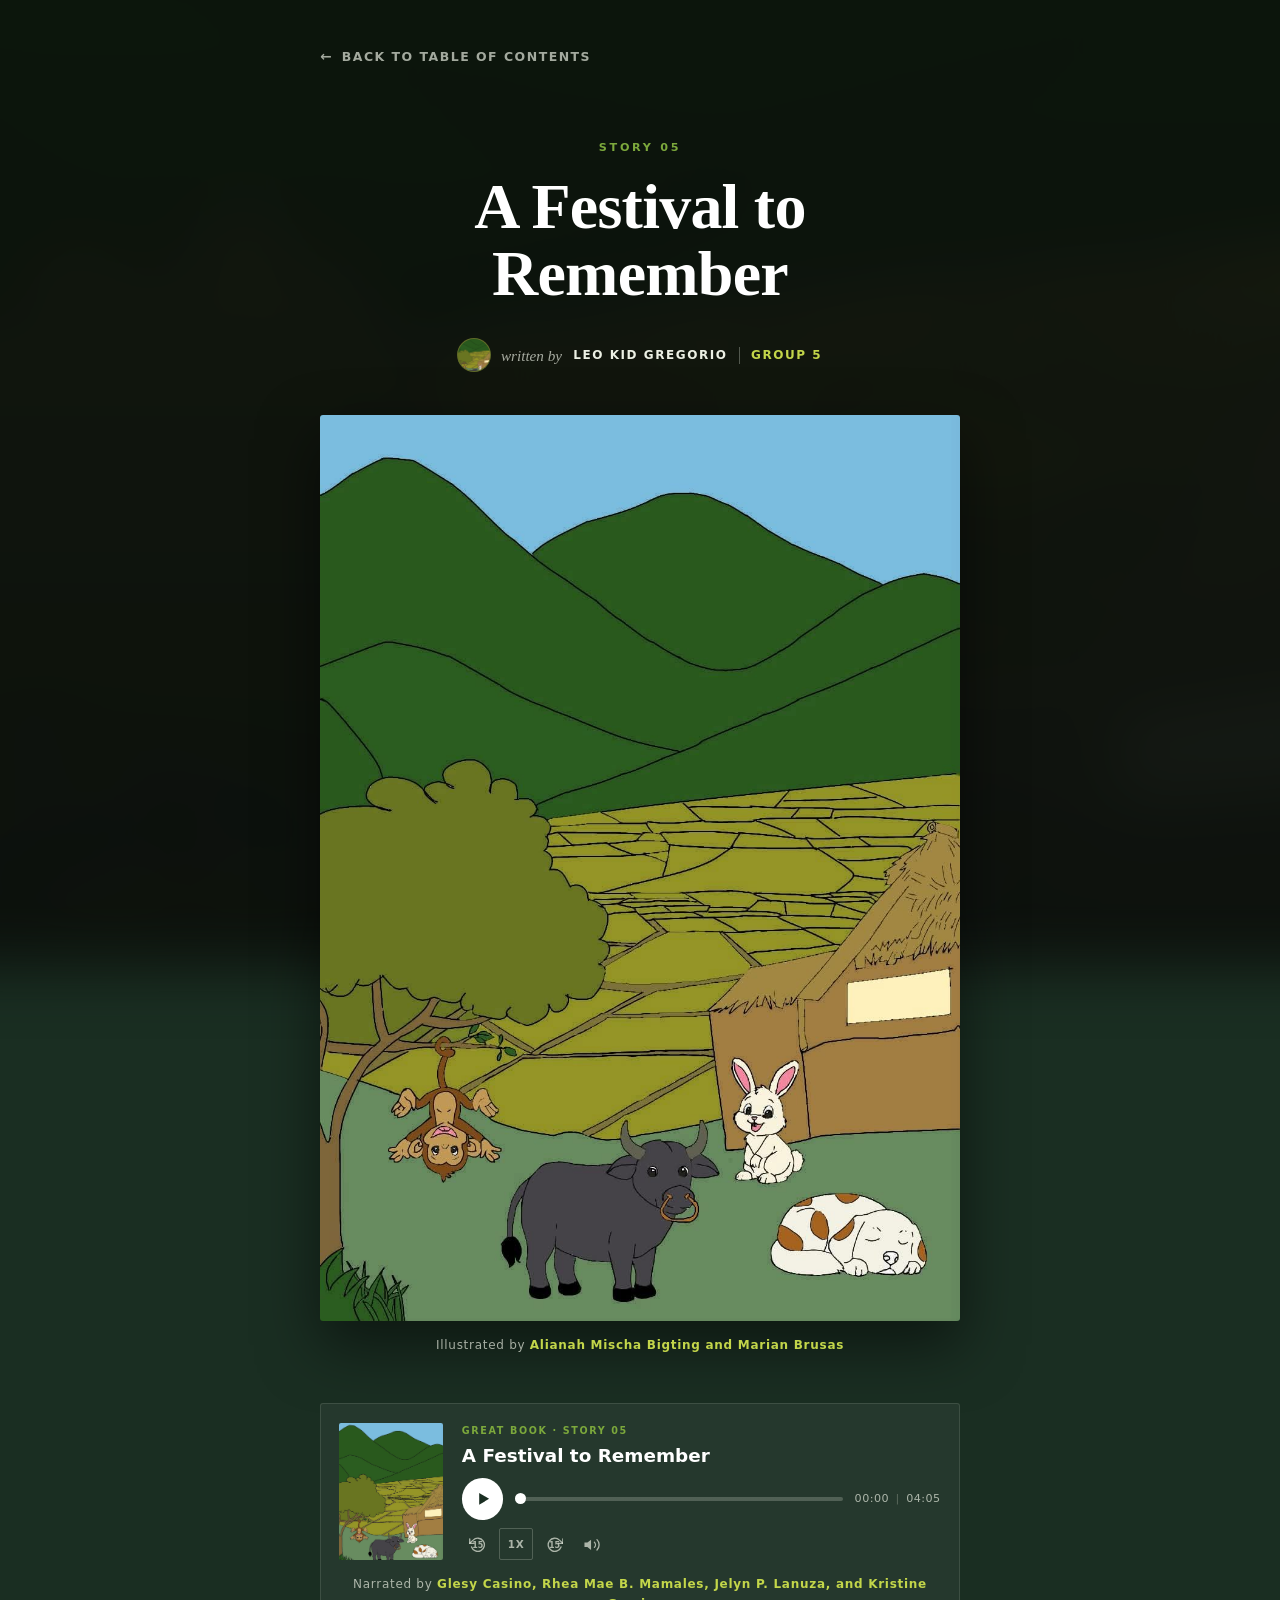
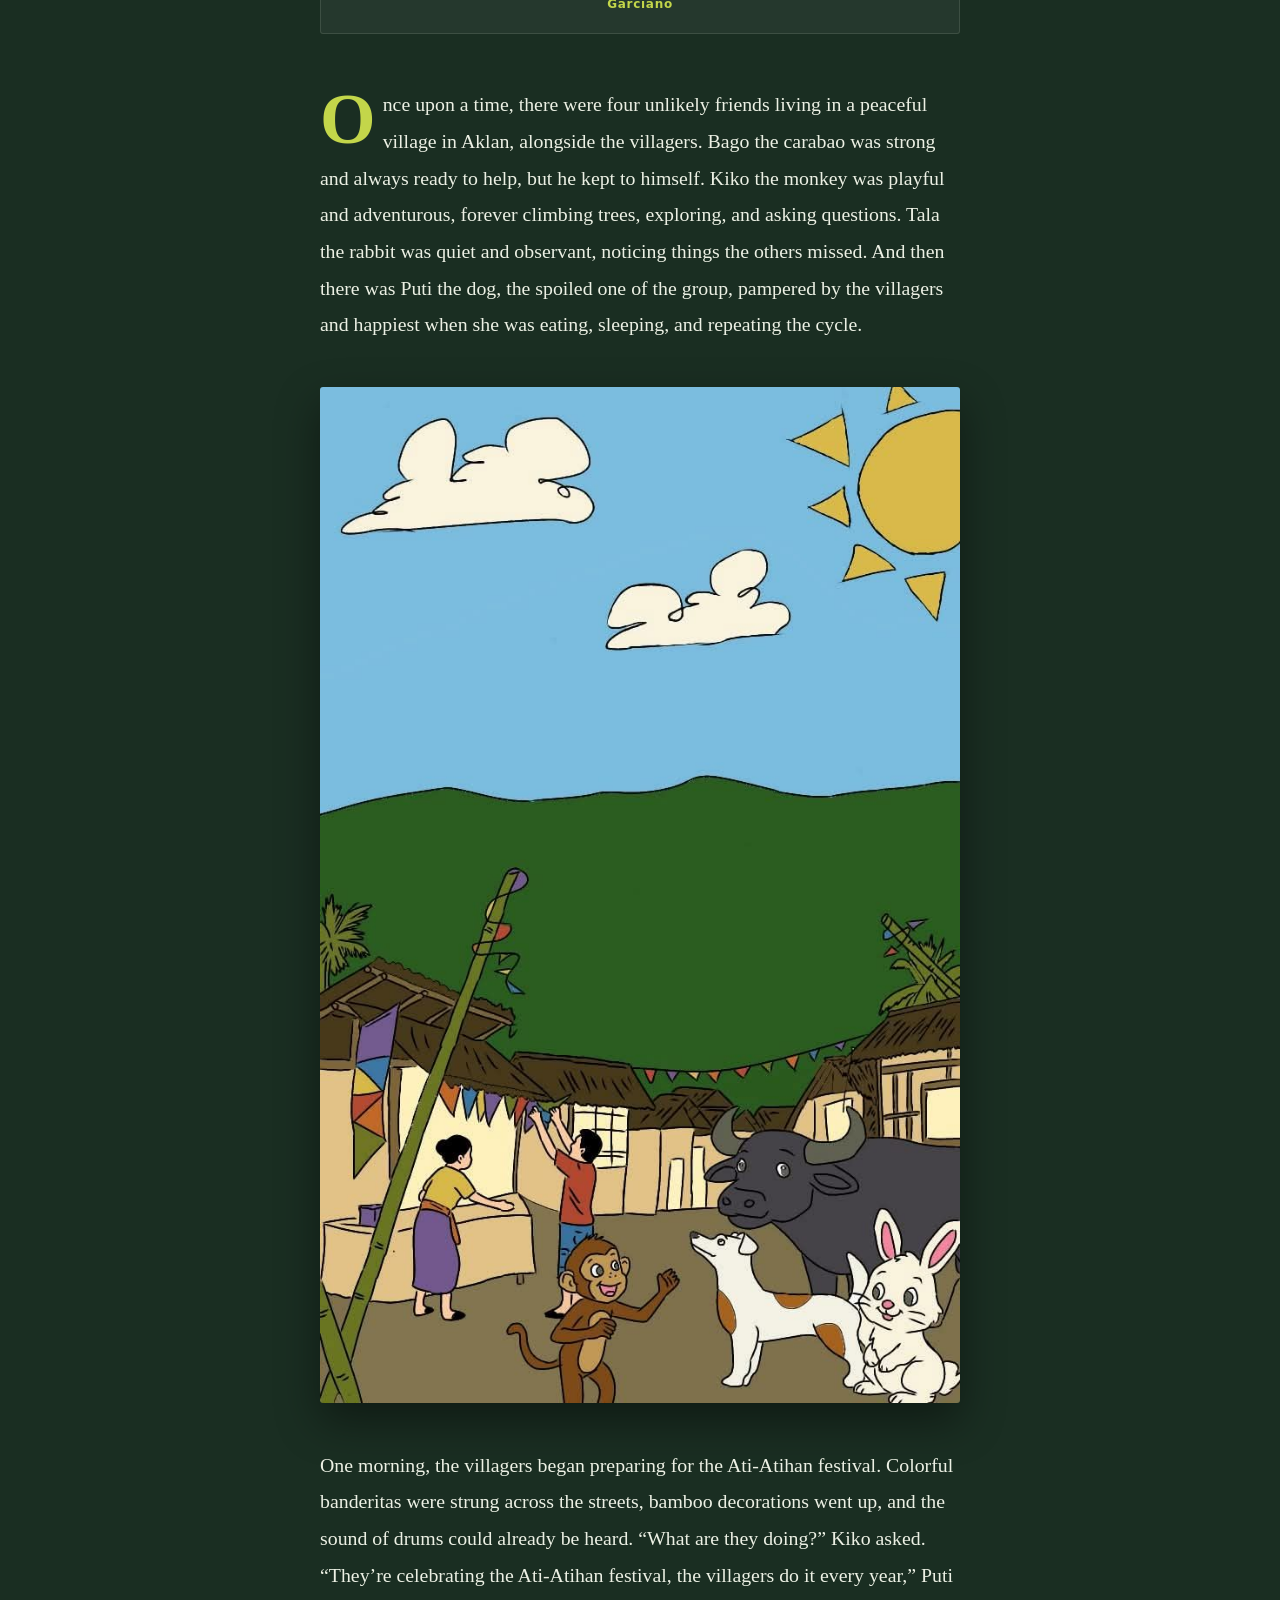
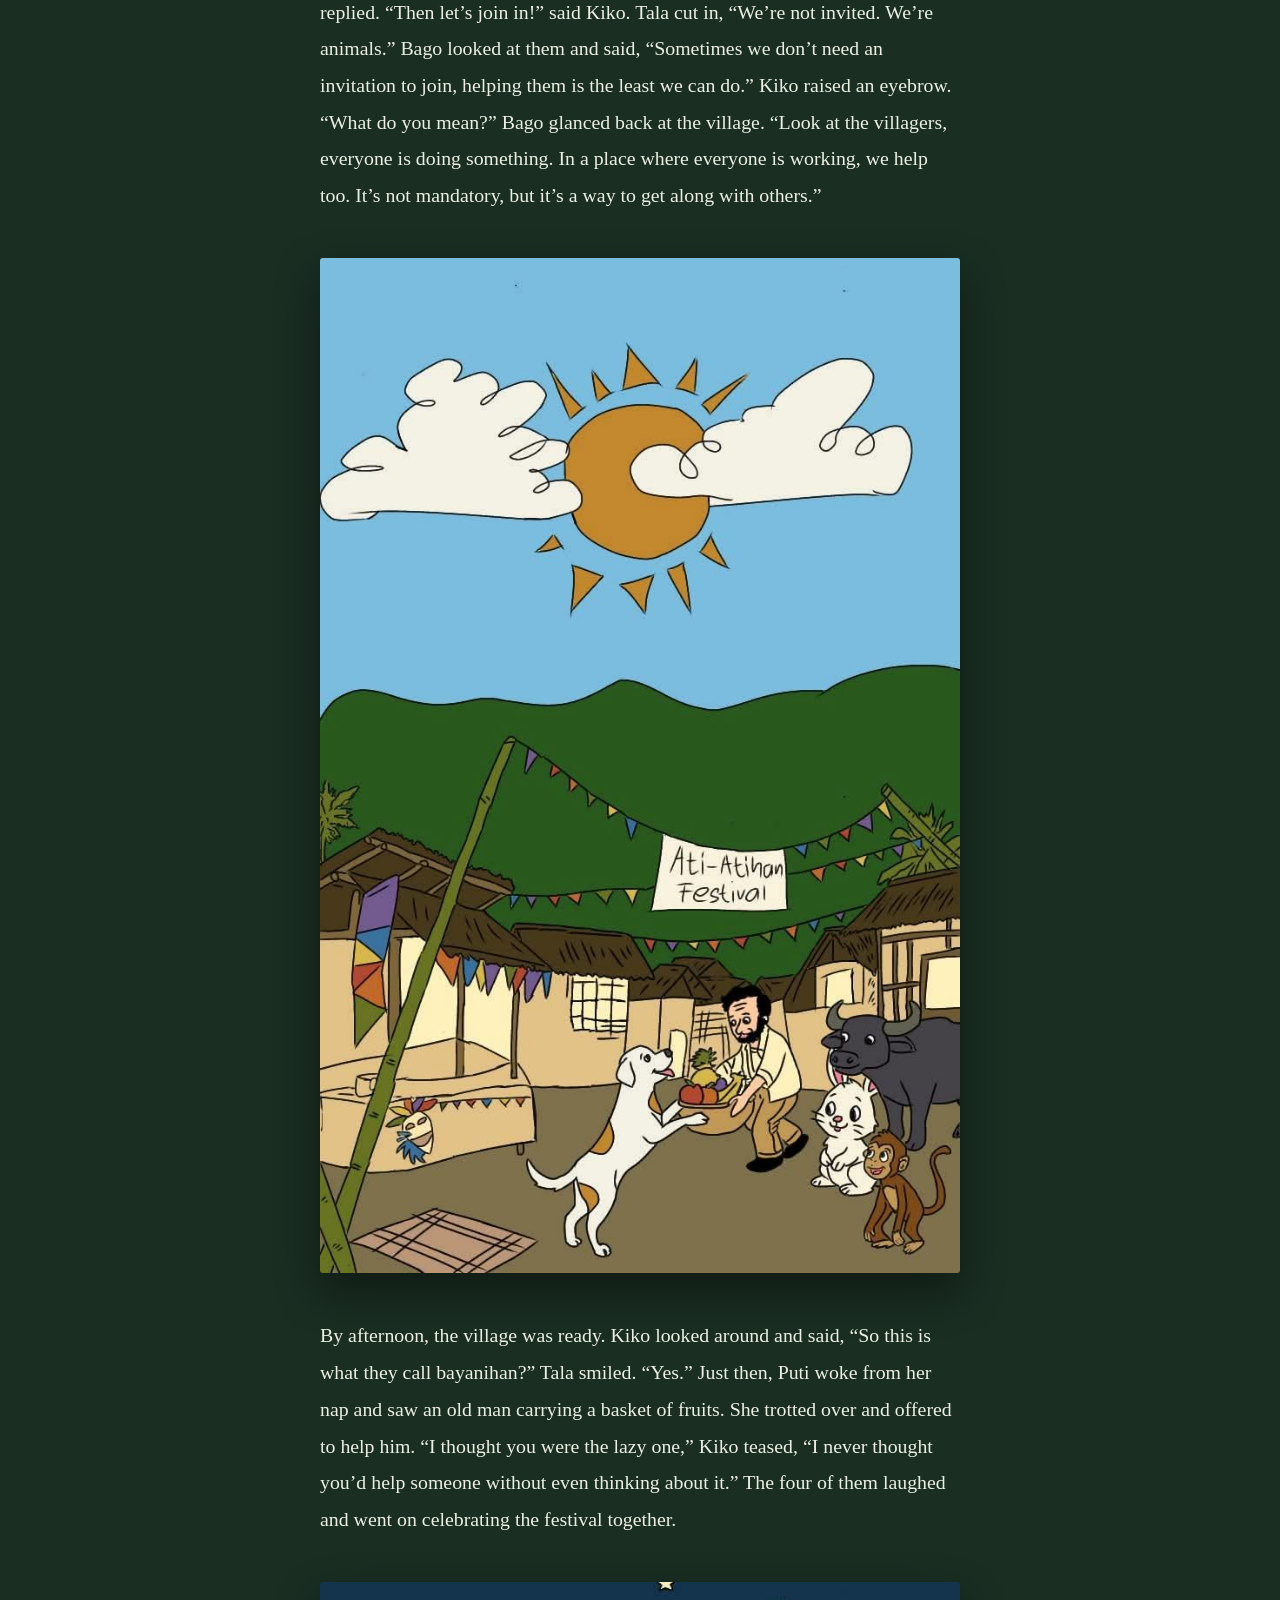
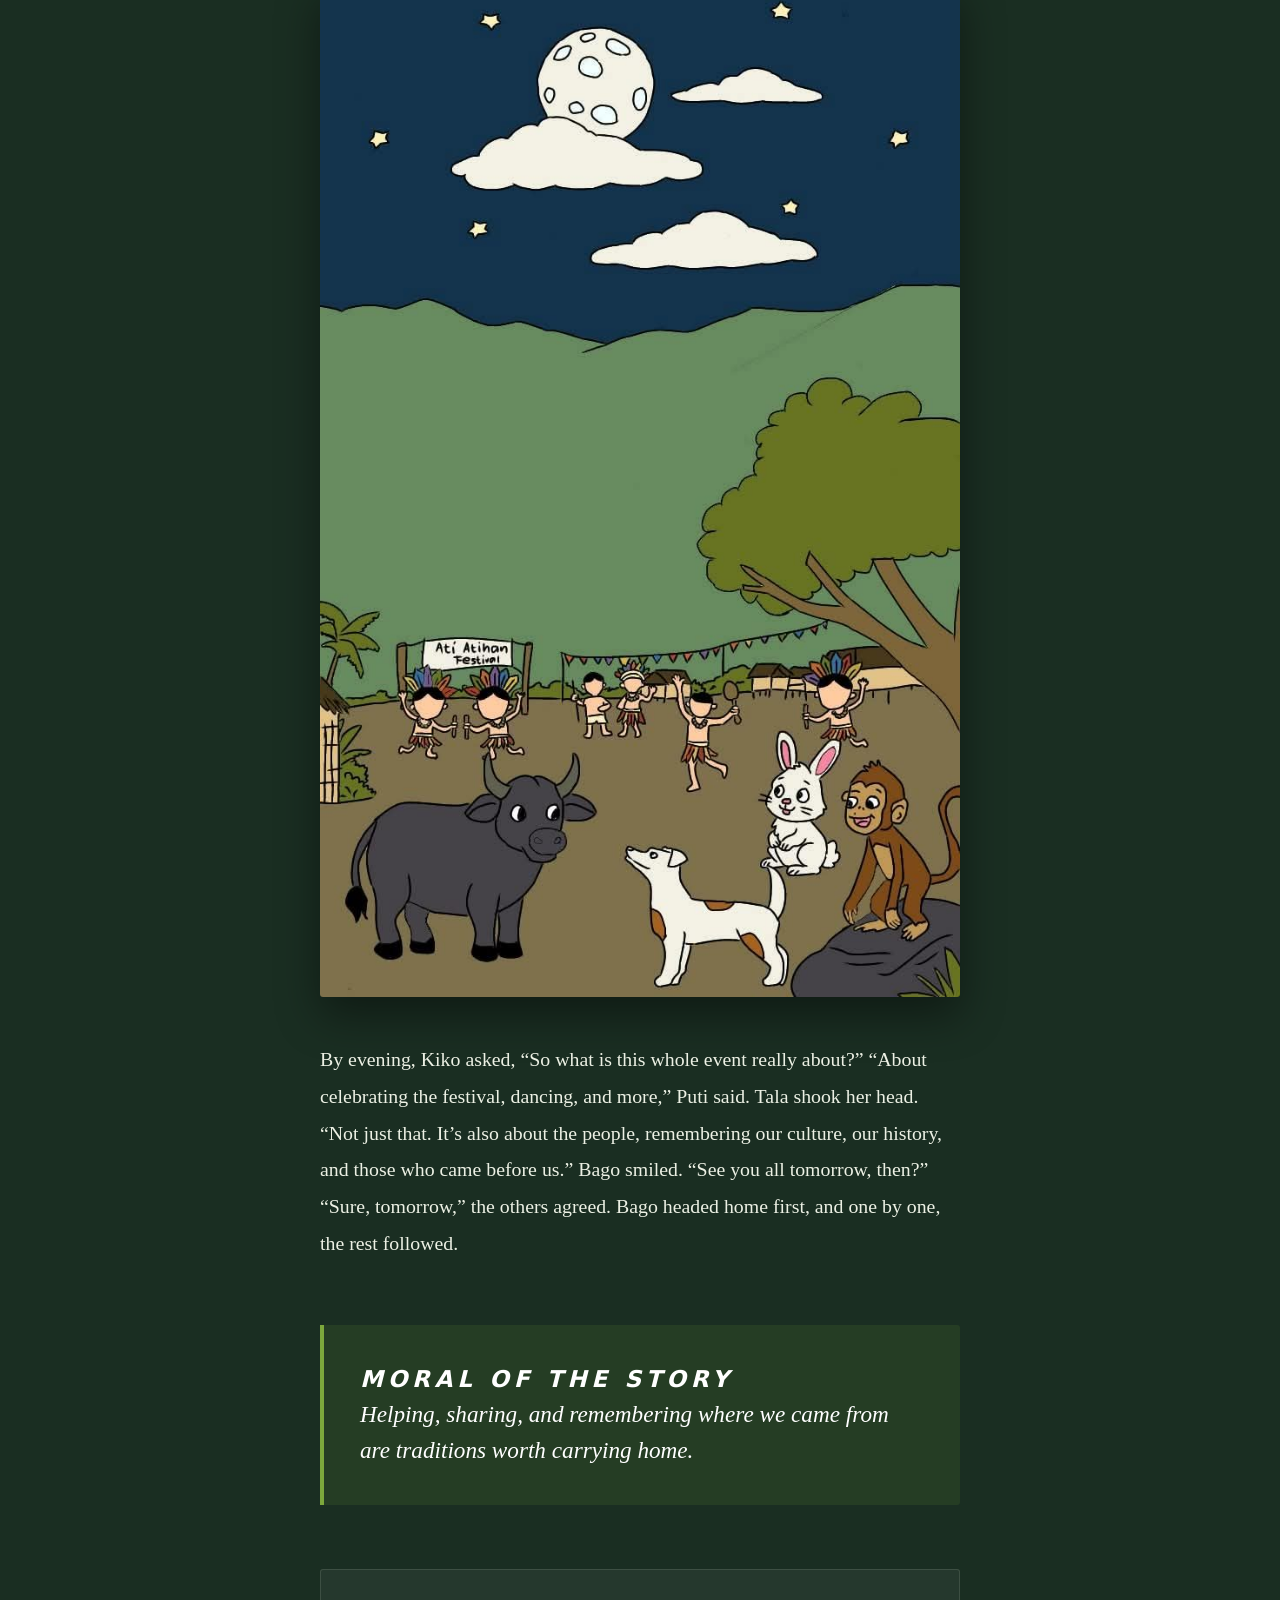
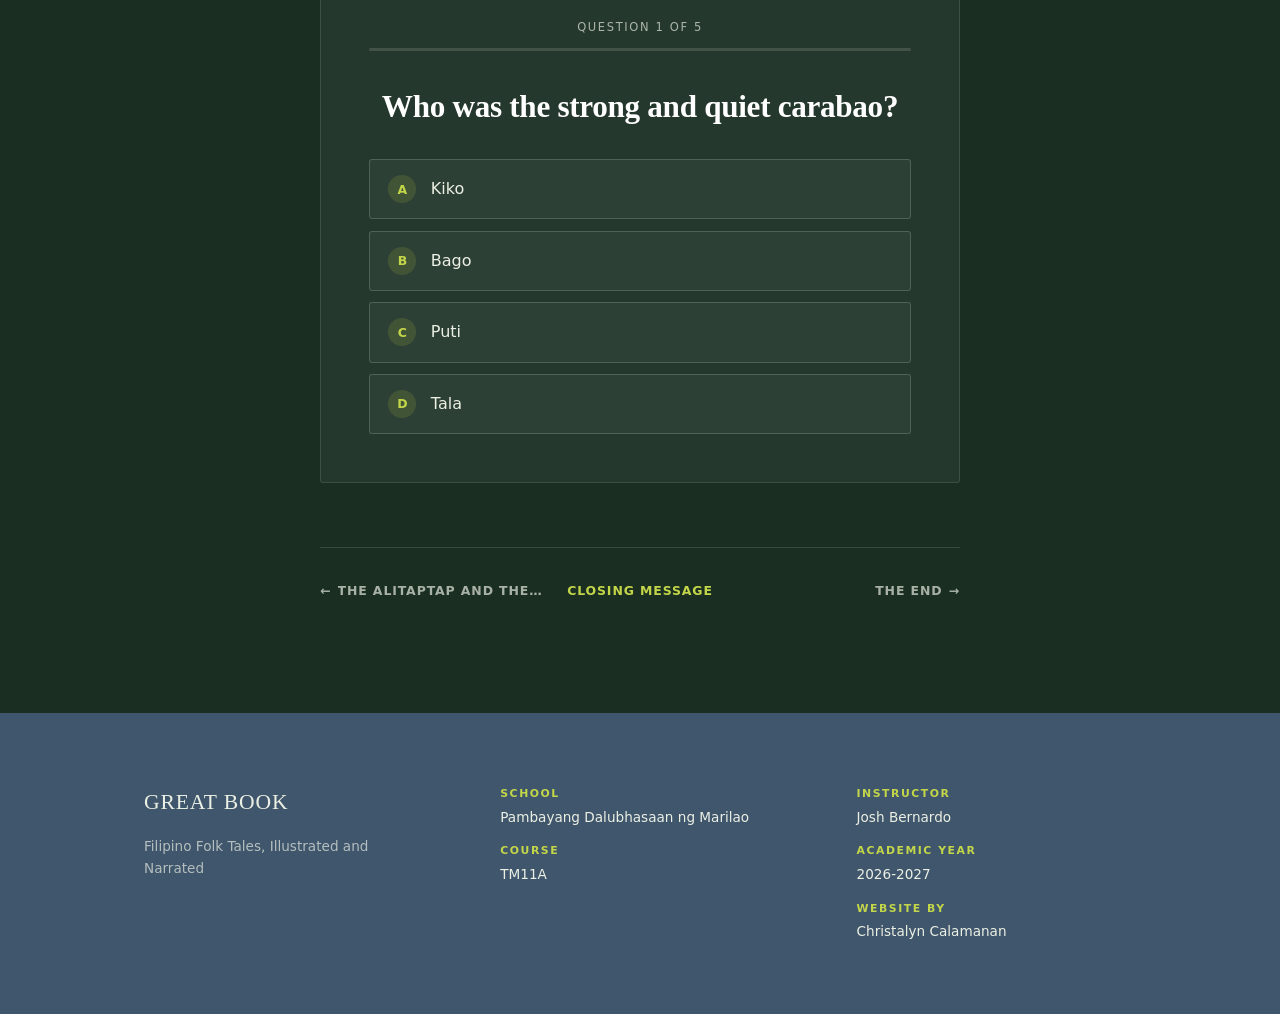
<file: story-05.html>
<!DOCTYPE html>
<html lang="en" class="no-js">
<head>
<meta charset="utf-8">
<meta name="viewport" content="width=device-width, initial-scale=1">
<title>A Festival to Remember, GREAT BOOK</title>
<meta name="description" content="A Festival to Remember, Group 5. From GREAT BOOK, a collection of Filipino folk tales.">

<link rel="stylesheet" href="./css/base.css">
<link rel="stylesheet" href="./css/story.css">

<script>
(function () {
  var root = document.documentElement;
  root.className = root.className.replace('no-js', 'js');
}());
</script>
</head>

<body class="story-page">

<a class="skip-link" href="#story-main">Skip to the story</a>

<!-- The story's own illustration, blurred and dimmed in CSS. No WebGL, no
     video, a file:// page cannot sample either into a texture anyway. -->
<div class="story-bg" style="background-image: url('./assets/img/05.jpg');" aria-hidden="true"></div>

<div class="story">

  <!-- Returns to the TOC POSITION, not the cover. index.html's pre-paint
       script sees the fragment and skips the cover entirely. -->
  <a class="story__back" href="./index.html#toc">Back to Table of Contents</a>

  <main id="story-main">

    <header class="story__head">
      <p class="story__number">Story 05</p>

      <h1 class="story__title">
        A Festival to Remember
        <span class="story__title-alt"></span>
      </h1>

      <!-- One row, two brief requirements: the writer's credit, and the group
           name the plan asks for as "Title with Group Name". -->
      <p class="story__byline">
        <span class="story__avatar" style="background-image: url('./assets/img/05.jpg');" aria-hidden="true"></span>
        <em class="story__byline-by">written by</em>
        <span class="story__byline-name">Leo Kid Gregorio</span>
        <span class="story__byline-rule" aria-hidden="true"></span>
        <span class="story__byline-group">Group 5</span>
      </p>
    </header>

    <figure class="story__figure">
      <img src="./assets/img/05.jpg" alt="Illustration for A Festival to Remember" decoding="async">
      <figcaption>Illustrated by <strong>Alianah Mischa Bigting and Marian Brusas</strong></figcaption>
    </figure>

    <!-- Narration. Two players live here and the build keeps exactly one.

         For an mp3: the custom transport is the mockup's, and the native
         <audio> under it is the engine AND the no-JS fallback, so the controls
         are only swapped once js/story.js has actually taken over.

         For a video: native controls only, in the video block below. -->
    <div class="story__audio">

      <div class="player">
        <span class="player__art" style="background-image: url('./assets/img/05.jpg');" aria-hidden="true"></span>

        <div class="player__main">
          <p class="player__eyebrow">Great Book &middot; Story 05</p>
          <p class="player__name">A Festival to Remember</p>

          <div class="player__transport">
            <button class="player__play" type="button" aria-label="Play narration">
              <svg class="player__icon player__icon--play" viewBox="0 0 24 24" aria-hidden="true" focusable="false">
                <path d="M8 5.5v13l11-6.5z" fill="currentColor"></path>
              </svg>
              <svg class="player__icon player__icon--pause" viewBox="0 0 24 24" aria-hidden="true" focusable="false">
                <path d="M8 5h3v14H8zM13 5h3v14h-3z" fill="currentColor"></path>
              </svg>
            </button>

            <input class="player__seek" type="range" min="0" max="100" step="0.01" value="0"
                   aria-label="Seek through the narration" disabled>

            <p class="player__time">
              <span class="player__elapsed">00:00</span>
              <span class="player__time-sep" aria-hidden="true">|</span>
              <span class="player__duration">--:--</span>
            </p>
          </div>

          <div class="player__minor">
            <button class="player__skip" type="button" data-seek="-15" aria-label="Back 15 seconds">
              <svg viewBox="0 0 24 24" aria-hidden="true" focusable="false">
                <polyline points="1 4 1 10 7 10"></polyline>
                <path d="M3.51 15a9 9 0 1 0 2.13-9.36L1 10"></path>
              </svg>
              <b>15</b>
            </button>

            <button class="player__rate" type="button" aria-label="Playback speed">1x</button>

            <button class="player__skip" type="button" data-seek="15" aria-label="Forward 15 seconds">
              <svg viewBox="0 0 24 24" aria-hidden="true" focusable="false">
                <polyline points="23 4 23 10 17 10"></polyline>
                <path d="M20.49 15a9 9 0 1 1-2.12-9.36L23 10"></path>
              </svg>
              <b>15</b>
            </button>

            <button class="player__mute" type="button" aria-label="Mute narration">
              <svg class="player__icon player__icon--loud" viewBox="0 0 24 24" aria-hidden="true" focusable="false">
                <polygon points="11 5 6 9 2 9 2 15 6 15 11 19 11 5"></polygon>
                <path d="M19.07 4.93a10 10 0 0 1 0 14.14M15.54 8.46a5 5 0 0 1 0 7.07"></path>
              </svg>
              <svg class="player__icon player__icon--muted" viewBox="0 0 24 24" aria-hidden="true" focusable="false">
                <polygon points="11 5 6 9 2 9 2 15 6 15 11 19 11 5"></polygon>
                <line x1="23" y1="9" x2="17" y2="15"></line>
                <line x1="17" y1="9" x2="23" y2="15"></line>
              </svg>
            </button>
          </div>
        </div>
      </div>

      <audio class="player__audio" controls preload="metadata" src="./assets/audio/05.mp3">
        Your browser does not support the audio player.
      </audio>

      <p class="story__audio-missing">
        The narration for this story has not been recorded yet.
      </p>

      <p class="player__credit">Narrated by <strong>Glesy Casino, Rhea Mae B. Mamales, Jelyn P. Lanuza, and Kristine Garciano</strong></p>
    </div>

    <div class="story__body">
      <p>Once upon a time, there were four unlikely friends living in a peaceful village in Aklan, alongside the villagers. Bago the carabao was strong and always ready to help, but he kept to himself. Kiko the monkey was playful and adventurous, forever climbing trees, exploring, and asking questions. Tala the rabbit was quiet and observant, noticing things the others missed. And then there was Puti the dog, the spoiled one of the group, pampered by the villagers and happiest when she was eating, sleeping, and repeating the cycle.</p>
      <figure class="story__panel">
        <img src="./assets/img/05-s2.jpg" alt="Two villagers hang colorful banderitas from a bamboo pole strung with an Ati-Atihan Festival banner, while Kiko, Puti, Bago and Tala watch from the street." loading="lazy" decoding="async">
      </figure>
      <p>One morning, the villagers began preparing for the Ati-Atihan festival. Colorful banderitas were strung across the streets, bamboo decorations went up, and the sound of drums could already be heard. “What are they doing?” Kiko asked. “They’re celebrating the Ati-Atihan festival, the villagers do it every year,” Puti replied. “Then let’s join in!” said Kiko. Tala cut in, “We’re not invited. We’re animals.” Bago looked at them and said, “Sometimes we don’t need an invitation to join, helping them is the least we can do.” Kiko raised an eyebrow. “What do you mean?” Bago glanced back at the village. “Look at the villagers, everyone is doing something. In a place where everyone is working, we help too. It’s not mandatory, but it’s a way to get along with others.”</p>
      <figure class="story__panel">
        <img src="./assets/img/05-s3.jpg" alt="Puti stands on her hind legs to take a basket of fruit from an old man in the village street, with Bago, Tala and Kiko gathered around him under the festival banderitas." loading="lazy" decoding="async">
      </figure>
      <p>By afternoon, the village was ready. Kiko looked around and said, “So this is what they call bayanihan?” Tala smiled. “Yes.” Just then, Puti woke from her nap and saw an old man carrying a basket of fruits. She trotted over and offered to help him. “I thought you were the lazy one,” Kiko teased, “I never thought you’d help someone without even thinking about it.” The four of them laughed and went on celebrating the festival together.</p>
      <figure class="story__panel">
        <img src="./assets/img/05-s4.jpg" alt="Costumed dancers perform in the village square under a full moon at the Ati-Atihan festival while Bago, Puti, Tala and Kiko watch from the foreground." loading="lazy" decoding="async">
      </figure>
      <p>By evening, Kiko asked, “So what is this whole event really about?” “About celebrating the festival, dancing, and more,” Puti said. Tala shook her head. “Not just that. It’s also about the people, remembering our culture, our history, and those who came before us.” Bago smiled. “See you all tomorrow, then?” “Sure, tomorrow,” the others agreed. Bago headed home first, and one by one, the rest followed.</p>
    </div>

    <!-- Set apart on purpose: the brief asks for the lesson to be easy to
         determine, and buried in the prose it gives a grader nothing to find. -->
    <aside class="story__moral">
      <p class="story__moral-label">Moral of the Story</p>
      <p>Helping, sharing, and remembering where we came from are traditions worth carrying home.</p>
    </aside>

    <!-- Baked as a plain printed quiz; js/quiz.js turns it into the scored,
         one-question-at-a-time version. With scripting off the printed one
         stays, which is why the questions live in the markup and not in a
         data file. -->
    <section class="story__quiz" aria-label="Quiz">
      <div class="quiz" data-quiz>
        <p class="quiz__eyebrow">Check what you remember</p>
        <ol class="quiz__static">
          <li class="quiz__static-item" data-answer="1">
            <p class="quiz__static-q">Who was the strong and quiet carabao?</p>
            <ul class="quiz__static-choices">
              <li>Kiko</li>
              <li>Bago</li>
              <li>Puti</li>
              <li>Tala</li>
            </ul>
          </li>
          <li class="quiz__static-item" data-answer="2">
            <p class="quiz__static-q">What festival were the villagers preparing for?</p>
            <ul class="quiz__static-choices">
              <li>Panagbenga</li>
              <li>Sinulog</li>
              <li>Ati-Atihan</li>
              <li>Pahiyas</li>
            </ul>
          </li>
          <li class="quiz__static-item" data-answer="2">
            <p class="quiz__static-q">Who was the playful and adventurous monkey?</p>
            <ul class="quiz__static-choices">
              <li>Tala</li>
              <li>Puti</li>
              <li>Kiko</li>
              <li>Bago</li>
            </ul>
          </li>
          <li class="quiz__static-item" data-answer="2">
            <p class="quiz__static-q">What did Puti do when she saw an old man with a basket of fruits?</p>
            <ul class="quiz__static-choices">
              <li>She ignored him.</li>
              <li>She went back to sleep.</li>
              <li>She offered to help him.</li>
              <li>She ate the fruits.</li>
            </ul>
          </li>
          <li class="quiz__static-item" data-answer="1">
            <p class="quiz__static-q">What is the main lesson of the story?</p>
            <ul class="quiz__static-choices">
              <li>Always sleep and eat.</li>
              <li>Helping, sharing, and remembering our culture are important.</li>
              <li>Animals should not join festivals.</li>
              <li>Festivals are only for dancing.</li>
            </ul>
          </li>
        </ol>
      </div>
    </section>

    <nav class="story__nav" aria-label="Story navigation">
      <a class="story__nav-prev" href="./story-04.html" rel="prev"><span class="story__nav-arrow" aria-hidden="true">&larr;</span><span class="u-visually-hidden">Previous story: </span><span class="story__nav-label">The Alitaptap and the Parol</span></a>
      <a class="story__nav-closing" href="./closing.html">Closing Message</a>
      <a class="story__nav-next" href="./closing.html" rel="next"><span class="u-visually-hidden">Last story. Continue to </span><span class="story__nav-label">The End</span><span class="story__nav-arrow" aria-hidden="true">&rarr;</span></a>
    </nav>

  </main>
</div>

<!-- GB:FOOTER:START, generated by tools/build-pages.ps1, do not edit by hand -->
<footer class="site-footer">
  <div class="site-footer__inner">
    <div>
      <p class="site-footer__title">GREAT BOOK</p>
      <p>Filipino Folk Tales, Illustrated and Narrated</p>
    </div>
    <div>
      <dl>
        <dt>School</dt>
        <dd>Pambayang Dalubhasaan ng Marilao</dd>
        <dt>Course</dt>
        <dd>TM11A</dd>
      </dl>
    </div>
    <div>
      <dl>
        <dt>Instructor</dt>
        <dd>Josh Bernardo</dd>
        <dt>Academic Year</dt>
        <dd>2026-2027</dd>
        <dt>Website by</dt>
        <dd>Christalyn Calamanan</dd>
      </dl>
    </div>
  </div>
</footer>
<!-- GB:FOOTER:END -->

<script src="./js/story.js"></script>
<script src="./js/quiz.js"></script>

</body>
</html>
</file>
<file: css/base.css>
/* ===========================================================================
   base.css, design tokens, reset, shared typography, shared components
   Loaded first by every page.
   =========================================================================== */

:root {
  /* =======================================================================
     THE GHIBLI PALETTE
     -----------------------------------------------------------------------
     Sampled from the reference landscape: blue lake, green fields, pale sky.
     These seven are the SOURCE colours, the vocabulary. Nothing in the CSS
     should use them directly; they exist so the semantic tokens below have
     somewhere honest to come from, and so the Ghibli intro work has the
     palette to hand.

     See README.md -> "The palette" for the swatch table.
     ======================================================================= */

  --gb-blue:        #3b819d;   /* bright blue                , the lake      */
  --gb-green:       #8cb84e;   /* dull green                 , sunlit field */
  --gb-green-gray:  #8e9b85;   /* grayish green              , far hills     */
  --gb-sand:        #cfc8b8;   /* light grayish yellow green , pale ground   */
  --gb-blue-gray:   #6b8bad;   /* light grayish blue         , haze          */
  --gb-red:         #cf5566;   /* bright red                 , flowers       */
  --gb-yellow:      #cfdd3e;   /* bright yellow              , highlights    */

  /* =======================================================================
     SEMANTIC TOKENS, what the rest of the CSS actually uses
     ======================================================================= */

  /* --- grounds ----------------------------------------------------------- */
  --ink:          #1a2e22;   /* deep forest, cover, story and closing ground */
  --ink-soft:     #2e4a38;   /* raised surface on a dark ground               */
  /* The light surfaces are TINTS of the palette's green and blue, not of its
     sand. --gb-sand is a warm grayish beige, and anything built on it reads
     brown next to the forest grounds. These are deliberately pastel. */
  --paper:        #e6f0e7;   /* pastel mint, the table of contents ground      */
  --paper-soft:   #f8fbf7;   /* near-white, the story-list card, floating      */
  --paper-sky:    #dfeaf2;   /* pastel sky, row hover, cool lift               */

  /* The footer is its own colour on purpose: a darker, deeper value of the
     palette's light grayish blue, so the page closes on water rather than on
     more forest. */
  --footer-bg:    #3f566c;

  /* --- accents ------------------------------------------------------------
     Three roles, deliberately not three shades of one hue:
       --accent        small labels and eyebrows, on either ground
       --accent-bright links and live states on DARK grounds
       --accent-deep   buttons and links on LIGHT grounds
     --------------------------------------------------------------------- */
  --accent:        #7ca83c;  /* dull green, deepened for contrast on paper   */
  --accent-bright: #c3d64a;  /* bright yellow, calmed a shade                */
  --accent-deep:   #3f6b2e;  /* deep forest green                            */

  --water:         #3b819d;  /* the lake blue, for gradients and cool edges  */
  --water-soft:    #6b8bad;
  --alert:         #cf5566;  /* the unfinished / not-linked-yet state         */

  /* --- text -------------------------------------------------------------- */
  --text:         #1f2c24;
  --text-muted:   #5a6a5e;
  --text-on-dark: #ecf0e4;
  --text-on-dark-muted: rgba(236, 240, 228, 0.68);
  --rule:         rgba(31, 44, 36, 0.14);

  /* --- the same colours as bare RGB triples ------------------------------
     For the places that need a translucent version. Keeping these beside
     their solid twins is what stops a hand-mixed rgba() drifting away from
     the palette the next time a colour changes.
     --------------------------------------------------------------------- */
  --ink-rgb:          26, 46, 34;
  --water-rgb:        59, 129, 157;
  --water-soft-rgb:   107, 139, 173;
  --text-on-dark-rgb: 236, 240, 228;
  --accent-rgb:       124, 168, 60;
  --accent-bright-rgb: 195, 214, 74;
  --alert-rgb:        207, 85, 102;

  /* --- type -------------------------------------------------------------- */
  --serif: Georgia, "Iowan Old Style", "Palatino Linotype", Palatino,
           "Times New Roman", serif;
  --sans:  system-ui, -apple-system, "Segoe UI", Roboto, "Helvetica Neue",
           Arial, sans-serif;

  /* --- rhythm ------------------------------------------------------------ */
  --measure: 34rem;          /* comfortable reading width                    */
  --gutter: clamp(1.25rem, 4vw, 3rem);
  --radius: 3px;

  /* --- motion ------------------------------------------------------------ */
  --ease: cubic-bezier(0.22, 0.61, 0.36, 1);
}

*, *::before, *::after { box-sizing: border-box; }

html {
  /* 100dvh with a 100vh fallback is applied per-section, not here. */
  -webkit-text-size-adjust: 100%;

  /* NO SCROLLBAR, on any page of the site.

     The track goes; the scrolling does not. Wheel, trackpad, touch, Space,
     PageDown, End and the arrow keys all behave exactly as before, and so do
     the skip link and every in-page fragment. What the reader loses is the
     position indicator and the ability to drag the thumb, which is a real
     cost on a page whose introduction is five viewport-heights on its own.
     Deliberate, and two rules to undo.

     The marquee in the table of contents already hid its own, for an
     unrelated reason, an endless loop has no position worth reporting. See
     css/toc.css. Between them that is every scroller on the site.

     ONE KNOCK-ON WORTH KNOWING. Releasing the cover's scroll lock used to
     make the page scrollbar appear, which narrowed the columns and shortened
     every marquee panel, since they are aspect-ratio sized and height follows
     width. That reflow is the whole reason release() in js/cover.js
     re-measures the marquee twice. With no scrollbar there is no width change
     and nothing to correct, so those calls are now belt and braces rather
     than load-bearing. They are kept on purpose: they cost one measurement
     each, and they are exactly what is needed again the day someone puts the
     scrollbar back. */
  scrollbar-width: none;        /* Firefox                                  */
  -ms-overflow-style: none;     /* old Edge / IE                            */

  /* NO scroll-behavior: smooth.

     Every story page's back link is index.html#toc. With smooth scrolling the
     browser animates that jump, which means the grader watches the whole intro
     scroll past on every single return trip - the precise thing the back link
     exists to avoid. Fragment navigation must be instant.

     It also breaks the skip link, which is supposed to teleport. */
}

html::-webkit-scrollbar,
body::-webkit-scrollbar { width: 0; height: 0; display: none; }

@media (prefers-reduced-motion: reduce) {
  *, *::before, *::after {
    animation-duration: 0.001ms !important;
    animation-iteration-count: 1 !important;
    transition-duration: 0.001ms !important;
  }
}

body {
  margin: 0;
  background: var(--paper);
  color: var(--text);
  font-family: var(--serif);
  font-size: clamp(1rem, 0.95rem + 0.25vw, 1.125rem);
  line-height: 1.7;
  text-rendering: optimizeLegibility;
  -webkit-font-smoothing: antialiased;
}

img, video, svg { max-width: 100%; height: auto; display: block; }

a { color: var(--accent-deep); text-underline-offset: 0.18em; }
/* Hover goes to the lake blue, not to --accent: --accent is a mid green and
   sits at about 2.4:1 on the pale ground, which is unreadable. */
a:hover { color: var(--water); }

:focus-visible {
  outline: 3px solid var(--accent-bright);
  outline-offset: 3px;
  border-radius: 2px;
}

h1, h2, h3 {
  font-weight: 600;
  line-height: 1.15;
  margin: 0 0 0.6em;
  letter-spacing: -0.012em;
}

/* --- shared bits ---------------------------------------------------------- */

.u-visually-hidden {
  position: absolute !important;
  width: 1px; height: 1px;
  margin: -1px; padding: 0; border: 0;
  overflow: hidden; clip: rect(0 0 0 0); clip-path: inset(50%);
  white-space: nowrap;
}

.skip-link {
  position: absolute;
  top: 0; left: 50%;
  transform: translate(-50%, -120%);
  z-index: 999;
  background: var(--ink);
  color: var(--text-on-dark);
  padding: 0.7rem 1.2rem;
  font-family: var(--sans);
  font-size: 0.9rem;
  text-decoration: none;
}
.skip-link:focus { transform: translate(-50%, 0); }

.eyebrow {
  font-family: var(--sans);
  font-size: 0.72rem;
  font-weight: 600;
  letter-spacing: 0.16em;
  text-transform: uppercase;
  color: var(--text-muted);
  margin: 0 0 0.9rem;
}
.eyebrow--on-dark { color: var(--accent-bright); }

.rule {
  border: 0;
  border-top: 1px solid var(--rule);
  margin: 2.5rem 0;
}

/* --- the big call-to-action (quiz link, closing link) --------------------- */

.cta {
  display: inline-block;
  font-family: var(--sans);
  font-size: clamp(1rem, 0.9rem + 0.5vw, 1.3rem);
  font-weight: 600;
  letter-spacing: 0.01em;
  line-height: 1.3;
  text-align: center;
  text-decoration: none;
  padding: 1.05em 2.2em;
  border-radius: var(--radius);
  background: var(--accent-deep);
  color: #fff;
  border: 1px solid transparent;
  transition: background 0.2s var(--ease), transform 0.2s var(--ease);
}
.cta:hover  { background: var(--ink); color: #fff; transform: translateY(-2px); }
.cta:active { transform: translateY(0); }

.cta--ghost {
  background: transparent;
  color: var(--text);
  border-color: var(--rule);
}
.cta--ghost:hover { background: var(--ink); color: var(--text-on-dark); }

/* A quiz link with no URL yet renders as an obvious unfinished state
   instead of silently linking to nowhere. */
.cta--todo {
  background: repeating-linear-gradient(45deg,
    var(--alert), var(--alert) 12px,
    rgba(var(--alert-rgb), 0.72) 12px, rgba(var(--alert-rgb), 0.72) 24px);
  color: #fff;
  cursor: not-allowed;
}

/* --- the footer, shared by index + story + closing -------------------------
   Its own colour, not --ink: a deeper, darker value of the palette's light
   grayish blue, so every page closes on water rather than on more forest.
   --------------------------------------------------------------------------- */

.site-footer {
  background: var(--footer-bg);
  color: var(--text-on-dark-muted);
  font-family: var(--sans);
  font-size: 0.85rem;
  line-height: 1.65;
  padding: clamp(2.5rem, 6vw, 4.5rem) var(--gutter);
}
.site-footer a { color: var(--accent-bright); }

.site-footer__inner {
  max-width: 62rem;
  margin: 0 auto;
  display: grid;
  gap: 2rem clamp(2rem, 6vw, 5rem);
  grid-template-columns: repeat(auto-fit, minmax(15rem, 1fr));
}

.site-footer__title {
  font-family: var(--serif);
  font-size: 1.35rem;
  color: var(--text-on-dark);
  margin: 0 0 0.35rem;
  letter-spacing: 0.04em;
}

.site-footer dl { margin: 0; }
.site-footer dt {
  font-size: 0.68rem;
  font-weight: 600;
  letter-spacing: 0.14em;
  text-transform: uppercase;
  color: var(--accent-bright);
  margin-top: 0.9rem;
}
.site-footer dt:first-child { margin-top: 0; }
.site-footer dd { margin: 0.15rem 0 0; color: var(--text-on-dark); }
</file>
<file: css/cover.css>
/* ===========================================================================
   cover.css, the full-viewport cover overlay and its exit transition
   ---------------------------------------------------------------------------
   The cover is position:fixed and sits above everything. It is NOT part of the
   document flow, so removing it does not shift the page.

   Scroll is locked while it is up. The lock and the skip-on-deep-link decision
   are both made by the inline <script> in index.html <head>, BEFORE first paint,
   so there is never a flash of the wrong state.
   =========================================================================== */

/* --- the scroll lock ------------------------------------------------------ */
/* Applied by the pre-paint script as html.cover-active. */

html.cover-active,
html.cover-active body {
  overflow: hidden;
  height: 100%;
}

/* --- the cover itself ----------------------------------------------------- */

.cover {
  position: fixed;
  inset: 0;
  z-index: 100;
  display: grid;
  place-items: center;
  padding: var(--gutter);
  text-align: center;
  background: var(--ink);
  color: var(--text-on-dark);

  /* THE REVEAL, long, and the one transition on the site that does not use
     --ease. Both of those follow from the same fact: this fade is no longer
     the last thing to happen. js/cover-fx.js starts it REVEAL_LEAD_MS before
     the swirls finish, and that lead is now most of the second movement, so
     the reader watches the swirls turn THROUGH a screen that is already
     clearing. Where the black actually is at each moment stops being a
     detail and becomes the effect.

     WHY 1500ms. The lead cannot exceed this number, both shader canvases
     are children of .cover, so opacity 0 takes the swirls with it wherever
     they happen to be. A longer fade is what buys a longer overlap. Three
     values are involved and they live in three files; the arithmetic between
     them is written out in full at REVEAL_LEAD_MS in js/cover-fx.js. If you
     change the duration here, go and read that note.

     WHY NOT --ease. --ease is cubic-bezier(0.22, 0.61, 0.36, 1), a hard
     ease-out: it clears half the black in the first fifth of its run. Over a
     fade this long and starting this early, that would throw the reader onto
     a fully lit introduction while the swirls were still building, and the
     rest of the movement would play over a bright page where additive light
     does not read at all.

     The curve below is symmetric, its midpoint is exactly (0.5, 0.5). It
     opens slowly, which is the half that matters here: the black holds while
     the swirls come up to strength, and the page arrives underneath them
     across the back half. It also means half the duration really is half the
     black, so the timings written in cover-fx.js mean on screen what they
     say in the source. */
  transition: opacity 1500ms cubic-bezier(0.4, 0, 0.6, 1),
              visibility 1500ms;
}

/* Deep link (e.g. arriving at index.html#toc from a story page): the cover
   never existed. No lock, no animation, no waiting. */
html.deep-link .cover { display: none; }

/* --- the bloom -------------------------------------------------------------
   The third movement of the exit, and the only part of it that is not inside
   .cover, in the markup it is a sibling. It has to be: it plays after the
   swirls, when the cover is 94% faded and about to be hidden, so a child of
   .cover would be carried off by the fade rather than by the wind.

   z-index 101 puts it one above .cover (100) and well below the skip link
   (999), which must stay reachable. It never takes a click: by the time it is
   drawing, the page beneath is unlocked and the reader is free to scroll,
   and a full-viewport canvas that swallowed input would be a trap.

   It is `hidden` in the markup and js/cover-fx.js unhides it for the second
   and a half it is needed. NOTE THE [hidden] RULE BELOW, which is not
   decoration: the `hidden` attribute works by applying `display: none` at the
   very bottom of the cascade, so any `display` declared here would silently
   override it and leave the canvas over the page for the life of the visit.
   --------------------------------------------------------------------------- */

.bloom {
  position: fixed;
  inset: 0;
  width: 100%;
  height: 100%;
  z-index: 101;
  pointer-events: none;
}

.bloom[hidden] { display: none; }

/* --- the exit transition: the raven veil -----------------------------------
   Two inert layers that only exist for the dismissal. js/cover-fx.js grows
   long grey ellipses inward from the rim of the screen until the centre is
   swallowed, and only then does .cover fade to reveal the introduction.

   STACKING inside .cover:  bg 0 -> content 1 -> petals 2 -> veil 3 -> motes 4.

   THE VEIL SITS UNDER THE MOTES, and that ordering is the whole second half
   of the effect. The black is the stage the swirls play on, not a curtain
   drawn over them. Put the veil on top, where it lived when the close was a
   single movement and the black was simply the end, and the swirls never
   appear at all.

   All three start invisible and all three stay invisible if the effect never
   runs. Nothing here needs undoing on the fallback path: no WebGL, or
   prefers-reduced-motion, means cover-fx.js returns without ever having
   touched them, and the plain opacity fade below happens exactly as before.

   The two canvases are two canvases because they have to be. The petals blend
   by MULTIPLYING, which needs a white ground; the motes blend by ADDING,
   which needs a black one. No single clear colour is the identity for both,
   and sharing a buffer gives every mote a pale halo where its soft edge picks
   up the white the petals need. The full reasoning is in the header of
   js/cover-fx.js.
   --------------------------------------------------------------------------- */

.cover__fx,
.cover__motes {
  position: absolute;
  inset: 0;
  width: 100%;
  height: 100%;
  display: block;
  pointer-events: none;
}

.cover__fx    { z-index: 2; }   /* the grey petals, multiplying             */
.cover__motes { z-index: 4; }   /* the swirls, adding light onto the black  */

/* The black the swirls play on. It comes up over the FEATHERS across the tail
   of the first movement and reaches solid exactly at the handover.

   It sits ABOVE the feather canvas and BELOW the mote canvas, and both halves
   of that matter.

   Above the feathers, because a floor underneath them cannot finish the job:
   they are grey and they paint on top of it, and where all their soft pointed
   tips converge on the centre each one contributes only a weak darkening, so
   the exact spot meant to end up most buried instead keeps a knot of mid-grey.
   Measured, the frame stalls around three-quarters black no matter how long it
   runs.

   Below the motes, because the swirls are the second movement and they happen
   ON this black rather than under it.

   Its opacity is written frame by frame from the same rAF loop that drives
   the shader, a CSS transition could not be kept in step with it. */
.cover__veil {
  position: absolute;
  inset: 0;
  z-index: 3;
  background: #000;
  opacity: 0;
  pointer-events: none;
}

/* THE TYPE DOES NOT FADE. It stays lit and fully placed while the dark closes
   over it, and the feathers and the black veil are what take it off the
   screen, which is what they are for.

   It used to fade itself out over 520ms, on the reasoning that the centre of
   the screen should be empty before the petals converged on it. That was
   solving a problem the shader already solves. .cover__inner is z-index 1 and
   both canvases and the veil sit above it (bg 0 → content 1 → petals 2 →
   veil 3 → motes 4), so the title is painted OVER rather than clipped, and
   watching it get buried is the entire point of a cave-in. Fading it first
   meant the most dramatic stretch of the first movement closed over an empty
   stage.

   What is left is the interaction change and nothing else. There is nothing
   visual to transition, and nothing to cancel cover-rise for, that animation
   may go on asserting opacity 1 and transform none for the life of the page,
   which is now precisely what we want from it. */
html.cover-veiling .cover__inner {
  pointer-events: none;
}

/* The reveal. With the shader running this is a fade from solid black to the
   introduction, because the veil and the petals have already blacked the
   screen out. Without it, it is the plain cover-to-introduction crossfade
   this file has always done. */
html.cover-done .cover {
  opacity: 0;
  visibility: hidden;
  pointer-events: none;
}

/* --- procedural background -------------------------------------------------
   Pure CSS: layered radial gradients plus a slow drift. This is the RESTING
   ground, and it stays CSS.

   The WebGL seam this comment used to advertise has been taken, but by the
   exit transition rather than by the idle background. See .cover__fx above and
   js/cover-fx.js. A shader that runs for three seconds during a
   dismissal costs nothing while the reader is sitting on the cover; one that
   replaced this block would hold a GPU loop open for as long as they stay
   here reading it.
   --------------------------------------------------------------------------- */

.cover__bg {
  position: absolute;
  inset: -10%;
  z-index: 0;
  background:
    radial-gradient(ellipse 60% 45% at 22% 14%, rgba(var(--water-rgb), 0.42), transparent 62%),
    radial-gradient(ellipse 55% 50% at 82% 28%, rgba(var(--water-soft-rgb), 0.34), transparent 60%),
    radial-gradient(ellipse 90% 55% at 50% 104%, rgba(var(--accent-rgb), 0.42), transparent 70%),
    linear-gradient(165deg, #25412f 0%, #1a2e22 55%, #102019 100%);
  animation: cover-drift 26s ease-in-out infinite alternate;
}

@keyframes cover-drift {
  from { transform: scale(1)    translate3d(0, 0, 0); }
  to   { transform: scale(1.08) translate3d(-1.5%, -2%, 0); }
}

/* A faint vignette to seat the type. */
.cover__bg::after {
  content: "";
  position: absolute;
  inset: 0;
  background: radial-gradient(ellipse 70% 70% at 50% 50%,
              transparent 40%, rgba(var(--ink-rgb), 0.55) 100%);
}

/* --- cover content -------------------------------------------------------- */

.cover__inner {
  position: relative;
  z-index: 1;
  max-width: 46rem;
  animation: cover-rise 1100ms var(--ease) both;
}

@keyframes cover-rise {
  from { opacity: 0; transform: translate3d(0, 18px, 0); }
  to   { opacity: 1; transform: none; }
}

.cover__title {
  font-size: clamp(3rem, 13vw, 8.5rem);
  font-weight: 500;
  letter-spacing: 0.06em;
  line-height: 0.98;
  margin: 0;
  color: var(--text-on-dark);
  text-shadow: 0 2px 40px rgba(0, 0, 0, 0.5);
}

.cover__subtitle {
  font-size: clamp(1rem, 0.9rem + 0.7vw, 1.5rem);
  font-style: italic;
  color: var(--accent-bright);
  margin: 0.9rem 0 0;
  letter-spacing: 0.02em;
}

.cover__school {
  font-family: var(--sans);
  font-size: clamp(0.72rem, 0.68rem + 0.2vw, 0.85rem);
  font-weight: 600;
  letter-spacing: 0.22em;
  text-transform: uppercase;
  color: var(--text-on-dark-muted);
  margin: 2.5rem 0 0;
}

/* --- the advance affordance -----------------------------------------------
   The button and a downward scroll are the ONLY two ways past the cover, see
   the header comment in js/cover.js for why clicking the background and
   pressing any key were both removed. That makes this button the primary
   route, not a fallback, so it has to be unmissable.
   --------------------------------------------------------------------------- */

.cover__enter {
  margin-top: clamp(2.5rem, 7vh, 4.5rem);
  display: inline-flex;
  align-items: center;
  gap: 0.75rem;
  font-family: var(--sans);
  font-size: 0.82rem;
  font-weight: 600;
  letter-spacing: 0.18em;
  text-transform: uppercase;
  color: var(--ink);
  background: var(--accent-bright);
  border: 0;
  border-radius: 999px;
  padding: 1.05em 2.4em;
  cursor: pointer;
  transition: transform 0.25s var(--ease), background 0.25s var(--ease);
}
.cover__enter:hover {
  background: #fff;
  transform: translateY(-2px);
}

.cover__enter::after {
  content: "";
  width: 0.55em; height: 0.55em;
  border-right: 2px solid currentColor;
  border-bottom: 2px solid currentColor;
  transform: rotate(45deg) translate(-1px, -1px);
  animation: cover-nudge 1.9s ease-in-out infinite;
}

@keyframes cover-nudge {
  0%, 100% { transform: rotate(45deg) translate(-1px, -1px); }
  50%      { transform: rotate(45deg) translate(2px, 2px); }
}

.cover__hint {
  display: block;
  font-family: var(--sans);
  font-size: 0.72rem;
  letter-spacing: 0.1em;
  color: var(--text-on-dark-muted);
  margin-top: 1.4rem;
}
</file>
<file: css/intro.css>
/* ===========================================================================
   intro.css, the parallax section: five panels riding over a slower backdrop
   ---------------------------------------------------------------------------
   LAYER MODEL (see js/scroll.js for the matching maths):

     .intro                 the section. Its height is set explicitly in
                            --intro-screens so the amount of scroll before the
                            backdrop is fully revealed is a deliberate number,
                            not an accident of how much text the panels hold.

     .intro__bg-sticky      position:sticky, 100dvh tall. Being sticky means it
                            is BOUNDED BY .intro, it stops existing when the
                            section ends. That is what produces the abrupt clip
                            to white at the table of contents, with no cleanup
                            code and no scroll listener to un-hide anything.

     .intro__bg             the thing that actually moves. Taller than the
                            viewport so there is headroom to translate into.
                            scroll.js writes translate3d() here and nowhere
                            else.

     .intro__panels         normal document flow. Rate 1.0 by definition.
   =========================================================================== */

.intro {
  --intro-screens: 5;              /* how many viewport-heights of scroll     */
  position: relative;
  min-height: calc(var(--intro-screens) * 100vh);
  min-height: calc(var(--intro-screens) * 100dvh);
  background: var(--ink);
  color: var(--text-on-dark);
  isolation: isolate;
}

/* --- layer 0: the backdrop ------------------------------------------------ */

.intro__bg-sticky {
  position: sticky;
  top: 0;
  z-index: 0;
  height: 100vh;
  height: 100dvh;
  overflow: hidden;
}

.intro__bg {
  position: absolute;
  top: 0; left: 0; right: 0;
  /* Fallback only. js/scroll.js overwrites this with the exact height the
     parallax travel needs, computed from the section length and
     PARALLAX_RATE, so the backdrop can never run out of travel mid-section.
     This value is what shows if scripting is off, where nothing moves anyway. */
  height: 165vh;
  height: 165dvh;
  will-change: transform;          /* on this element and nowhere else        */
  background:
    radial-gradient(ellipse 70% 40% at 30% 10%, rgba(var(--water-rgb), 0.34), transparent 65%),
    radial-gradient(ellipse 60% 45% at 78% 64%, rgba(var(--accent-rgb), 0.34), transparent 62%),
    linear-gradient(178deg, #26402f 0%, #1a2e22 48%, #223a2b 100%);
}

/* Optional: drop a still image in later without touching the JS.
   <div class="intro__bg" style="background-image:url('./assets/img/backdrop.jpg')">
   and add this class to blur + dim it exactly like the story pages do. */
.intro__bg--photo {
  background-size: cover;
  background-position: center;
  filter: blur(22px) brightness(0.42) saturate(0.9);
  transform-origin: center;
  /* blur() samples outside the box; scale up so the soft edge never shows */
  scale: 1.12;
}

/* A subtle grain/vignette so the flat gradient does not band on cheap panels. */
.intro__bg-sticky::after {
  content: "";
  position: absolute;
  inset: 0;
  pointer-events: none;
  background: radial-gradient(ellipse 80% 65% at 50% 45%,
              transparent 45%, rgba(var(--ink-rgb), 0.6) 100%);
}

/* --- layer 2: the panels -------------------------------------------------- */

.intro__panels {
  position: relative;
  z-index: 2;
  /* Pull the panels up over the sticky backdrop: the sticky element already
     consumed 100dvh of layout box, and we want the panels to start scrolling
     over it immediately. */
  margin-top: -100vh;
  margin-top: -100dvh;
  padding: 0 var(--gutter);
}

.intro__panel {
  min-height: 100vh;
  min-height: 100dvh;
  display: grid;
  align-content: center;
  justify-items: start;
  max-width: var(--measure);
  margin: 0 auto;
  padding: 4rem 0;
}

/* Alternate the alignment so the eye travels rather than tracking a rail. */
.intro__panel:nth-child(even) {
  justify-items: end;
  text-align: right;
}

.intro__panel h2 {
  font-size: clamp(1.85rem, 1.2rem + 3vw, 3.4rem);
  color: var(--text-on-dark);
  max-width: 14ch;
}

.intro__panel p {
  font-size: clamp(1.02rem, 0.96rem + 0.4vw, 1.3rem);
  color: var(--text-on-dark-muted);
  max-width: 46ch;
  margin: 0;
}

.intro__panel-num {
  font-family: var(--sans);
  font-size: 0.72rem;
  font-weight: 700;
  letter-spacing: 0.2em;
  color: var(--accent);
  margin-bottom: 1.1rem;
  display: block;
}

/* Panels fade up as they enter. IntersectionObserver in scroll.js adds
   .is-visible; if JS fails the default state below still shows everything. */
@media (prefers-reduced-motion: no-preference) {
  .js .intro__panel {
    opacity: 0;
    transform: translate3d(0, 26px, 0);
    transition: opacity 800ms var(--ease), transform 800ms var(--ease);
  }
  .js .intro__panel.is-visible {
    opacity: 1;
    transform: none;
  }
}

/* --- the scroll cue on the first panel ------------------------------------ */

.intro__scroll-cue {
  position: absolute;
  bottom: 2.5rem;
  left: 50%;
  transform: translateX(-50%);
  z-index: 3;
  font-family: var(--sans);
  font-size: 0.68rem;
  font-weight: 600;
  letter-spacing: 0.2em;
  text-transform: uppercase;
  color: var(--text-on-dark-muted);
  pointer-events: none;
  animation: cue-bob 2.4s ease-in-out infinite;
}

@keyframes cue-bob {
  0%, 100% { transform: translate(-50%, 0); opacity: 0.55; }
  50%      { transform: translate(-50%, 8px); opacity: 1; }
}
</file>
<file: css/toc.css>
/* ===========================================================================
   toc.css, the table of contents: story list + vertical looping marquee
   ---------------------------------------------------------------------------
   LAYOUT

   Two columns. The list of stories sits on the left; the marquee runs down the
   right and bleeds off the page edge. Below 900px they stack, list first.

   THE MARQUEE IS VERTICAL AND IT LOOPS FOREVER

   js/toc.js renders the story list THREE times and parks the scroll position
   in the middle copy. There is therefore no top and no bottom to reach: drift
   past the end of the middle copy and the script silently moves you back one
   copy-height, which lands you on an identical card. Scroll up and the same
   thing happens in reverse.

   Three copies rather than two, and starting in the middle rather than at
   zero, is what stops the wrap oscillating. With two copies starting at
   scrollTop 0, the "you are at the top, jump forward" test fires on the very
   first frame and then fights the "you are at the bottom, jump back" test
   forever.

   The scrollbar is hidden on purpose, an infinite loop has no meaningful
   scrollbar position to show, so the thumb would just twitch.

   The strip is still a NATIVE overflow-y:auto scroller underneath, so wheel,
   touch and keyboard scrolling all come free from the browser. Auto-drift and
   mouse drag-scrub are enhancements layered on top.

   If every line of JS fails this degrades to a scrollable column of real
   links, and the plain list beside it is a second, independent route to every
   story.
   =========================================================================== */

.toc {
  position: relative;
  z-index: 3;                       /* above the sticky intro backdrop        */
  background: var(--paper);         /* opaque: this is the abrupt clip to white */
  color: var(--text);
  padding: clamp(3.5rem, 9vw, 7rem) 0 clamp(3.5rem, 8vw, 6rem);
}

/* List left, strip right. The strip column has no right gutter, it runs off
   the edge of the page, which is what makes it read as a strip rather than a
   panel. */
.toc__grid {
  display: grid;
  grid-template-columns: minmax(0, 1fr) minmax(0, 1fr);
  gap: clamp(1.75rem, 4vw, 3.5rem);
  align-items: start;
  max-width: 96rem;
  margin: 0 auto;
  padding-left: var(--gutter);
}

.toc__head { margin: 0 0 clamp(1.5rem, 3vw, 2.25rem); }

.toc__head h2 {
  font-size: clamp(2rem, 1.3rem + 3.2vw, 3.6rem);
  margin: 0 0 0.4rem;
}

.toc__head p {
  color: var(--text-muted);
  margin: 0;
  max-width: 48ch;
}

/* ---------------------------------------------------------------------------
   the marquee
   --------------------------------------------------------------------------- */

.marquee {
  /* --- the two knobs ---------------------------------------------------
     --card-ratio  the shape of one panel. The image is object-fit: cover,
                   so any mismatch with the artwork is a CENTRE CROP.
     --card-gap    space between panels.

     WHY 7/5. The cards show each group's COVER image, and a cover has the
     story's title painted into it, so a crop here does not lose scenery,
     it beheads a word. The three covers that exist are 1.20, 1.42 and 1.45
     wide; 7/5 (1.4) sits inside that cluster and costs group 2 one per cent
     of its width and group 3 four per cent, instead of the fifth of its
     HEIGHT that 16/9 was taking off the top and bottom of the titles.

     If a later group hands in something much wider or much taller, retune
     this rather than cropping their file, and check the result against the
     title bar, which covers the bottom 20% of the card.
     --------------------------------------------------------------------- */
  --card-ratio: 7 / 5;
  --card-gap: clamp(0.5rem, 1.4vw, 0.9rem);

  height: clamp(26rem, 80vh, 52rem);
  overflow-y: auto;
  overflow-x: hidden;

  /* pan-y hands the vertical axis to this element. The page keeps its own
     scrolling everywhere else, and the story list beside it is always
     available as a way out. */
  touch-action: pan-y;
  overscroll-behavior-y: contain;

  /* No scrollbar. An endless loop has no position worth reporting. */
  scrollbar-width: none;
  -ms-overflow-style: none;

  cursor: grab;

  /* Soften both ends so the wrap point is never a visible seam and the strip
     reads as continuing past the frame. */
  -webkit-mask-image: linear-gradient(to bottom,
    transparent 0, #000 5%, #000 95%, transparent 100%);
  mask-image: linear-gradient(to bottom,
    transparent 0, #000 5%, #000 95%, transparent 100%);
}

.marquee::-webkit-scrollbar { width: 0; height: 0; display: none; }

.marquee.is-dragging { cursor: grabbing; scroll-behavior: auto; }

.marquee__track {
  display: flex;
  flex-direction: column;
  gap: var(--card-gap);
}

/* --- one panel: artwork, with the title on a translucent bar over it ------ */

.marquee__card {
  position: relative;
  display: block;
  flex: none;
  aspect-ratio: var(--card-ratio);
  overflow: hidden;
  border-radius: var(--radius);
  text-decoration: none;
  color: inherit;
  background: linear-gradient(160deg, var(--accent-deep), var(--ink));
  transition: transform 0.35s var(--ease), box-shadow 0.35s var(--ease);
}
.marquee__card:hover,
.marquee__card:focus-visible {
  transform: scale(1.015);
  box-shadow: 0 14px 34px rgba(var(--ink-rgb), 0.22);
}

.marquee__figure {
  position: absolute;
  inset: 0;
  margin: 0;
}
.marquee__figure img {
  width: 100%;
  height: 100%;
  object-fit: cover;
  transition: transform 0.6s var(--ease);
}
.marquee__card:hover .marquee__figure img { transform: scale(1.05); }

.marquee__num {
  position: absolute;
  top: 0.7rem; left: 0.7rem;
  z-index: 2;
  font-family: var(--sans);
  font-size: 0.66rem;
  font-weight: 700;
  letter-spacing: 0.14em;
  color: var(--ink);
  background: var(--accent-bright);
  padding: 0.32em 0.7em;
  border-radius: 99px;
}

/* The plan's "black translucent layer, 20% of the height, at the bottom". */
.marquee__body {
  position: absolute;
  left: 0; right: 0; bottom: 0;
  z-index: 1;
  min-height: 20%;
  display: grid;
  gap: 0.15rem;
  align-content: center;
  padding: 0.7rem clamp(0.8rem, 2vw, 1.15rem);
  background: linear-gradient(to top,
    rgba(var(--ink-rgb), 0.86) 0%,
    rgba(var(--ink-rgb), 0.72) 62%,
    rgba(var(--ink-rgb), 0) 100%);
  color: var(--text-on-dark);
}

.marquee__title {
  font-size: clamp(0.95rem, 0.85rem + 0.45vw, 1.3rem);
  line-height: 1.25;
  margin: 0;
  font-weight: 600;
  color: #fff;
}
.marquee__group {
  font-family: var(--sans);
  font-size: 0.68rem;
  letter-spacing: 0.12em;
  text-transform: uppercase;
  color: var(--accent-bright);
}

/* ---------------------------------------------------------------------------
   the plain list, the marquee must never be the only route to a story
   --------------------------------------------------------------------------- */

.toc__index {
  background: var(--paper-soft);
  border: 1px solid var(--rule);
  border-radius: var(--radius);
  padding: clamp(0.5rem, 1.5vw, 1rem) clamp(0.85rem, 2vw, 1.5rem);
}

.toc__index ol {
  list-style: none;
  margin: 0;
  padding: 0;
}

.toc__index li + li { border-top: 1px solid var(--rule); }

.toc__index a {
  display: flex;
  align-items: baseline;
  gap: 1rem;
  padding: 0.95rem 0.35rem;
  text-decoration: none;
  color: var(--text);
  transition: background 0.18s var(--ease), padding-left 0.18s var(--ease);
}
.toc__index a:hover {
  /* Cools rather than just lightens, on a mint card a paler mint barely
     registers, and the row needs to say it is a target. */
  background: var(--paper-sky);
  padding-left: 0.9rem;
  color: var(--accent-deep);
}

.toc__index-num {
  font-family: var(--sans);
  font-size: 0.75rem;
  font-weight: 700;
  /* --accent-deep, not --accent: this is small bold text on a pale ground,
     where the mid green only manages about 2.1:1. */
  color: var(--accent-deep);
  min-width: 2ch;
}
.toc__index-title { font-weight: 600; }
.toc__index-group {
  margin-left: auto;
  font-family: var(--sans);
  font-size: 0.75rem;
  color: var(--text-muted);
  text-align: right;
}

/* --- the closing-message link --------------------------------------------- */

.toc__closing {
  margin-top: clamp(1.5rem, 3vw, 2.25rem);
  text-align: center;
}

/* ---------------------------------------------------------------------------
   narrow screens, stack, list first
   ---------------------------------------------------------------------------
   The strip gets shorter here on purpose. On a touch screen it owns the
   vertical axis while a finger is on it, so there has to be page above and
   below it to scroll past with.
   --------------------------------------------------------------------------- */

@media (max-width: 900px) {
  .toc__grid {
    grid-template-columns: minmax(0, 1fr);
    padding-right: var(--gutter);
  }
  .marquee {
    height: clamp(20rem, 55vh, 32rem);
    /* A card goes full-width here, so it is given a slightly wider shape to
       stop it eating the whole screen. That costs about 5% of the cover's
       height, still well clear of the titles. */
    --card-ratio: 3 / 2;
  }
}
</file>
<file: css/closing.css>
/* ===========================================================================
   closing.css, the closing message page
   Required by the brief ("After the story would be the Closing message
   interface"). Linked from every story page AND from the bottom of the TOC,
   which satisfies both readings of "after the story".
   =========================================================================== */

.closing-page {
  background: var(--ink);
  min-height: 100vh;
  min-height: 100dvh;
  display: flex;
  flex-direction: column;
}

.closing-bg {
  position: fixed;
  inset: 0;
  z-index: 0;
  pointer-events: none;
  background:
    radial-gradient(ellipse 65% 45% at 25% 12%, rgba(var(--water-rgb), 0.30), transparent 62%),
    radial-gradient(ellipse 60% 50% at 80% 80%, rgba(var(--accent-rgb), 0.30), transparent 60%),
    linear-gradient(168deg, #25412f 0%, #1a2e22 60%, #102019 100%);
}

.closing {
  position: relative;
  z-index: 1;
  flex: 1;
  display: grid;
  align-content: center;
  max-width: 48rem;
  margin: 0 auto;
  padding: clamp(3.5rem, 10vw, 7rem) var(--gutter);
  color: var(--text-on-dark);
  text-align: center;
}

.closing__mark {
  font-size: 2rem;
  color: var(--accent);
  letter-spacing: 0.5em;
  margin: 0 0 1.75rem;
  padding-left: 0.5em;   /* optical: cancel the trailing letter-space */
}

.closing__title {
  font-size: clamp(2.2rem, 1.4rem + 3.6vw, 4.2rem);
  line-height: 1.05;
  color: #fff;
  margin: 0 0 1.5rem;
}

.closing__lede {
  font-size: clamp(1.1rem, 1rem + 0.6vw, 1.45rem);
  font-style: italic;
  color: var(--accent-bright);
  margin: 0 auto 2.5rem;
  max-width: 34ch;
  line-height: 1.6;
}

.closing__body {
  color: var(--text-on-dark-muted);
  font-size: clamp(1rem, 0.96rem + 0.3vw, 1.15rem);
  max-width: 54ch;
  margin: 0 auto;
  text-align: left;
}
.closing__body p { margin: 0 0 1.4em; }

.closing__signoff {
  margin-top: 3rem;
  font-family: var(--sans);
  font-size: 0.75rem;
  font-weight: 600;
  letter-spacing: 0.2em;
  text-transform: uppercase;
  color: var(--accent);
}

/* Sits directly under the signoff, and deliberately quieter than it. The
   signoff is the whole class speaking and is set in the accent colour; this
   is one person's name for building the thing, and it should read as a
   colophon rather than compete with the line above it. */
.closing__webcredit {
  margin-top: 0.55rem;
  font-family: var(--sans);
  font-size: 0.76rem;
  letter-spacing: 0.08em;
  color: var(--text-on-dark-muted);
}

.closing__actions {
  display: flex;
  flex-wrap: wrap;
  gap: 1rem;
  justify-content: center;
  margin-top: 3rem;
}

.closing__actions .cta--ghost {
  color: var(--text-on-dark);
  border-color: rgba(var(--text-on-dark-rgb), 0.28);
}
.closing__actions .cta--ghost:hover {
  background: var(--accent-bright);
  color: var(--ink);
  border-color: var(--accent-bright);
}

/* --- the credits roll ----------------------------------------------------- */

.credits {
  position: relative;
  z-index: 1;
  background: rgba(0, 0, 0, 0.35);
  border-top: 1px solid rgba(var(--text-on-dark-rgb), 0.12);
  padding: clamp(3rem, 7vw, 5rem) var(--gutter);
}

.credits__inner { max-width: 56rem; margin: 0 auto; }

.credits h2 {
  font-family: var(--sans);
  font-size: 0.72rem;
  font-weight: 700;
  letter-spacing: 0.2em;
  text-transform: uppercase;
  color: var(--accent);
  text-align: center;
  margin: 0 0 2.5rem;
}

.credits__grid {
  display: grid;
  gap: 1.5rem;
  grid-template-columns: repeat(auto-fit, minmax(16rem, 1fr));
}

.credits__card {
  background: rgba(255, 255, 255, 0.04);
  border: 1px solid rgba(var(--text-on-dark-rgb), 0.1);
  border-radius: var(--radius);
  padding: 1.25rem 1.35rem;
}

.credits__card h3 {
  font-size: 1.05rem;
  color: var(--text-on-dark);
  margin: 0 0 0.15rem;
}

.credits__card .credits__group {
  display: block;
  font-family: var(--sans);
  font-size: 0.68rem;
  font-weight: 600;
  letter-spacing: 0.14em;
  text-transform: uppercase;
  color: var(--accent);
  margin-bottom: 0.9rem;
}

.credits__card dl {
  margin: 0;
  display: grid;
  grid-template-columns: auto 1fr;
  gap: 0.3rem 0.85rem;
  font-family: var(--sans);
  font-size: 0.82rem;
}
.credits__card dt {
  color: var(--text-on-dark-muted);
  white-space: nowrap;
}
.credits__card dd { margin: 0; color: var(--text-on-dark); }
</file>
<file: css/story.css>
/* ===========================================================================
   story.css, a single story page
   ---------------------------------------------------------------------------
   Order is fixed by the brief and the mockup:
     back link → title + group → illustration → audio → body → moral → quiz
   =========================================================================== */

.story-page { background: var(--ink); }

/* --- the blurred illustration backdrop ------------------------------------
   Fixed, behind everything, blurred and dimmed in CSS. The element is scaled
   past the viewport because blur() samples beyond the box and would otherwise
   show a soft transparent border at the edges.
   --------------------------------------------------------------------------- */

.story-bg {
  position: fixed;
  inset: 0;
  z-index: 0;
  background-size: cover;
  background-position: center;
  filter: blur(26px) brightness(0.34) saturate(0.85);
  transform: scale(1.15);
  pointer-events: none;
}
.story-bg::after {
  content: "";
  position: absolute;
  inset: 0;
  background: linear-gradient(180deg,
    rgba(var(--ink-rgb), 0.55) 0%,
    rgba(var(--ink-rgb), 0.78) 45%,
    rgba(var(--ink-rgb), 0.92) 100%);
}

/* --- the reading column --------------------------------------------------- */

.story {
  position: relative;
  z-index: 1;
  max-width: 46rem;
  margin: 0 auto;
  padding: clamp(1.25rem, 3vw, 2rem) var(--gutter) clamp(4rem, 9vw, 7rem);
  color: var(--text-on-dark);
}

/* --- back link ------------------------------------------------------------ */

.story__back {
  display: inline-flex;
  align-items: center;
  gap: 0.55rem;
  font-family: var(--sans);
  font-size: 0.78rem;
  font-weight: 600;
  letter-spacing: 0.12em;
  text-transform: uppercase;
  text-decoration: none;
  color: var(--text-on-dark-muted);
  padding: 0.9rem 0;
  transition: color 0.2s var(--ease), gap 0.2s var(--ease);
}
.story__back:hover { color: var(--accent-bright); gap: 0.9rem; }
.story__back::before { content: "←"; font-size: 1.1em; line-height: 1; }

/* --- masthead ------------------------------------------------------------- */

.story__head {
  padding: clamp(1.5rem, 5vw, 3.5rem) 0 clamp(1.75rem, 4vw, 2.75rem);
  text-align: center;
}

.story__number {
  font-family: var(--sans);
  font-size: 0.7rem;
  font-weight: 700;
  letter-spacing: 0.24em;
  text-transform: uppercase;
  color: var(--accent);
  margin: 0 0 1rem;
}

.story__title {
  font-size: clamp(2.1rem, 1.4rem + 3.4vw, 4rem);
  line-height: 1.05;
  margin: 0;
  color: #fff;
}

/* The tale's original Filipino name, under the English title. */
.story__title-alt {
  display: block;
  font-size: clamp(0.9rem, 0.85rem + 0.35vw, 1.15rem);
  font-style: italic;
  font-weight: 400;
  letter-spacing: 0.01em;
  color: var(--text-on-dark-muted);
  margin-top: 0.7rem;
}

/* One sentence under the title, saying what the tale is about.

   Narrower than the 46rem text column on purpose. It is a single sentence
   sitting between a large title and the byline row, and at full column width
   it runs to one long line that reads as a stray piece of body text rather
   than as part of the masthead. Capped and centred, it stays a caption.

   Not italic: .story__title-alt directly above it already is, and two italic
   lines stacked stop distinguishing the tale's Filipino name from a sentence
   about the tale. */
.story__subtitle {
  max-width: 34rem;
  margin: clamp(1.1rem, 2.5vw, 1.5rem) auto 0;
  font-size: clamp(0.92rem, 0.88rem + 0.25vw, 1.04rem);
  line-height: 1.6;
  color: var(--text-on-dark-muted);
  text-wrap: balance;
}

/* --- byline: avatar · written by NAME | GROUP -----------------------------
   The mockup's masthead line. It carries the writer credit and the group name
   in one row, which is the "Title with Group Name" item from the plan.
   --------------------------------------------------------------------------- */

.story__byline {
  display: flex;
  flex-wrap: wrap;
  align-items: center;
  justify-content: center;
  gap: 0.55rem 0.7rem;
  margin: clamp(1.4rem, 3vw, 2rem) 0 0;
  font-family: var(--sans);
  font-size: 0.75rem;
  line-height: 1;
  color: var(--text-on-dark-muted);
}

/* Background colour as well as image, so a missing illustration leaves a
   deliberate dark disc rather than a transparent hole. */
.story__avatar {
  display: block;          /* a bare <span> is inline: width/height would no-op */
  width: 2rem;
  height: 2rem;
  flex: none;
  border-radius: 50%;
  background-color: var(--ink-soft);
  background-size: cover;
  background-position: center;
  box-shadow: 0 0 0 1px rgba(var(--accent-bright-rgb), 0.45);
}

.story__byline-by {
  font-family: var(--serif);
  font-size: 0.95rem;
  font-style: italic;
  color: var(--text-on-dark-muted);
}

.story__byline-name,
.story__byline-group {
  font-weight: 700;
  letter-spacing: 0.13em;
  text-transform: uppercase;
}
.story__byline-name  { color: var(--text-on-dark); }
.story__byline-group { color: var(--accent-bright); }

.story__byline-rule {
  width: 1px;
  height: 1.1rem;
  background: rgba(var(--text-on-dark-rgb), 0.3);
}

/* --- illustration --------------------------------------------------------- */

.story__figure { margin: 0 0 clamp(2rem, 5vw, 3rem); }

.story__figure img {
  width: 100%;
  border-radius: var(--radius);
  box-shadow: 0 24px 60px rgba(0, 0, 0, 0.5);
  background: var(--ink-soft);
}

.story__figure figcaption,
.story__credit,
.player__credit {
  font-family: var(--sans);
  font-size: 0.75rem;
  letter-spacing: 0.06em;
  color: var(--text-on-dark-muted);
  margin-top: 0.85rem;
  text-align: center;
}
.story__figure figcaption strong,
.story__credit strong,
.player__credit strong {
  color: var(--accent-bright);
  font-weight: 600;
}

/* ===========================================================================
   audio narration
   ---------------------------------------------------------------------------
   The transport is custom because the mockup asks for one. The native
   <audio controls> underneath is the engine and the fallback: it stays visible
   until js/story.js confirms it has taken over by setting .is-enhanced. If the
   script never runs, the visitor still gets working browser controls.
   =========================================================================== */

.story__audio {
  margin: 0 0 clamp(2.25rem, 5vw, 3.25rem);
  padding: clamp(0.9rem, 2.5vw, 1.15rem);
  background: rgba(255, 255, 255, 0.05);
  border: 1px solid rgba(var(--text-on-dark-rgb), 0.12);
  border-radius: var(--radius);
}

.player {
  display: flex;
  align-items: stretch;
  gap: clamp(0.85rem, 2.5vw, 1.15rem);
}

.player__art {
  display: block;          /* see .story__avatar - inline by default */
  width: clamp(4.5rem, 14vw, 6.5rem);
  flex: none;
  align-self: stretch;
  border-radius: 2px;
  background-color: var(--ink-soft);
  background-size: cover;
  background-position: center;
}

.player__main {
  flex: 1 1 auto;
  min-width: 0;      /* lets the seek bar shrink instead of overflowing */
}

.player__eyebrow {
  font-family: var(--sans);
  font-size: 0.6rem;
  font-weight: 700;
  letter-spacing: 0.17em;
  text-transform: uppercase;
  color: var(--accent);
  margin: 0 0 0.3rem;
}

.player__name {
  font-family: var(--sans);
  font-size: clamp(0.95rem, 0.85rem + 0.4vw, 1.15rem);
  font-weight: 700;
  line-height: 1.25;
  color: #fff;
  margin: 0 0 0.7rem;
}

/* Hidden until the script is confirmed live, then laid out. */
.player__transport,
.player__minor { display: none; }

.story__audio.is-enhanced .player__transport { display: flex; }
.story__audio.is-enhanced .player__minor     { display: flex; }
.story__audio.is-enhanced .player__audio     { display: none; }

.player__transport {
  align-items: center;
  gap: 0.75rem;
}

.player__play {
  width: 2.6rem;
  height: 2.6rem;
  flex: none;
  display: grid;
  place-items: center;
  padding: 0;
  border: 0;
  border-radius: 50%;
  background: #fff;
  color: var(--ink);
  cursor: pointer;
  transition: transform 0.15s var(--ease), background 0.15s var(--ease);
}
.player__play:hover  { background: var(--accent-bright); transform: scale(1.06); }
.player__play:active { transform: scale(0.97); }
.player__play svg    { width: 1.35rem; height: 1.35rem; }

/* One button, two glyphs, swapped on the playing state. */
.player__icon--pause,
.story__audio.is-playing .player__icon--play { display: none; }
.story__audio.is-playing .player__icon--pause { display: block; }

.player__icon--muted,
.story__audio.is-muted .player__icon--loud { display: none; }
.story__audio.is-muted .player__icon--muted { display: block; }

/* --- seek bar -------------------------------------------------------------
   A real <input type="range">, so keyboard seeking, touch dragging and the
   whole accessibility contract come from the browser. --p is the filled
   fraction; story.js updates it. Firefox paints ::-moz-range-progress itself.
   --------------------------------------------------------------------------- */

.player__seek {
  -webkit-appearance: none;
  appearance: none;
  flex: 1 1 auto;
  min-width: 0;
  height: 1rem;
  margin: 0;
  background: transparent;
  cursor: pointer;
}
.player__seek:disabled { cursor: default; opacity: 0.5; }

.player__seek::-webkit-slider-runnable-track {
  height: 4px;
  border-radius: 2px;
  background: linear-gradient(to right,
    var(--accent-bright) var(--p, 0%),
    rgba(var(--text-on-dark-rgb), 0.22) var(--p, 0%));
}
.player__seek::-webkit-slider-thumb {
  -webkit-appearance: none;
  appearance: none;
  width: 11px;
  height: 11px;
  margin-top: -3.5px;
  border: 0;
  border-radius: 50%;
  background: #fff;
}
.player__seek::-moz-range-track {
  height: 4px;
  border-radius: 2px;
  background: rgba(var(--text-on-dark-rgb), 0.22);
}
.player__seek::-moz-range-progress {
  height: 4px;
  border-radius: 2px;
  background: var(--accent-bright);
}
.player__seek::-moz-range-thumb {
  width: 11px;
  height: 11px;
  border: 0;
  border-radius: 50%;
  background: #fff;
}

.player__time {
  flex: none;
  margin: 0;
  font-family: var(--sans);
  font-size: 0.7rem;
  font-variant-numeric: tabular-nums;
  letter-spacing: 0.04em;
  color: var(--text-on-dark-muted);
  white-space: nowrap;
}
.player__time-sep { opacity: 0.4; margin: 0 0.15rem; }

/* --- skip / speed / mute --------------------------------------------------- */

.player__minor {
  align-items: center;
  gap: 0.35rem;
  margin-top: 0.55rem;
}

.player__skip,
.player__rate,
.player__mute {
  position: relative;
  display: grid;
  place-items: center;
  width: 2rem;
  height: 2rem;
  padding: 0;
  border: 0;
  border-radius: 2px;
  background: transparent;
  color: var(--text-on-dark-muted);
  font-family: var(--sans);
  cursor: pointer;
  transition: color 0.15s var(--ease), background 0.15s var(--ease);
}
.player__skip:hover,
.player__rate:hover,
.player__mute:hover {
  color: var(--accent-bright);
  background: rgba(255, 255, 255, 0.07);
}

.player__skip svg,
.player__mute svg {
  width: 1.1rem;
  height: 1.1rem;
  fill: none;
  stroke: currentColor;
  stroke-width: 1.8;
  stroke-linecap: round;
  stroke-linejoin: round;
}
.player__mute svg polygon { fill: currentColor; stroke: none; }

/* The "15" sits inside the circular arrow, as in the mockup. */
.player__skip b {
  position: absolute;
  inset: 0;
  display: grid;
  place-items: center;
  font-size: 0.5rem;
  font-weight: 700;
  letter-spacing: 0;
  padding-top: 0.15em;
}

.player__rate {
  width: auto;
  min-width: 2.1rem;
  padding: 0 0.4rem;
  font-size: 0.65rem;
  font-weight: 700;
  letter-spacing: 0.08em;
  text-transform: uppercase;
  border: 1px solid rgba(var(--text-on-dark-rgb), 0.22);
}

/* --- native fallback + missing file ---------------------------------------- */

.player__audio {
  width: 100%;
  margin-top: 0.9rem;
  display: block;
}

/* --- video narration --------------------------------------------------------
   For a group who recorded a narrated animation rather than a voice track.
   Native controls, because the picture IS the player here - see the note in
   tools/templates/story.html.

   aspect-ratio rather than a fixed height: the frame then reserves its space
   before the file has loaded, so the moral below it does not jump upward the
   moment the metadata arrives. The value is overridden by the video's own
   intrinsic ratio as soon as that is known.
   --------------------------------------------------------------------------- */

.player__video {
  display: block;
  width: 100%;
  aspect-ratio: 1280 / 882;
  border-radius: calc(var(--radius) - 2px);
  background: #000;
}

.player__credit { margin-bottom: 0; }

/* Shown by js/story.js when the mp3 is missing or will not decode, so a
   missing asset reads as "not recorded yet" instead of a broken control. */
.story__audio-missing {
  display: none;
  font-family: var(--sans);
  font-size: 0.85rem;
  color: var(--accent-bright);
  text-align: center;
  padding: 0.9rem 0 0;
  margin: 0;
}
.story__audio.is-missing .player__transport,
.story__audio.is-missing .player__minor,
.story__audio.is-missing .player__video,
.story__audio.is-missing .player__audio { display: none; }
.story__audio.is-missing .story__audio-missing { display: block; }

/* --- body ----------------------------------------------------------------- */

.story__body {
  font-size: clamp(1.05rem, 1rem + 0.4vw, 1.24rem);
  line-height: 1.85;
}

.story__body p { margin: 0 0 1.5em; }

/* --- the group's storyboard panels ------------------------------------------
   Every hand-in is a picture book: a drawing, then the words for it, all the
   way down. These are those drawings, printed between the paragraphs in the
   order the group drew them.

   Same width as the opening illustration but a softer shadow, so the picture
   above the narration player still reads as the story's front and these read
   as the story continuing. The last one drops its bottom margin because the
   moral block below brings its own.

   clear: both is load-bearing. The drop cap on the first paragraph is a
   float, and a float escapes a block that is shorter than it is - so a story
   that ever opens on a short paragraph would print its first panel with a
   giant letter sitting on top of it.
   --------------------------------------------------------------------------- */

.story__panel {
  margin: clamp(2rem, 5vw, 2.75rem) 0;
  clear: both;
}

.story__panel img {
  display: block;
  width: 100%;
  border-radius: var(--radius);
  box-shadow: 0 18px 44px rgba(0, 0, 0, 0.42);
  background: var(--ink-soft);
}

.story__panel:last-child { margin-bottom: 0; }

/* Drop cap on the opening paragraph.

   :first-of-type, not :first-child - a story whose body opens on a panel
   would otherwise lose its drop cap without anything saying why. */
.story__body > p:first-of-type::first-letter {
  float: left;
  font-size: 3.6em;
  line-height: 0.82;
  padding: 0.06em 0.1em 0 0;
  color: var(--accent-bright);
  font-weight: 600;
}

/* --- the moral -------------------------------------------------------------
   Set apart deliberately. The brief asks for the lesson to be easy to
   determine; buried in the prose it gives a grader nothing to point at.
   --------------------------------------------------------------------------- */

.story__moral {
  margin: clamp(2.5rem, 6vw, 4rem) 0;
  padding: clamp(1.5rem, 4vw, 2.25rem);
  background: rgba(var(--accent-rgb), 0.12);
  border-left: 4px solid var(--accent);
  border-radius: 0 var(--radius) var(--radius) 0;
}

.story__moral-label {
  font-family: var(--sans);
  font-size: 0.7rem;
  font-weight: 700;
  letter-spacing: 0.2em;
  text-transform: uppercase;
  color: var(--accent-bright);
  margin: 0 0 0.7rem;
}

.story__moral p {
  margin: 0;
  font-size: clamp(1.1rem, 1rem + 0.6vw, 1.45rem);
  font-style: italic;
  line-height: 1.55;
  color: #fff;
}

/* --- quiz ------------------------------------------------------------------
   The quiz is PLAYED HERE. It used to be a link out to a Google Form, which
   needed the internet and a signed-in school account, neither of which the
   grader is guaranteed to have while double-clicking index.html.

   Two states live in this block:

     .quiz__static   the printed quiz the build bakes into the page. Every
                     question and every choice, visible with scripting off.
     .quiz__play     what js/quiz.js swaps in: one question at a time, then
                     a score.

   Only one is ever on screen. The script empties the container before it
   builds anything, so there is no flash of the printed version and no rule
   here has to hide it.
   --------------------------------------------------------------------------- */

.story__quiz {
  text-align: center;
  margin: clamp(2.5rem, 6vw, 4rem) 0 0;
  padding: clamp(2rem, 5vw, 3rem) var(--gutter);
  background: rgba(255, 255, 255, 0.05);
  border: 1px solid rgba(var(--text-on-dark-rgb), 0.12);
  border-radius: var(--radius);
}

.quiz {
  max-width: 38rem;         /* a shade wider than --measure: choices wrap less */
  margin: 0 auto;
}

.quiz__eyebrow {
  font-family: var(--sans);
  font-size: 0.7rem;
  font-weight: 600;
  letter-spacing: 0.18em;
  text-transform: uppercase;
  color: var(--accent-bright);
  margin: 0 0 1.5rem;
}

/* --- the printed fallback --------------------------------------------------
   Not styled to be pretty, styled to be READABLE. If this is what someone is
   looking at, their scripting is off and the interactive quiz never arrived,
   so what matters is that all five questions and their choices are legible
   and correctly grouped, nothing more.
   --------------------------------------------------------------------------- */

.quiz__static {
  text-align: left;
  margin: 0;
  padding: 0 0 0 1.4rem;
  font-family: var(--sans);
  color: var(--text-on-dark);
}
.quiz__static-item { margin-bottom: 1.75rem; }
.quiz__static-item:last-child { margin-bottom: 0; }

.quiz__static-q {
  margin: 0 0 0.6rem;
  font-weight: 600;
  line-height: 1.45;
}

.quiz__static-choices {
  margin: 0;
  padding: 0 0 0 1rem;
  list-style: none;
  font-size: 0.92rem;
  line-height: 1.7;
  color: var(--text-on-dark-muted);
}

/* --- the interactive quiz -------------------------------------------------- */

.quiz__counter {
  font-family: var(--sans);
  font-size: 0.72rem;
  letter-spacing: 0.14em;
  text-transform: uppercase;
  color: var(--text-on-dark-muted);
  margin: 0 0 0.6rem;
}

.quiz__bar {
  height: 3px;
  border-radius: 3px;
  background: rgba(var(--text-on-dark-rgb), 0.14);
  overflow: hidden;
  margin-bottom: clamp(1.5rem, 4vw, 2.25rem);
}
.quiz__bar-fill {
  display: block;
  height: 100%;
  width: 0;
  background: var(--accent-bright);
  transition: width 0.35s var(--ease);
}

/* The question is the loudest thing in the panel, it is the header the
   choices answer, so it carries the display type the old link used to. */
.quiz__q {
  font-family: var(--serif);
  font-size: clamp(1.3rem, 1rem + 1.6vw, 1.95rem);
  font-weight: 600;
  line-height: 1.3;
  letter-spacing: -0.01em;
  color: #fff;
  margin: 0 0 clamp(1.5rem, 4vw, 2rem);
}
/* Focus is moved here on every advance so the keyboard does not get stranded
   on a button that no longer exists. That is a programmatic focus, not a
   user-visible one, so it gets no ring. */
.quiz__q:focus { outline: none; }

.quiz__choices {
  list-style: none;
  margin: 0;
  padding: 0;
  display: grid;
  gap: 0.7rem;
}

.quiz__choice {
  display: flex;
  align-items: center;
  gap: 0.9rem;
  width: 100%;
  padding: 0.95rem 1.15rem;
  font-family: var(--sans);
  font-size: 1rem;
  line-height: 1.4;
  text-align: left;
  color: var(--text-on-dark);
  background: rgba(255, 255, 255, 0.04);
  border: 1px solid rgba(var(--text-on-dark-rgb), 0.18);
  border-radius: var(--radius);
  cursor: pointer;
  transition: background 0.18s var(--ease),
              border-color 0.18s var(--ease),
              transform 0.18s var(--ease);
}
.quiz__choice:hover:not(:disabled) {
  background: rgba(var(--accent-bright-rgb), 0.12);
  border-color: rgba(var(--accent-bright-rgb), 0.55);
  transform: translateY(-1px);
}
.quiz__choice:focus-visible {
  outline: 2px solid var(--accent-bright);
  outline-offset: 2px;
}
.quiz__choice:disabled { cursor: default; }

.quiz__choice-letter {
  flex: none;
  display: grid;
  place-items: center;
  width: 1.75rem;
  height: 1.75rem;
  border-radius: 50%;
  font-size: 0.78rem;
  font-weight: 700;
  color: var(--accent-bright);
  background: rgba(var(--accent-bright-rgb), 0.14);
}

/* The pressed choice, held for the beat before the next question. Deliberately
   NEUTRAL, not green, not red. Nothing is marked right or wrong until the
   end, so an early answer cannot colour how the rest are read. */
.quiz__choice.is-picked {
  background: rgba(var(--accent-bright-rgb), 0.22);
  border-color: var(--accent-bright);
}
.quiz__choice.is-picked .quiz__choice-letter {
  color: var(--ink);
  background: var(--accent-bright);
}

/* --- the score -------------------------------------------------------------- */

.quiz__score { margin-bottom: clamp(1.75rem, 4vw, 2.5rem); }
.quiz__score:focus { outline: none; }

.quiz__score-figure {
  font-family: var(--serif);
  font-size: clamp(1.5rem, 1.1rem + 2.4vw, 2.6rem);
  line-height: 1.1;
  color: var(--text-on-dark);
  margin: 0 0 0.5rem;
}
.quiz__score-figure strong {
  color: var(--accent-bright);
  font-size: 1.35em;
  font-weight: 600;
}

.quiz__score-word {
  font-family: var(--sans);
  font-size: 0.9rem;
  color: var(--text-on-dark-muted);
  margin: 0;
}

.quiz__review {
  list-style: none;
  margin: 0 0 clamp(1.75rem, 4vw, 2.25rem);
  padding: 0;
  display: grid;
  gap: 0.65rem;
  text-align: left;
}

.quiz__review-item {
  display: flex;
  align-items: flex-start;
  gap: 0.8rem;
  padding: 0.85rem 1rem;
  border-radius: var(--radius);
  border-left: 3px solid transparent;
  background: rgba(255, 255, 255, 0.04);
}
/* Colour AND a mark, never colour alone, roughly one boy in twelve cannot
   tell this green from this red. */
.quiz__review-item.is-right {
  border-left-color: var(--accent-bright);
  background: rgba(var(--accent-bright-rgb), 0.08);
}
.quiz__review-item.is-wrong {
  border-left-color: var(--alert);
  background: rgba(var(--alert-rgb), 0.09);
}

.quiz__mark {
  flex: none;
  font-size: 1.05rem;
  line-height: 1.5;
}

.quiz__review-body {
  flex: 1;
  min-width: 0;
  font-family: var(--sans);
}

.quiz__review-q {
  margin: 0 0 0.35rem;
  font-size: 0.92rem;
  font-weight: 600;
  line-height: 1.45;
  color: var(--text-on-dark);
}

.quiz__review-answer {
  margin: 0;
  font-size: 0.85rem;
  line-height: 1.55;
  color: var(--text-on-dark-muted);
}
.quiz__review-answer--correct { color: var(--accent-bright); }

.quiz__review-label {
  font-weight: 600;
  letter-spacing: 0.02em;
}

.quiz__again {
  font-family: var(--sans);
  font-size: 0.85rem;
  font-weight: 600;
  letter-spacing: 0.06em;
  padding: 0.8rem 1.6rem;
  color: var(--ink);
  background: var(--accent-bright);
  border: 0;
  border-radius: var(--radius);
  cursor: pointer;
  transition: background 0.18s var(--ease), transform 0.18s var(--ease);
}
.quiz__again:hover { background: #fff; transform: translateY(-2px); }
.quiz__again:active { transform: translateY(0); }
.quiz__again:focus-visible {
  outline: 2px solid var(--accent-bright);
  outline-offset: 3px;
}

/* A story whose questions have not been written yet reads as an obvious
   unfinished state rather than an empty box. */
.quiz-todo {
  display: inline-block;
  max-width: 100%;
  margin: 0;
  font-family: var(--serif);
  font-size: clamp(1.4rem, 1rem + 2vw, 2.25rem);
  font-weight: 600;
  line-height: 1.2;
  color: var(--alert);
  border-bottom: 2px dashed rgba(var(--alert-rgb), 0.5);
  padding-bottom: 0.08em;
}

.story__quiz-note {
  display: block;
  font-family: var(--sans);
  font-size: 0.72rem;
  color: var(--text-on-dark-muted);
  margin-top: 1.4rem;
}

/* The quiz is the one place on the site with motion tied to an answer rather
   than to scrolling, so it honours the setting on its own. */
@media (prefers-reduced-motion: reduce) {
  .quiz__bar-fill,
  .quiz__choice,
  .quiz__again { transition: none; }
  .quiz__choice:hover:not(:disabled),
  .quiz__again:hover { transform: none; }
}

/* --- prev / next / closing ------------------------------------------------ */

/* ONE ROW, ALWAYS. It used to be flex-wrap: wrap, which was fine while the
   titles were short placeholders and broke the moment the real ones arrived:
   "Someday, Little Carabao Will Know" and "The Philippine Eagle and the Right
   Wind" need about 830px of uppercase between them, in a 736px column, so the
   third link dropped to a second row and the border above it read as a gap in
   the page.

   Three things hold the row together, and all three are load-bearing:

     nowrap          the instruction itself
     flex: 1 1 0     prev and next split whatever the middle link leaves,
                     rather than each demanding its full text width
     min-width: 0    the one people forget. A flex item defaults to
                     min-width: auto, which means "never shrink below my
                     content" - so without this the other two do nothing and
                     the row overflows instead of wrapping, which is worse.

   The titles then ellipsis out. The ARROWS DO NOT, because the build emits
   them as their own span; left inside the text run, the ellipsis would eat
   the arrow off the end of "next" before touching a single letter. */

.story__nav {
  display: flex;
  flex-wrap: nowrap;
  gap: clamp(0.75rem, 2.5vw, 1.5rem);
  justify-content: space-between;
  align-items: center;
  margin-top: clamp(2.5rem, 6vw, 4rem);
  padding-top: 2rem;
  border-top: 1px solid rgba(var(--text-on-dark-rgb), 0.14);
}

.story__nav a {
  font-family: var(--sans);
  /* A little smaller and a little tighter than the rest of the interface
     chrome, purely to buy back characters before the ellipsis starts. */
  font-size: clamp(0.68rem, 0.6rem + 0.3vw, 0.78rem);
  font-weight: 600;
  letter-spacing: 0.07em;
  text-transform: uppercase;
  text-decoration: none;
  color: var(--text-on-dark-muted);
  transition: color 0.2s var(--ease);
}
.story__nav a:hover { color: var(--accent-bright); }
.story__nav a[aria-disabled="true"] { opacity: 0.3; pointer-events: none; }

.story__nav-prev,
.story__nav-next {
  flex: 1 1 0;
  min-width: 0;
  display: flex;
  align-items: center;
  gap: 0.5em;
}
.story__nav-next { justify-content: flex-end; text-align: right; }

/* The middle link keeps its full width, it is the shortest of the three and
   the only one on every page, so shrinking it first would be backwards. */
.story__nav-closing {
  flex: 0 0 auto;
  color: var(--accent-bright) !important;
}

.story__nav-arrow { flex: none; }

.story__nav-label {
  min-width: 0;
  overflow: hidden;
  text-overflow: ellipsis;
  white-space: nowrap;
}

/* Below about 34rem there is no width left to truncate INTO, three uppercase
   labels would each get roughly six characters, which is not a word. So the
   titles go visually hidden and the arrows carry the row on their own.

   Hidden, not removed: the text stays in the accessibility tree, so the link
   is still announced as "Previous story: The Wish" rather than as a bare
   arrow with no name. That is why the build wraps the direction in a
   .u-visually-hidden span instead of relying on the arrow glyph. */
@media (max-width: 34rem) {
  .story__nav-label {
    position: absolute;
    width: 1px; height: 1px;
    margin: -1px; padding: 0; border: 0;
    overflow: hidden; clip: rect(0 0 0 0); clip-path: inset(50%);
    white-space: nowrap;
  }
  .story__nav-arrow { font-size: 1.3em; }
}

/* --- narrow screens -------------------------------------------------------- */

@media (max-width: 30rem) {
  .player { display: block; }
  .player__art {
    width: 100%;
    height: 8rem;
    margin-bottom: 0.85rem;
  }
  .player__time { font-size: 0.65rem; }
}
</file>
